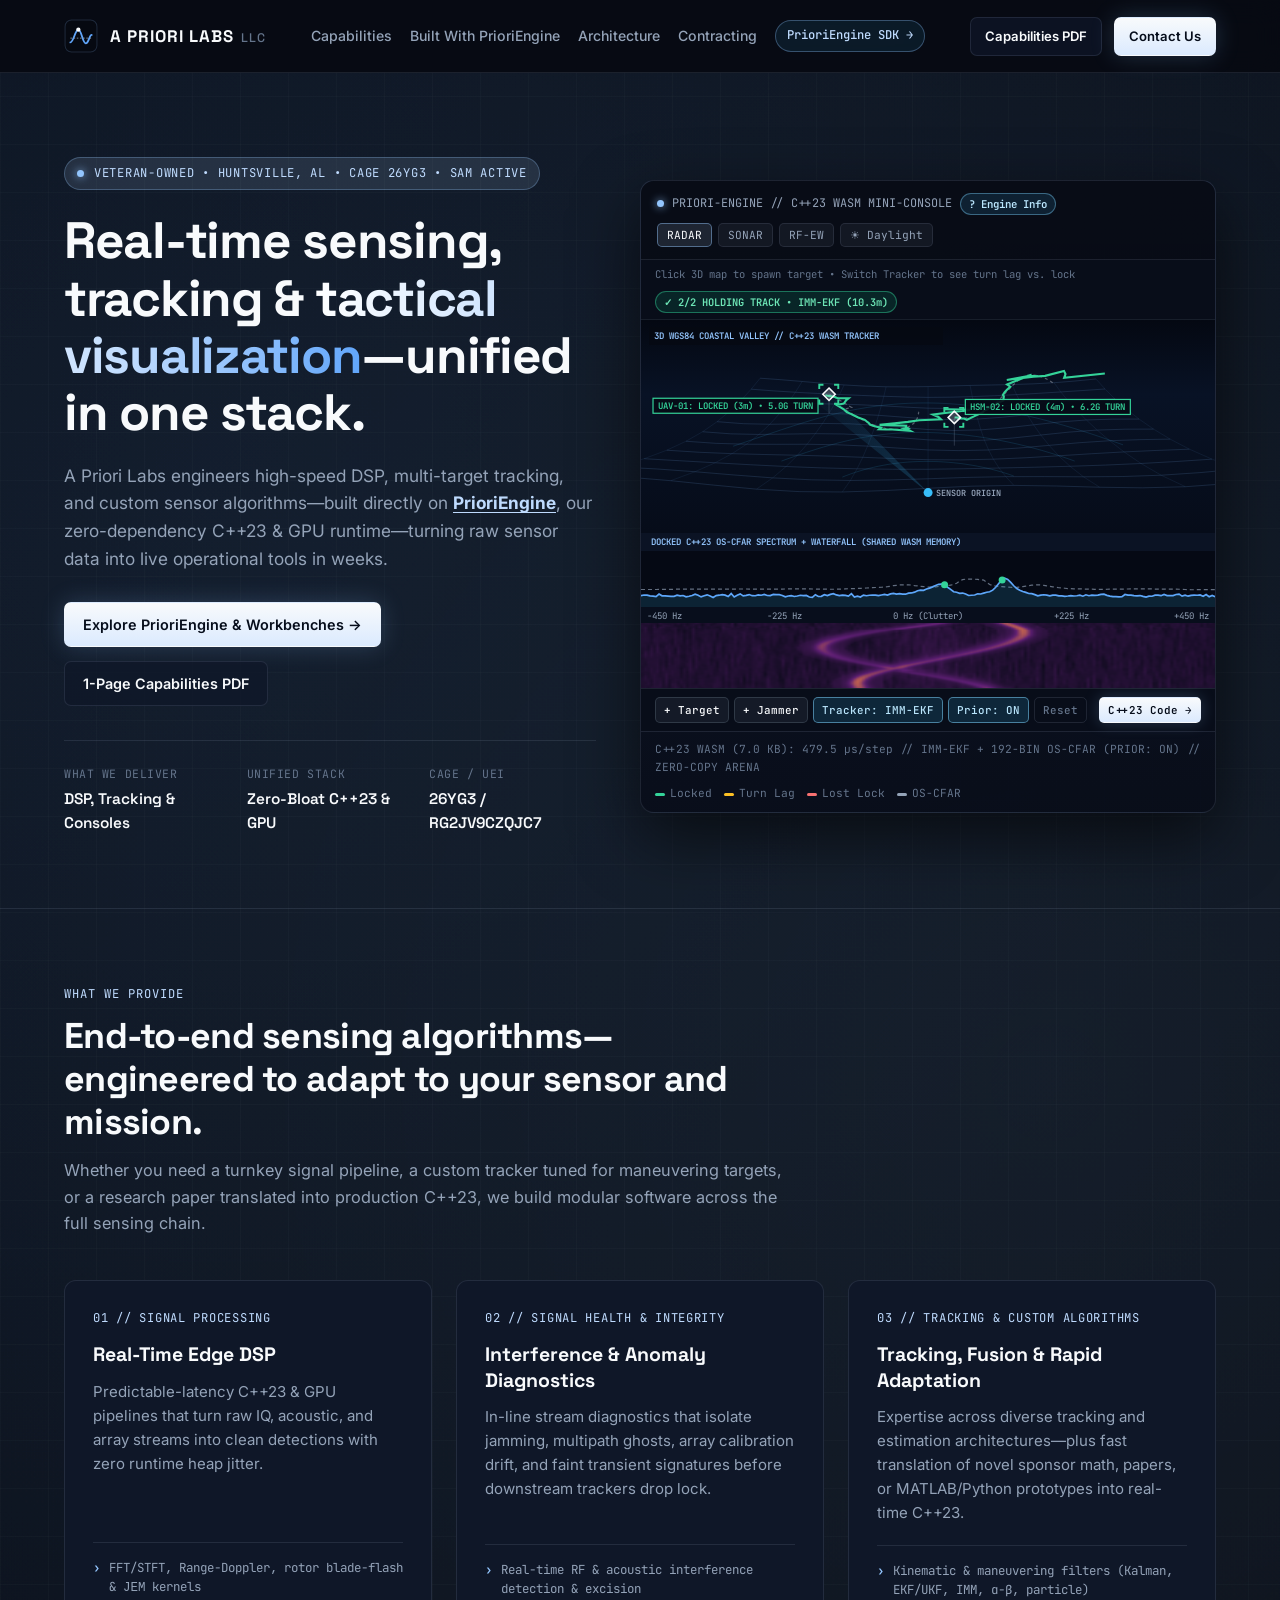
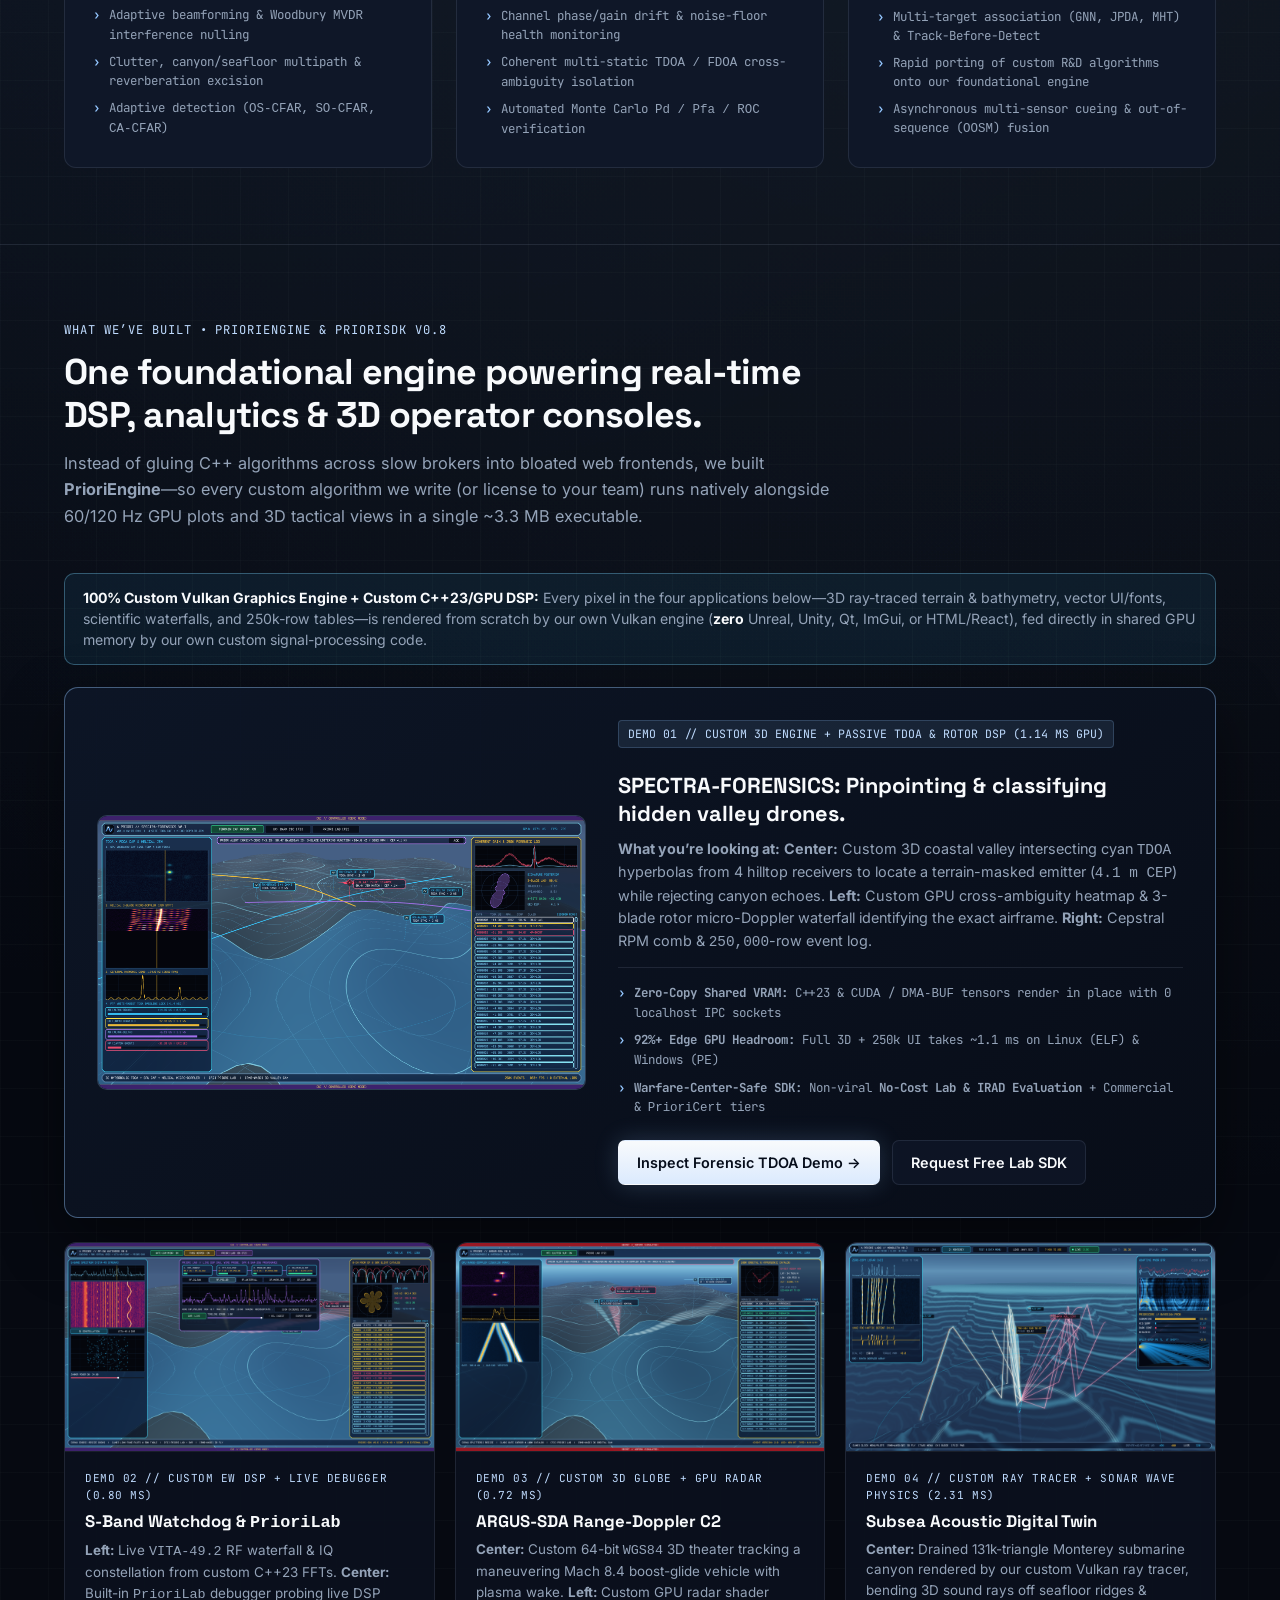
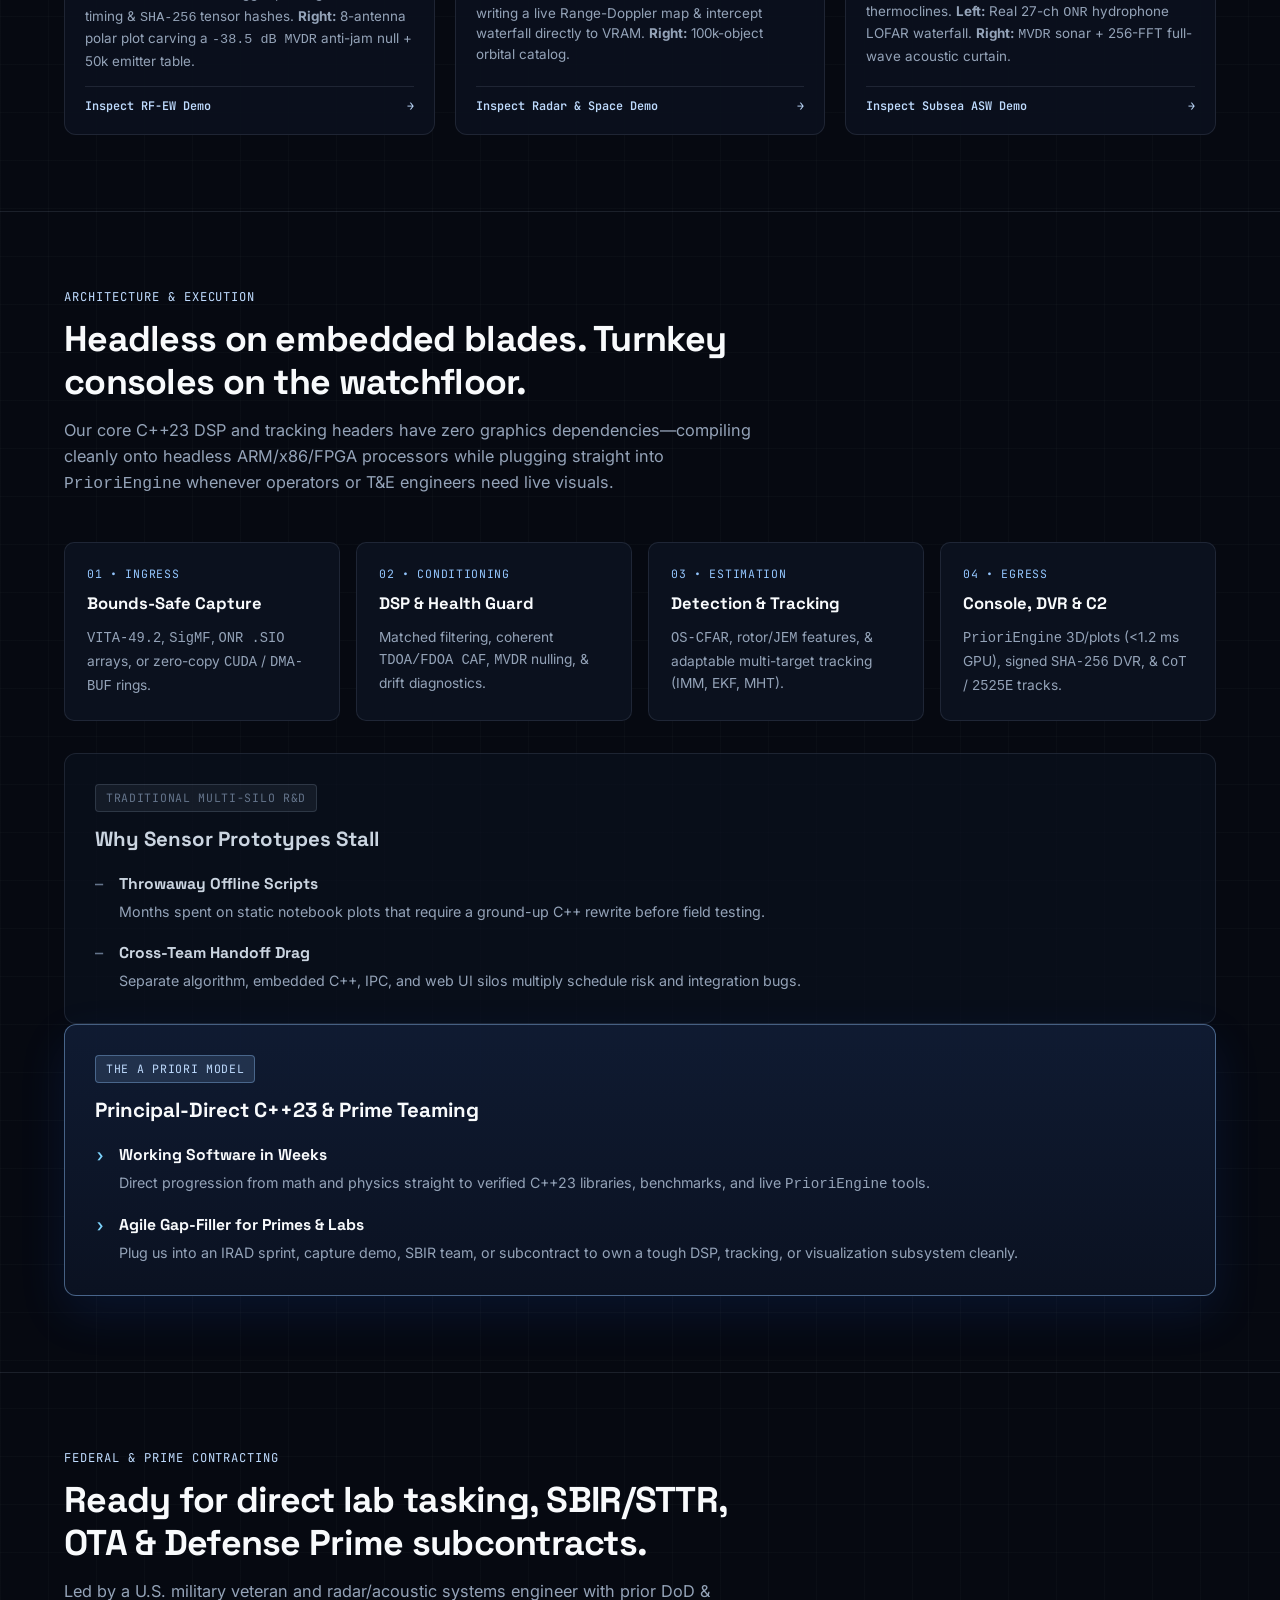
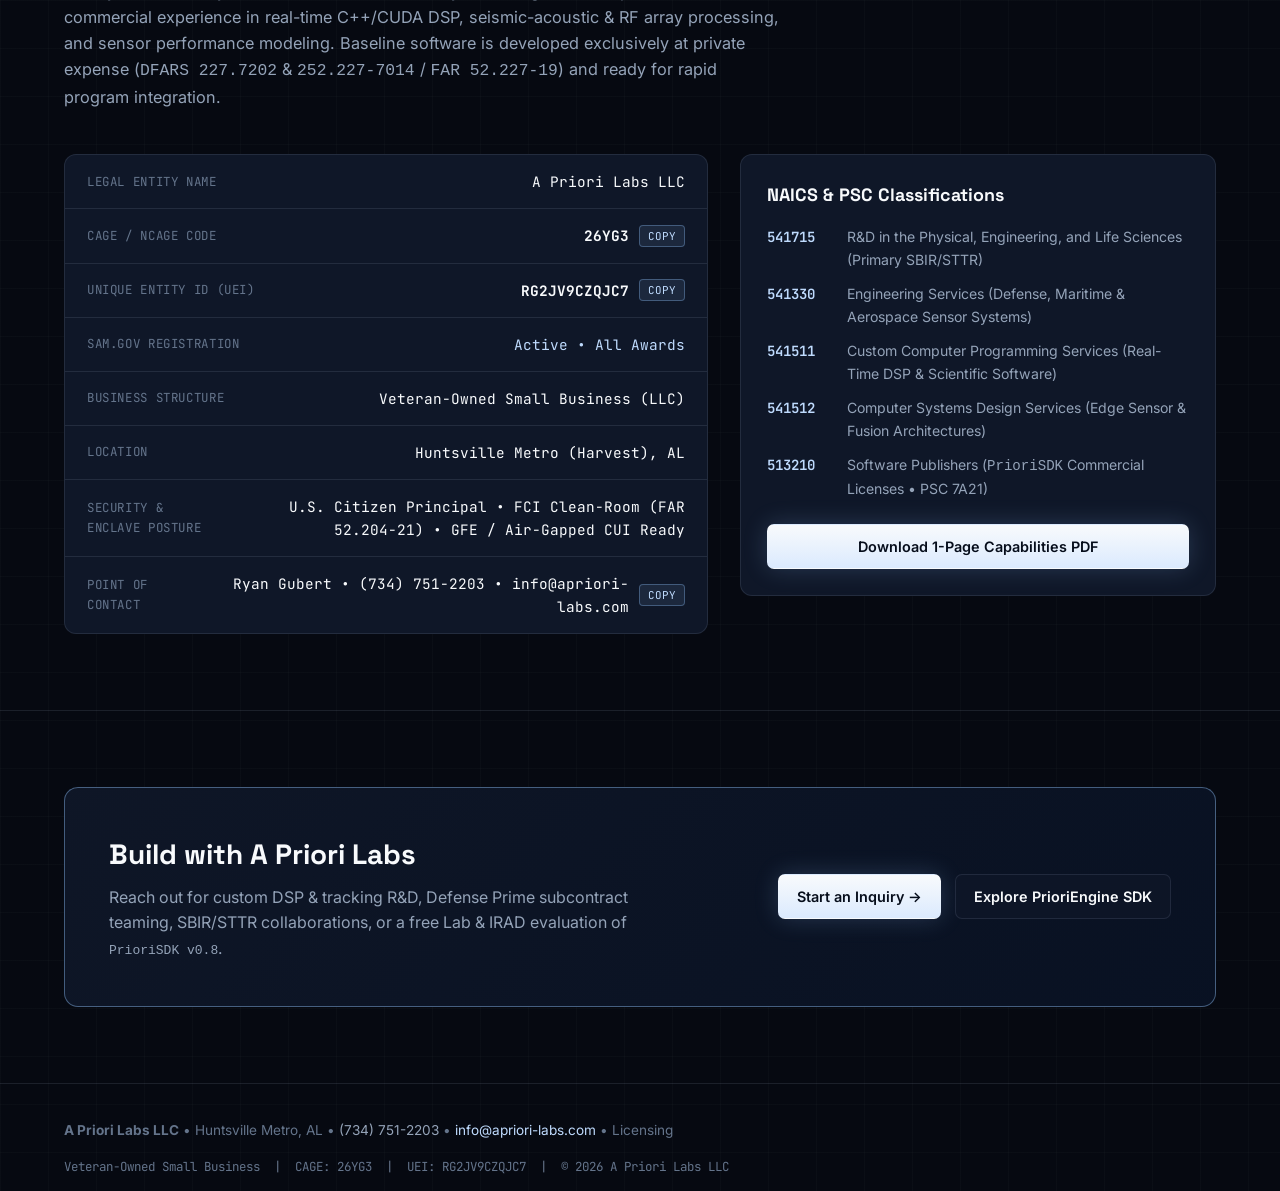
<file: index.html>
<!DOCTYPE html>
<html lang="en">
<head>
  <meta charset="UTF-8" />
  <meta name="viewport" content="width=device-width, initial-scale=1.0" />
  <title>A Priori Labs LLC | Real-Time Sensing, Tracking &amp; PrioriEngine Tactical Software</title>
  <meta name="description" content="A Priori Labs LLC (Huntsville, AL • CAGE 26YG3) engineers real-time C++23 DSP, multi-target tracking, custom sensing algorithms, and the zero-dependency PrioriEngine tactical visualization runtime." />
  <meta property="og:title" content="A Priori Labs LLC | Real-Time Sensing, Tracking &amp; Tactical Visualization" />
  <meta property="og:description" content="Custom DSP, multi-target tracking, and real-time sensor software unified on PrioriEngine—turning raw sensor streams into field-ready C++23 tools in weeks." />
  <meta property="og:type" content="website" />
  <meta property="og:url" content="https://apriori-labs.com/" />
  <link rel="canonical" href="https://apriori-labs.com/" />
  <script type="application/ld+json">
  {
    "@context": "https://schema.org",
    "@type": "Organization",
    "name": "A Priori Labs LLC",
    "url": "https://apriori-labs.com/",
    "email": "info@apriori-labs.com",
    "telephone": "+1-734-751-2203",
    "founder": {
      "@type": "Person",
      "name": "Ryan Gubert"
    },
    "address": {
      "@type": "PostalAddress",
      "addressLocality": "Huntsville",
      "addressRegion": "AL",
      "addressCountry": "US"
    },
    "knowsAbout": [
      "Real-Time Digital Signal Processing (C++23 & GPU)",
      "Multi-Target Tracking (Kalman, IMM, MHT, JPDA, Track-Before-Detect)",
      "Radar, Electronic Warfare, TDOA/FDOA and Rotor/JEM Micro-Doppler",
      "Passive/Active Sonar, Split-Step Parabolic Equation and Subsea ASW",
      "PrioriEngine and PrioriSDK Zero-Dependency Tactical Runtime"
    ],
    "description": "Veteran-Owned Small Business engineering real-time C++23 DSP, multi-target tracking, custom sensing algorithms, and the zero-dependency PrioriEngine tactical visualization runtime."
  }
  </script>
  <link rel="icon" type="image/svg+xml" href="assets/favicon.svg" />
  <link rel="preconnect" href="https://fonts.googleapis.com" />
  <link rel="preconnect" href="https://fonts.gstatic.com" crossorigin />
  <link href="https://fonts.googleapis.com/css2?family=Inter:wght@400;500;600;700&family=JetBrains+Mono:wght@400;500;600&family=Space+Grotesk:wght@600;700&display=swap" rel="stylesheet" />
  <link rel="stylesheet" href="styles.css?v=21" />
</head>
<body>
  <header class="site-header">
    <div class="container nav-bar">
      <a href="#" class="brand" aria-label="A Priori Labs LLC Home">
        <img src="assets/favicon.svg" alt="" class="brand-mark" />
        <span>A Priori Labs <span class="brand-sub">LLC</span></span>
      </a>

      <nav aria-label="Primary Navigation">
        <ul class="nav-links" id="navLinks">
          <li><a href="#capabilities">Capabilities</a></li>
          <li><a href="#engine">Built With PrioriEngine</a></li>
          <li><a href="#architecture">Architecture</a></li>
          <li><a href="#contracting">Contracting</a></li>
          <li><a href="engine.html" class="nav-pill-link">PrioriEngine SDK &rarr;</a></li>
        </ul>
      </nav>

      <div class="nav-actions">
        <a href="assets/A-Priori-Labs-Capabilities-Statement.pdf" class="btn btn-outline btn-sm" target="_blank" rel="noopener">Capabilities PDF</a>
        <a href="mailto:info@apriori-labs.com" class="btn btn-primary btn-sm" data-inquiry="general">Contact Us</a>
        <button class="mobile-toggle" id="mobileMenuBtn" aria-expanded="false" aria-controls="navLinks">MENU</button>
      </div>
    </div>
  </header>

  <main>
    <!-- Hero -->
    <section class="hero" style="border-top: none;">
      <div class="container hero-grid">
        <div>
          <div class="eyebrow">
            <span class="status-dot" aria-hidden="true"></span>
            <span>Veteran-Owned &bull; Huntsville, AL &bull; CAGE 26YG3 &bull; SAM Active</span>
          </div>
          <h1>
            Real-time sensing, tracking &amp; <span class="text-gradient">tactical visualization</span>—unified in one stack.
          </h1>
          <p class="hero-lead">
            A Priori Labs engineers high-speed DSP, multi-target tracking, and custom sensor algorithms—built directly on <a href="engine.html" style="color: var(--accent-ice); text-decoration: underline; text-underline-offset: 3px;"><strong>PrioriEngine</strong></a>, our zero-dependency C++23 &amp; GPU runtime—turning raw sensor data into live operational tools in weeks.
          </p>
          <div class="hero-cta">
            <a href="engine.html" class="btn btn-primary">
              Explore PrioriEngine &amp; Workbenches &rarr;
            </a>
            <a href="assets/A-Priori-Labs-Capabilities-Statement.pdf" class="btn btn-outline" target="_blank" rel="noopener">
              1-Page Capabilities PDF
            </a>
          </div>
          <div class="hero-metrics">
            <div>
              <div class="metric-label">What We Deliver</div>
              <div class="metric-value">DSP, Tracking &amp; Consoles</div>
            </div>
            <div>
              <div class="metric-label">Unified Stack</div>
              <div class="metric-value">Zero-Bloat C++23 &amp; GPU</div>
            </div>
            <div>
              <div class="metric-label">CAGE / UEI</div>
              <div class="metric-value">26YG3 / RG2JV9CZQJC7</div>
            </div>
          </div>
        </div>

        <!-- Live Interactive PrioriEngine Mini-Console (Coupled 3D Terrain + C++23 WASM Tracker + Docked Waterfall) -->
        <div class="dsp-panel" aria-label="Interactive PrioriEngine 3D Tracking and Spectrum Mini-Console">
          <div class="dsp-header">
            <div class="dsp-title">
              <span class="status-dot" aria-hidden="true"></span>
              <span>PRIORI-ENGINE // C++23 WASM MINI-CONSOLE</span>
              <button class="dsp-info-btn" id="btnEngineInfo" type="button" aria-expanded="false" aria-controls="consoleInfoPopover" title="What is running in this console?">? Engine Info</button>
            </div>
            <div class="dsp-tabs" role="tablist" aria-label="Theater Mode">
              <button class="dsp-tab active" data-mode="radar" type="button">RADAR</button>
              <button class="dsp-tab" data-mode="sonar" type="button">SONAR</button>
              <button class="dsp-tab" data-mode="diag" type="button">RF-EW</button>
              <button class="dsp-tab" id="btnConsoleTheme" type="button" title="Toggle MIL-STD-1472H Daylight vs. Dark CIC Watchfloor UX">&#9728; Daylight</button>
            </div>
          </div>
          <div class="dsp-subbar">
            <span class="dsp-hint">Click 3D map to spawn target &bull; Switch Tracker to see turn lag vs. lock</span>
            <span id="dspScorePill" class="dsp-score-pill pill-ok">&#10003; 2/2 HOLDING TRACK &bull; IMM-EKF (3.1m)</span>
          </div>
          <div class="dsp-canvas-wrap">
            <div class="console-info-popover" id="consoleInfoPopover" hidden>
              <div style="display: flex; justify-content: space-between; align-items: center; margin-bottom: 4px;">
                <strong>What You&rsquo;re Seeing &amp; How PrioriEngine Is Used Here</strong>
                <button class="copy-btn" id="btnCloseEngineInfo" type="button" style="padding: 2px 7px;">CLOSE &times;</button>
              </div>
              <ul>
                <li><strong>Real C++23 Engine Core (<code>priori_core.wasm</code> &bull; 7.0 KB):</strong> The kinematic trackers (<code>IMM-EKF</code>, <code>Kalman</code>, <code>&alpha;-&beta;</code>) and 65th-percentile <code>OS-CFAR</code> detector run live at 60 Hz in <strong>compiled freestanding C++23 WebAssembly</strong> (0 external libraries), sharing a zero-copy <code>Float32Array</code> tensor arena with the viewport—just like our native Vulkan <code>Linux ELF</code> / <code>Windows PE</code> runtime.</li>
                <li><strong>Scene Layout:</strong> Top pane shows a bottom-center sensor scanning a 3D valley while targets fly figure-8 paths with <strong>5.5G evasive turns</strong>; bottom dock shows the coupled Doppler spectrum &amp; waterfall.</li>
                <li><strong>See Tracker Lock vs. Failure:</strong> Switch <code>Tracker: IMM-EKF</code> &rarr; <code>Basic &alpha;-&beta;</code> to watch fixed-gain tracking <strong>break its 38m gate and coast off-target (red)</strong> in sharp turns, then switch back to <code>IMM-EKF</code> to re-lock (green)!</li>
              </ul>
            </div>
            <canvas id="dspCanvas"></canvas>
          </div>
          <div class="dsp-controls" aria-label="Mini-Console Controls">
            <div class="sim-btn-group">
              <button class="sim-btn" id="btnSpawnStealth" type="button" title="Inject maneuvering contact">+ Target</button>
              <button class="sim-btn" id="btnSpawnJammer" type="button" title="Inject directional jammer strobe">+ Jammer</button>
              <button class="sim-btn sim-btn-toggle active" id="btnTrackerCycle" type="button" title="Cycle C++23 tracker: IMM-EKF (holds turns) vs. Kalman (turn lag) vs. Basic alpha-beta (loses lock)">Tracker: IMM-EKF</button>
              <button class="sim-btn sim-btn-toggle active" id="btnPriorToggle" type="button" aria-pressed="true" title="Toggle adaptive clutter &amp; jammer nulling">Prior: ON</button>
              <button class="sim-btn sim-btn-ghost" id="btnResetSim" type="button" title="Reset scenario">Reset</button>
            </div>
            <button class="sim-btn sim-btn-report" id="btnOpenReport" type="button">
              C++23 Code &rarr;
            </button>
          </div>
          <div class="dsp-footer">
            <span id="dspReadout">C++23 WASM (7.0 KB): ACTIVE // IMM-EKF + 192-BIN OS-CFAR // ZERO-COPY ARENA</span>
            <div class="dsp-legend">
              <span class="legend-item"><span class="swatch" style="background:#34d399;"></span>Locked</span>
              <span class="legend-item"><span class="swatch swatch-amber"></span>Turn Lag</span>
              <span class="legend-item"><span class="swatch" style="background:#f87171;"></span>Lost Lock</span>
              <span class="legend-item"><span class="swatch swatch-slate"></span>OS-CFAR</span>
            </div>
          </div>
        </div>
      </div>
    </section>

    <!-- Core Capabilities (Concise, Clear & Broadened Beyond Narrow Filter Labels) -->
    <section id="capabilities">
      <div class="container">
        <div class="section-header">
          <span class="section-tag">What We Provide</span>
          <h2>End-to-end sensing algorithms—engineered to adapt to your sensor and mission.</h2>
          <p>
            Whether you need a turnkey signal pipeline, a custom tracker tuned for maneuvering targets, or a research paper translated into production C++23, we build modular software across the full sensing chain.
          </p>
        </div>

        <div class="pillars-grid">
          <article class="card">
            <div class="card-index">01 // SIGNAL PROCESSING</div>
            <h3>Real-Time Edge DSP</h3>
            <p>
              Predictable-latency C++23 &amp; GPU pipelines that turn raw IQ, acoustic, and array streams into clean detections with zero runtime heap jitter.
            </p>
            <ul class="tech-list">
              <li>FFT/STFT, Range-Doppler, rotor blade-flash &amp; <code>JEM</code> kernels</li>
              <li>Adaptive beamforming &amp; Woodbury <code>MVDR</code> interference nulling</li>
              <li>Clutter, canyon/seafloor multipath &amp; reverberation excision</li>
              <li>Adaptive detection (<code>OS-CFAR</code>, <code>SO-CFAR</code>, <code>CA-CFAR</code>)</li>
            </ul>
          </article>

          <article class="card">
            <div class="card-index">02 // SIGNAL HEALTH &amp; INTEGRITY</div>
            <h3>Interference &amp; Anomaly Diagnostics</h3>
            <p>
              In-line stream diagnostics that isolate jamming, multipath ghosts, array calibration drift, and faint transient signatures before downstream trackers drop lock.
            </p>
            <ul class="tech-list">
              <li>Real-time RF &amp; acoustic interference detection &amp; excision</li>
              <li>Channel phase/gain drift &amp; noise-floor health monitoring</li>
              <li>Coherent multi-static <code>TDOA / FDOA</code> cross-ambiguity isolation</li>
              <li>Automated Monte Carlo <code>Pd / Pfa / ROC</code> verification</li>
            </ul>
          </article>

          <article class="card">
            <div class="card-index">03 // TRACKING &amp; CUSTOM ALGORITHMS</div>
            <h3>Tracking, Fusion &amp; Rapid Adaptation</h3>
            <p>
              Expertise across diverse tracking and estimation architectures—plus fast translation of novel sponsor math, papers, or MATLAB/Python prototypes into real-time C++23.
            </p>
            <ul class="tech-list">
              <li>Kinematic &amp; maneuvering filters (Kalman, EKF/UKF, IMM, &alpha;-&beta;, particle)</li>
              <li>Multi-target association (GNN, JPDA, MHT) &amp; Track-Before-Detect</li>
              <li>Rapid porting of custom R&amp;D algorithms onto our foundational engine</li>
              <li>Asynchronous multi-sensor cueing &amp; out-of-sequence (<code>OOSM</code>) fusion</li>
            </ul>
          </article>
        </div>
      </div>
    </section>

    <!-- What We've Created: PrioriEngine Showcase + Visual Trio -->
    <section id="engine">
      <div class="container">
        <div class="section-header" style="max-width: 800px;">
          <span class="section-tag">What We&rsquo;ve Built &bull; PrioriEngine &amp; PrioriSDK v0.8</span>
          <h2>One foundational engine powering real-time DSP, analytics &amp; 3D operator consoles.</h2>
          <p>
            Instead of gluing C++ algorithms across slow brokers into bloated web frontends, we built <strong>PrioriEngine</strong>—so every custom algorithm we write (or license to your team) runs natively alongside 60/120 Hz GPU plots and 3D tactical views in a single ~3.3 MB executable.
          </p>
        </div>

        <div class="custom-stack-banner">
          <strong>100% Custom Vulkan Graphics Engine + Custom C++23/GPU DSP:</strong> Every pixel in the four applications below—3D ray-traced terrain &amp; bathymetry, vector UI/fonts, scientific waterfalls, and 250k-row tables—is rendered from scratch by our own Vulkan engine (<strong>zero</strong> Unreal, Unity, Qt, ImGui, or HTML/React), fed directly in shared GPU memory by our own custom signal-processing code.
        </div>

        <div class="engine-bridge-card">
          <div class="engine-bridge-media">
            <a href="engine.html?tab=forensics#showcase" title="Inspect Tab 01: SPECTRA-FORENSICS TDOA &amp; Rotor Blade-Flash Workbench">
              <img src="assets/showcase_spectra_forensics.png" alt="SPECTRA-FORENSICS built on PrioriSDK v0.8 showing 3D hyperbolic TDOA geolocation, GPU Cross-Ambiguity heatmap, helical rotor blade-flash waterfall, MIL-STD-1472H ACK alarm banner, and 250,000-row forensic log" loading="lazy" />
            </a>
          </div>

          <div>
            <span class="domain-badge">DEMO 01 // CUSTOM 3D ENGINE + PASSIVE TDOA &amp; ROTOR DSP (1.14 MS GPU)</span>
            <h3 style="font-family: var(--font-display); font-size: 1.36rem; margin: 10px 0 10px; line-height: 1.28;">
              SPECTRA-FORENSICS: Pinpointing &amp; classifying hidden valley drones.
            </h3>
            <p style="color: var(--text-secondary); font-size: 0.9rem; line-height: 1.56; margin-bottom: 14px;">
              <strong>What you&rsquo;re looking at:</strong> <strong>Center:</strong> Custom 3D coastal valley intersecting cyan <code>TDOA</code> hyperbolas from 4 hilltop receivers to locate a terrain-masked emitter (<code>4.1 m CEP</code>) while rejecting canyon echoes. <strong>Left:</strong> Custom GPU cross-ambiguity heatmap &amp; 3-blade rotor micro-Doppler waterfall identifying the exact airframe. <strong>Right:</strong> Cepstral RPM comb &amp; <code>250,000</code>-row event log.
            </p>
            <ul class="tech-list">
              <li><strong>Zero-Copy Shared VRAM:</strong> C++23 &amp; <code>CUDA</code> / <code>DMA-BUF</code> tensors render in place with 0 localhost IPC sockets</li>
              <li><strong>92%+ Edge GPU Headroom:</strong> Full 3D + 250k UI takes ~1.1 ms on Linux (<code>ELF</code>) &amp; Windows (<code>PE</code>)</li>
              <li><strong>Warfare-Center-Safe SDK:</strong> Non-viral <strong>No-Cost Lab &amp; IRAD Evaluation</strong> + Commercial &amp; <code>PrioriCert</code> tiers</li>
            </ul>
            <div class="engine-bridge-actions">
              <a href="engine.html?tab=forensics#showcase" class="btn btn-primary">
                Inspect Forensic TDOA Demo &rarr;
              </a>
              <a href="mailto:info@apriori-labs.com?subject=PrioriSDK%20v0.8%20Lab%20%26%20IRAD%20Evaluation%20Request" class="btn btn-outline" data-inquiry="eval">
                Request Free Lab SDK
              </a>
            </div>
          </div>
        </div>

        <!-- Visual Showcase Trio of Built Workbenches (Each Deep-Links to Its Specific Demo Tab!) -->
        <div class="showcase-trio" aria-label="Examples Built on PrioriEngine">
          <a href="engine.html?tab=rf#showcase" class="trio-card" style="text-decoration: none;">
            <span class="trio-thumb">
              <img src="assets/showcase_rf_ew.png" alt="RF-EW Spectrum Watchdog and PrioriLab Wire-Probe" loading="lazy" />
            </span>
            <div class="trio-body">
              <span class="trio-tag">DEMO 02 // CUSTOM EW DSP + LIVE DEBUGGER (0.80 MS)</span>
              <h4>S-Band Watchdog &amp; <code>PrioriLab</code></h4>
              <p>
                <strong>Left:</strong> Live <code>VITA-49.2</code> RF waterfall &amp; IQ constellation from custom C++23 FFTs. <strong>Center:</strong> Built-in <code>PrioriLab</code> debugger probing live DSP timing &amp; <code>SHA-256</code> tensor hashes. <strong>Right:</strong> 8-antenna polar plot carving a <code>-38.5 dB MVDR</code> anti-jam null + 50k emitter table.
              </p>
              <span class="trio-cta"><span>Inspect RF-EW Demo</span><span>&rarr;</span></span>
            </div>
          </a>

          <a href="engine.html?tab=sda#showcase" class="trio-card" style="text-decoration: none;">
            <span class="trio-thumb">
              <img src="assets/showcase_sda_hypersonic.png" alt="ARGUS-SDA Orbital and Hypersonic Range-Doppler C2" loading="lazy" />
            </span>
            <div class="trio-body">
              <span class="trio-tag">DEMO 03 // CUSTOM 3D GLOBE + GPU RADAR (0.72 MS)</span>
              <h4>ARGUS-SDA Range-Doppler C2</h4>
              <p>
                <strong>Center:</strong> Custom 64-bit <code>WGS84</code> 3D theater tracking a maneuvering Mach 8.4 boost-glide vehicle with plasma wake. <strong>Left:</strong> Custom GPU radar shader writing a live Range-Doppler map &amp; intercept waterfall directly to VRAM. <strong>Right:</strong> 100k-object orbital catalog.
              </p>
              <span class="trio-cta"><span>Inspect Radar &amp; Space Demo</span><span>&rarr;</span></span>
            </div>
          </a>

          <a href="engine.html?tab=asw#showcase" class="trio-card" style="text-decoration: none;">
            <span class="trio-thumb">
              <img src="assets/showcase_monterey_canyon.png" alt="Subsea ASW Acoustic Digital Twin over Monterey Canyon" loading="lazy" />
            </span>
            <div class="trio-body">
              <span class="trio-tag">DEMO 04 // CUSTOM RAY TRACER + SONAR WAVE PHYSICS (2.31 MS)</span>
              <h4>Subsea Acoustic Digital Twin</h4>
              <p>
                <strong>Center:</strong> Drained 131k-triangle Monterey submarine canyon rendered by our custom Vulkan ray tracer, bending 3D sound rays off seafloor ridges &amp; thermoclines. <strong>Left:</strong> Real 27-ch <code>ONR</code> hydrophone LOFAR waterfall. <strong>Right:</strong> <code>MVDR</code> sonar + 256-FFT full-wave acoustic curtain.
              </p>
              <span class="trio-cta"><span>Inspect Subsea ASW Demo</span><span>&rarr;</span></span>
            </div>
          </a>
        </div>
      </div>
    </section>

    <!-- Streamlined Architecture & Execution Flow -->
    <section id="architecture">
      <div class="container">
        <div class="section-header">
          <span class="section-tag">Architecture &amp; Execution</span>
          <h2>Headless on embedded blades. Turnkey consoles on the watchfloor.</h2>
          <p>
            Our core C++23 DSP and tracking headers have zero graphics dependencies—compiling cleanly onto headless ARM/x86/FPGA processors while plugging straight into <code>PrioriEngine</code> whenever operators or T&amp;E engineers need live visuals.
          </p>
        </div>

        <div class="pipeline-flow">
          <div class="stage-box">
            <div class="stage-step">01 &bull; Ingress</div>
            <h4>Bounds-Safe Capture</h4>
            <p><code>VITA-49.2</code>, <code>SigMF</code>, <code>ONR .SIO</code> arrays, or zero-copy <code>CUDA</code> / <code>DMA-BUF</code> rings.</p>
          </div>
          <div class="stage-box">
            <div class="stage-step">02 &bull; Conditioning</div>
            <h4>DSP &amp; Health Guard</h4>
            <p>Matched filtering, coherent <code>TDOA/FDOA CAF</code>, <code>MVDR</code> nulling, &amp; drift diagnostics.</p>
          </div>
          <div class="stage-box">
            <div class="stage-step">03 &bull; Estimation</div>
            <h4>Detection &amp; Tracking</h4>
            <p><code>OS-CFAR</code>, rotor/<code>JEM</code> features, &amp; adaptable multi-target tracking (IMM, EKF, MHT).</p>
          </div>
          <div class="stage-box">
            <div class="stage-step">04 &bull; Egress</div>
            <h4>Console, DVR &amp; C2</h4>
            <p><code>PrioriEngine</code> 3D/plots (&lt;1.2 ms GPU), signed <code>SHA-256</code> DVR, &amp; <code>CoT</code> / <code>2525E</code> tracks.</p>
          </div>
        </div>

        <div class="velocity-compare" style="margin-top: 28px;">
          <div class="compare-card compare-legacy">
            <span class="compare-badge badge-muted">TRADITIONAL MULTI-SILO R&amp;D</span>
            <h3>Why Sensor Prototypes Stall</h3>
            <ul class="compare-list">
              <li>
                <strong>Throwaway Offline Scripts</strong>
                <span>Months spent on static notebook plots that require a ground-up C++ rewrite before field testing.</span>
              </li>
              <li>
                <strong>Cross-Team Handoff Drag</strong>
                <span>Separate algorithm, embedded C++, IPC, and web UI silos multiply schedule risk and integration bugs.</span>
              </li>
            </ul>
          </div>

          <div class="compare-card compare-apriori">
            <span class="compare-badge badge-active">THE A PRIORI MODEL</span>
            <h3>Principal-Direct C++23 &amp; Prime Teaming</h3>
            <ul class="compare-list">
              <li>
                <strong>Working Software in Weeks</strong>
                <span>Direct progression from math and physics straight to verified C++23 libraries, benchmarks, and live <code>PrioriEngine</code> tools.</span>
              </li>
              <li>
                <strong>Agile Gap-Filler for Primes &amp; Labs</strong>
                <span>Plug us into an IRAD sprint, capture demo, SBIR team, or subcontract to own a tough DSP, tracking, or visualization subsystem cleanly.</span>
              </li>
            </ul>
          </div>
        </div>
      </div>
    </section>

    <!-- Government & Commercial Contracting -->
    <section id="contracting">
      <div class="container">
        <div class="section-header">
          <span class="section-tag">Federal &amp; Prime Contracting</span>
          <h2>Ready for direct lab tasking, SBIR/STTR, OTA &amp; Defense Prime subcontracts.</h2>
          <p>
            Led by a U.S. military veteran and radar/acoustic systems engineer with prior DoD &amp; commercial experience in real-time C++/CUDA DSP, seismic-acoustic &amp; RF array processing, and sensor performance modeling. Baseline software is developed exclusively at private expense (<code>DFARS 227.7202</code> &amp; <code>252.227-7014</code> / <code>FAR 52.227-19</code>) and ready for rapid program integration.
          </p>
        </div>

        <div class="contracting-wrap">
          <div class="id-table" aria-label="Corporate Registration Identifiers">
            <div class="id-row">
              <div class="id-key">Legal Entity Name</div>
              <div class="id-val">A Priori Labs LLC</div>
            </div>
            <div class="id-row">
              <div class="id-key">CAGE / NCAGE Code</div>
              <div class="id-val">
                <strong>26YG3</strong>
                <button class="copy-btn" type="button" data-copy="26YG3">COPY</button>
              </div>
            </div>
            <div class="id-row">
              <div class="id-key">Unique Entity ID (UEI)</div>
              <div class="id-val">
                <strong>RG2JV9CZQJC7</strong>
                <button class="copy-btn" type="button" data-copy="RG2JV9CZQJC7">COPY</button>
              </div>
            </div>
            <div class="id-row">
              <div class="id-key">SAM.gov Registration</div>
              <div class="id-val" style="color: var(--accent-ice);">Active &bull; All Awards</div>
            </div>
            <div class="id-row">
              <div class="id-key">Business Structure</div>
              <div class="id-val">Veteran-Owned Small Business (LLC)</div>
            </div>
            <div class="id-row">
              <div class="id-key">Location</div>
              <div class="id-val">Huntsville Metro (Harvest), AL</div>
            </div>
            <div class="id-row">
              <div class="id-key">Security &amp; Enclave Posture</div>
              <div class="id-val"><span>U.S. Citizen Principal &bull; FCI Clean-Room (FAR 52.204-21) &bull; GFE / Air-Gapped CUI Ready</span></div>
            </div>
            <div class="id-row">
              <div class="id-key">Point of Contact</div>
              <div class="id-val">
                <span>Ryan Gubert &bull; <a href="tel:+17347512203" style="color: inherit;">(734) 751-2203</a> &bull; info@apriori-labs.com</span>
                <button class="copy-btn" type="button" data-copy="info@apriori-labs.com">COPY</button>
              </div>
            </div>
          </div>

          <div class="naics-panel">
            <h3>NAICS &amp; PSC Classifications</h3>
            <ul class="naics-list">
              <li>
                <span class="naics-code">541715</span>
                <span>R&amp;D in the Physical, Engineering, and Life Sciences (Primary SBIR/STTR)</span>
              </li>
              <li>
                <span class="naics-code">541330</span>
                <span>Engineering Services (Defense, Maritime &amp; Aerospace Sensor Systems)</span>
              </li>
              <li>
                <span class="naics-code">541511</span>
                <span>Custom Computer Programming Services (Real-Time DSP &amp; Scientific Software)</span>
              </li>
              <li>
                <span class="naics-code">541512</span>
                <span>Computer Systems Design Services (Edge Sensor &amp; Fusion Architectures)</span>
              </li>
              <li>
                <span class="naics-code">513210</span>
                <span>Software Publishers (<code>PrioriSDK</code> Commercial Licenses &bull; PSC 7A21)</span>
              </li>
            </ul>
            <a href="assets/A-Priori-Labs-Capabilities-Statement.pdf" class="btn btn-primary" style="width: 100%;" target="_blank" rel="noopener">
              Download 1-Page Capabilities PDF
            </a>
          </div>
        </div>
      </div>
    </section>

    <!-- Contact CTA -->
    <section id="contact">
      <div class="container">
        <div class="cta-banner">
          <div>
            <h2>Build with A Priori Labs</h2>
            <p>
              Reach out for custom DSP &amp; tracking R&amp;D, Defense Prime subcontract teaming, SBIR/STTR collaborations, or a free Lab &amp; IRAD evaluation of <code>PrioriSDK v0.8</code>.
            </p>
          </div>
          <div class="cta-buttons">
            <a href="mailto:info@apriori-labs.com?subject=A%20Priori%20Labs%20Inquiry" class="btn btn-primary" data-inquiry="general">
              Start an Inquiry &rarr;
            </a>
            <a href="engine.html" class="btn btn-outline">
              Explore PrioriEngine SDK
            </a>
          </div>
        </div>
      </div>
    </section>
  </main>

  <footer class="site-footer">
    <div class="container footer-inner">
      <div>
        <strong>A Priori Labs LLC</strong> &bull; Huntsville Metro, AL &bull; <a href="tel:+17347512203" style="color: var(--text-secondary);">(734) 751-2203</a> &bull; <a href="mailto:info@apriori-labs.com" style="color: var(--accent-ice);">info@apriori-labs.com</a> &bull; <a href="license.html" style="color: var(--text-muted);">Licensing</a>
      </div>
      <div class="footer-meta">
        Veteran-Owned Small Business &nbsp;|&nbsp; CAGE: 26YG3 &nbsp;|&nbsp; UEI: RG2JV9CZQJC7 &nbsp;|&nbsp; &copy; 2026 A Priori Labs LLC
      </div>
    </div>
  </footer>

  <!-- Instant Mini-Console Telemetry & Code Generator Modal -->
  <div class="modal-backdrop" id="analysisModal" hidden aria-hidden="true">
    <div class="modal-dialog" role="dialog" aria-modal="true" aria-labelledby="modalTitle">
      <div class="modal-header">
        <div>
          <span class="modal-eyebrow" id="modalEyebrow">PRIORI-ENGINE TELEMETRY // GENERATED IN &lt; 2 MS</span>
          <h3 id="modalTitle">Live Scenario Telemetry &amp; Executable C++23 Code</h3>
        </div>
        <button class="modal-close" id="btnCloseModal" type="button" aria-label="Close Analysis Modal">&times;</button>
      </div>

      <div class="modal-tabs" role="tablist">
        <button class="modal-tab active" data-modal-tab="report" type="button">01 // Tracker &amp; CFAR Telemetry</button>
        <button class="modal-tab" data-modal-tab="cpp" type="button">02 // Headless C++23 Tracker (.hpp)</button>
        <button class="modal-tab" data-modal-tab="python" type="button">03 // Live PrioriSDK Console (.cpp)</button>
      </div>

      <div class="modal-body">
        <!-- Tab 1: Engineering Analysis -->
        <div class="modal-pane active" id="pane-report">
          <div class="report-kpis" id="reportKpis"></div>
          <div class="report-Rank" id="reportRankBox"></div>
          <div class="report-narrative" id="reportNarrative"></div>

          <div class="report-table-wrap">
            <table class="report-table" aria-label="Synthetic Target Telemetry Breakdown">
              <thead>
                <tr>
                  <th>Track ID</th>
                  <th>Doppler / Axis</th>
                  <th>Injected SNR</th>
                  <th>CFAR Margin</th>
                  <th>Tracker Custody</th>
                </tr>
              </thead>
              <tbody id="reportTableBody"></tbody>
            </table>
          </div>

          <div class="insight-callout">
            <div>
              <strong>From custom math to live C++23 consoles—in one unified stack.</strong>
              <p>
                Whether your mission calls for an <code>IMM</code> maneuver tracker, <code>MHT</code> association, or a custom research algorithm from a new paper, we implement it in deterministic C++23 directly on <code>PrioriEngine</code>.
              </p>
            </div>
            <div class="insight-actions">
              <button class="btn btn-primary btn-sm" id="btnJumpToCode" type="button">Inspect C++23 Code &rarr;</button>
              <button class="btn btn-outline btn-sm" id="btnCopyReport" type="button">Copy Brief (.md)</button>
            </div>
          </div>
        </div>

        <!-- Tab 2: Deterministic Zero-Heap C++23 Tracker Kernel -->
        <div class="modal-pane" id="pane-cpp" hidden>
          <div class="code-toolbar">
            <span>Zero-heap C++23 kinematic tracker header (Headless ARM / x86 / FPGA ready)</span>
            <button class="copy-btn" id="btnCopyCpp" type="button">COPY C++23 TRACKER</button>
          </div>
          <pre class="code-block"><code id="codeCpp"></code></pre>
        </div>

        <!-- Tab 3: Auto-Configured PrioriSDK v0.8 Console -->
        <div class="modal-pane" id="pane-python" hidden>
          <div class="code-toolbar">
            <span>Complete zero-dependency PrioriSDK v0.8 3D + Waterfall console configured from your live tracks</span>
            <button class="copy-btn" id="btnCopyPython" type="button">COPY PRIORISDK APP</button>
          </div>
          <pre class="code-block"><code id="codePython"></code></pre>
        </div>
      </div>
    </div>
  </div>

  <script src="app.js?v=21"></script>
</body>
</html>
</file>
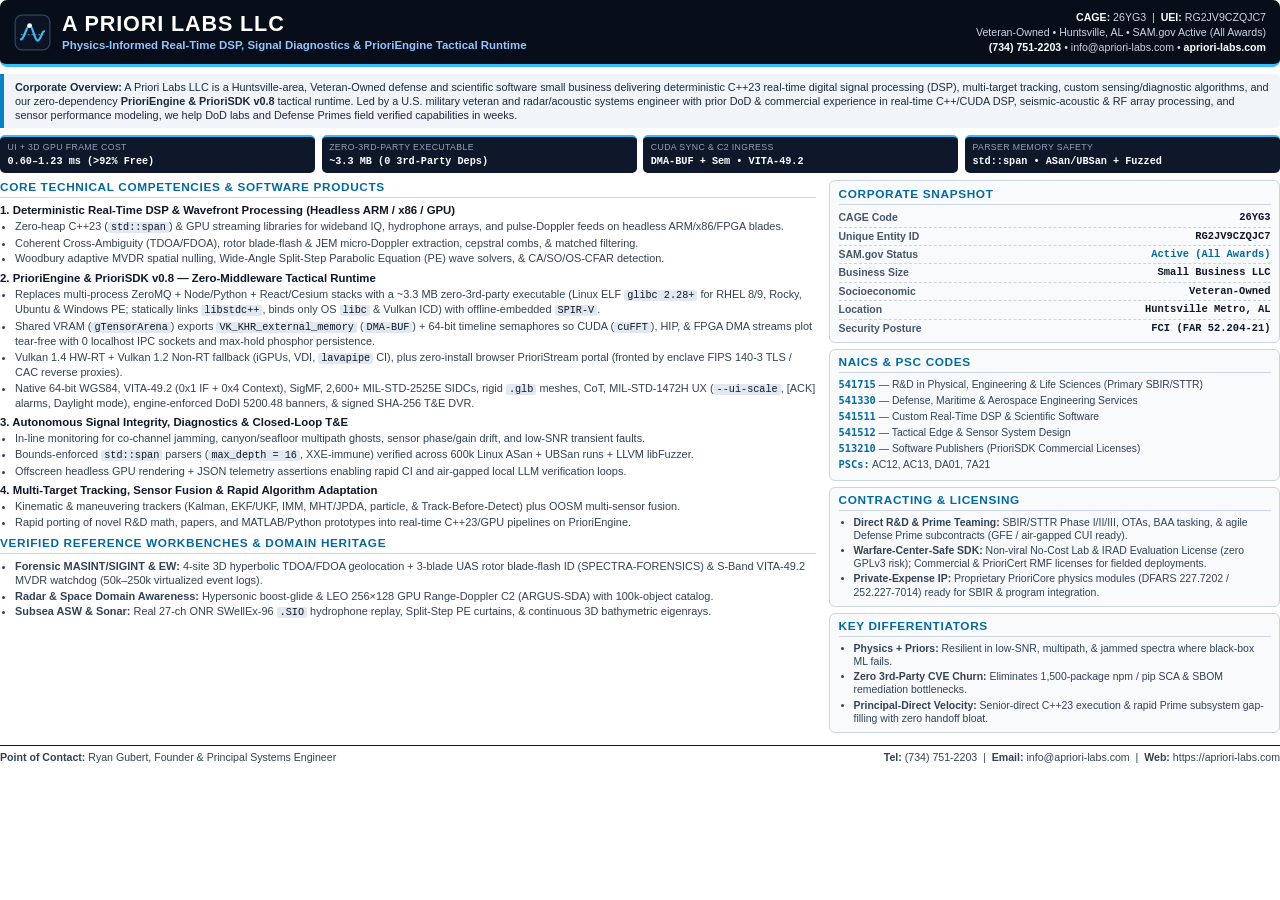
<file: capabilities.html>
<!DOCTYPE html>
<html lang="en">
<head>
  <meta charset="UTF-8" />
  <title>A Priori Labs LLC — Capabilities Statement (CAGE 26YG3)</title>
  <style>
    @page {
      size: letter;
      margin: 0.20in 0.34in;
    }
    * {
      box-sizing: border-box;
      margin: 0;
      padding: 0;
    }
    body {
      font-family: 'Segoe UI', -apple-system, BlinkMacSystemFont, Roboto, Helvetica, Arial, sans-serif;
      color: #0f172a;
      background: #ffffff;
      font-size: 8.2pt;
      line-height: 1.28;
      -webkit-print-color-adjust: exact;
      print-color-adjust: exact;
    }
    .header {
      background: #070d19;
      color: #f8fafc;
      padding: 9.5px 14px;
      border-radius: 7px;
      display: flex;
      justify-content: space-between;
      align-items: center;
      border-bottom: 3px solid #38bdf8;
      margin-bottom: 6.5px;
    }
    .brand-left {
      display: flex;
      align-items: center;
      gap: 11px;
    }
    .brand-logo {
      width: 37px;
      height: 37px;
      flex-shrink: 0;
    }
    .brand-title {
      font-size: 16.2pt;
      font-weight: 800;
      letter-spacing: 0.04em;
      color: #ffffff;
      line-height: 1.1;
    }
    .brand-tagline {
      font-size: 8.6pt;
      color: #93c5fd;
      font-weight: 600;
      margin-top: 2.5px;
    }
    .header-meta {
      text-align: right;
      font-size: 7.95pt;
      color: #cbd5e1;
      line-height: 1.42;
      white-space: nowrap;
      flex-shrink: 0;
    }
    .header-meta strong {
      color: #ffffff;
    }
    .summary-box {
      background: #f1f5f9;
      border-left: 4px solid #0284c7;
      padding: 6px 11px;
      border-radius: 0 6px 6px 0;
      margin-bottom: 6.5px;
      font-size: 8.15pt;
      line-height: 1.31;
      color: #1e293b;
    }
    .kpi-band {
      display: grid;
      grid-template-columns: repeat(4, 1fr);
      gap: 6.5px;
      margin-bottom: 7.5px;
    }
    .kpi-pill {
      background: #0f172a;
      color: #f8fafc;
      border-radius: 5px;
      padding: 4.8px 7.5px;
      border-top: 2px solid #38bdf8;
    }
    .kpi-pill span {
      display: block;
      font-size: 6.55pt;
      text-transform: uppercase;
      letter-spacing: 0.045em;
      color: #94a3b8;
    }
    .kpi-pill strong {
      font-size: 7.65pt;
      color: #ffffff;
      font-family: Consolas, 'Courier New', monospace;
      white-space: nowrap;
    }
    .grid-main {
      display: grid;
      grid-template-columns: 1.52fr 0.84fr;
      gap: 13px;
    }
    h2 {
      font-size: 8.85pt;
      text-transform: uppercase;
      letter-spacing: 0.055em;
      color: #0369a1;
      border-bottom: 1.5px solid #cbd5e1;
      padding-bottom: 2px;
      margin-bottom: 4.5px;
      margin-top: 7px;
    }
    h2:first-child {
      margin-top: 0;
    }
    .comp-block {
      margin-bottom: 5.5px;
    }
    .comp-block h3 {
      font-size: 8.55pt;
      color: #0f172a;
      margin-bottom: 1.5px;
    }
    ul {
      padding-left: 15px;
      color: #334155;
    }
    li {
      margin-bottom: 1.8px;
    }
    code {
      font-family: Consolas, 'Courier New', monospace;
      font-size: 7.65pt;
      color: #0f172a;
      background: #e2e8f0;
      padding: 0 3px;
      border-radius: 2px;
      white-space: nowrap;
    }
    .sidebar-card {
      background: #f8fafc;
      border: 1px solid #cbd5e1;
      border-radius: 6px;
      padding: 5.5px 8.5px;
      margin-bottom: 5.5px;
    }
    .kv-row {
      display: flex;
      justify-content: space-between;
      padding: 2px 0;
      border-bottom: 1px dashed #cbd5e1;
      font-size: 7.85pt;
    }
    .kv-row:last-child {
      border-bottom: none;
    }
    .kv-key {
      color: #475569;
      font-weight: 600;
    }
    .kv-val {
      color: #0f172a;
      font-weight: 700;
      font-family: Consolas, 'Courier New', monospace;
    }
    .naics-item {
      font-size: 7.75pt;
      margin-bottom: 2.3px;
      color: #334155;
      line-height: 1.24;
    }
    .naics-item strong {
      color: #0369a1;
      font-family: Consolas, monospace;
    }
    .diff-list li {
      margin-bottom: 2px;
      font-size: 7.85pt;
      line-height: 1.26;
    }
    .footer {
      margin-top: 6px;
      padding-top: 5px;
      border-top: 1.5px solid #0f172a;
      display: flex;
      justify-content: space-between;
      font-size: 7.95pt;
      color: #334155;
    }
  </style>
</head>
<body>
  <div class="header">
    <div class="brand-left">
      <svg class="brand-logo" xmlns="http://www.w3.org/2000/svg" viewBox="0 0 64 64" fill="none">
        <rect width="64" height="64" rx="14" fill="#0b1324"/>
        <rect x="2" y="2" width="60" height="60" rx="12" stroke="#334155" stroke-width="2.2"/>
        <path d="M12 44 C18 44, 21 20, 27 20 C33 20, 35 46, 41 46 C46 46, 48 30, 52 30" stroke="#38bdf8" stroke-width="3.8" stroke-linecap="round" stroke-linejoin="round"/>
        <path d="M12 36 L52 36" stroke="#94a3b8" stroke-width="1.75" stroke-dasharray="3 3" opacity="0.85"/>
        <circle cx="27" cy="20" r="4.2" fill="#f8fafc"/>
      </svg>
      <div>
        <div class="brand-title">A PRIORI LABS LLC</div>
        <div class="brand-tagline">Physics-Informed Real-Time DSP, Signal Diagnostics &amp; PrioriEngine Tactical Runtime</div>
      </div>
    </div>
    <div class="header-meta">
      <strong>CAGE:</strong> 26YG3 &nbsp;|&nbsp; <strong>UEI:</strong> RG2JV9CZQJC7<br />
      Veteran-Owned &bull; Huntsville, AL &bull; SAM.gov Active (All Awards)<br />
      <strong>(734) 751-2203</strong> &bull; info@apriori-labs.com &bull; <strong>apriori-labs.com</strong>
    </div>
  </div>

  <div class="summary-box">
    <strong>Corporate Overview:</strong> A Priori Labs LLC is a Huntsville-area, Veteran-Owned defense and scientific software small business delivering deterministic C++23 real-time digital signal processing (DSP), multi-target tracking, custom sensing/diagnostic algorithms, and our zero-dependency <strong>PrioriEngine &amp; PrioriSDK v0.8</strong> tactical runtime. Led by a U.S. military veteran and radar/acoustic systems engineer with prior DoD &amp; commercial experience in real-time C++/CUDA DSP, seismic-acoustic &amp; RF array processing, and sensor performance modeling, we help DoD labs and Defense Primes field verified capabilities in weeks.
  </div>

  <div class="kpi-band">
    <div class="kpi-pill">
      <span>UI + 3D GPU Frame Cost</span>
      <strong>0.60–1.23 ms (&gt;92% Free)</strong>
    </div>
    <div class="kpi-pill">
      <span>Zero-3rd-Party Executable</span>
      <strong>~3.3 MB (0 3rd-Party Deps)</strong>
    </div>
    <div class="kpi-pill">
      <span>CUDA Sync &amp; C2 Ingress</span>
      <strong>DMA-BUF + Sem &bull; VITA-49.2</strong>
    </div>
    <div class="kpi-pill">
      <span>Parser Memory Safety</span>
      <strong>std::span &bull; ASan/UBSan + Fuzzed</strong>
    </div>
  </div>

  <div class="grid-main">
    <div>
      <h2>Core Technical Competencies &amp; Software Products</h2>

      <div class="comp-block">
        <h3>1. Deterministic Real-Time DSP &amp; Wavefront Processing (Headless ARM / x86 / GPU)</h3>
        <ul>
          <li>Zero-heap C++23 (<code>std::span</code>) &amp; GPU streaming libraries for wideband IQ, hydrophone arrays, and pulse-Doppler feeds on headless ARM/x86/FPGA blades.</li>
          <li>Coherent Cross-Ambiguity (TDOA/FDOA), rotor blade-flash &amp; JEM micro-Doppler extraction, cepstral combs, &amp; matched filtering.</li>
          <li>Woodbury adaptive MVDR spatial nulling, Wide-Angle Split-Step Parabolic Equation (PE) wave solvers, &amp; CA/SO/OS-CFAR detection.</li>
        </ul>
      </div>

      <div class="comp-block">
        <h3>2. PrioriEngine &amp; PrioriSDK v0.8 — Zero-Middleware Tactical Runtime</h3>
        <ul>
          <li>Replaces multi-process ZeroMQ + Node/Python + React/Cesium stacks with a ~3.3 MB zero-3rd-party executable (Linux ELF <code>glibc 2.28+</code> for RHEL 8/9, Rocky, Ubuntu &amp; Windows PE; statically links <code>libstdc++</code>, binds only OS <code>libc</code> &amp; Vulkan ICD) with offline-embedded <code>SPIR-V</code>.</li>
          <li>Shared VRAM (<code>gTensorArena</code>) exports <code>VK_KHR_external_memory</code> (<code>DMA-BUF</code>) + 64-bit timeline semaphores so CUDA (<code>cuFFT</code>), HIP, &amp; FPGA DMA streams plot tear-free with 0 localhost IPC sockets and max-hold phosphor persistence.</li>
          <li>Vulkan 1.4 HW-RT + Vulkan 1.2 Non-RT fallback (iGPUs, VDI, <code>lavapipe</code> CI), plus zero-install browser PrioriStream portal (fronted by enclave FIPS 140-3 TLS / CAC reverse proxies).</li>
          <li>Native 64-bit WGS84, VITA-49.2 (0x1 IF + 0x4 Context), SigMF, 2,600+ MIL-STD-2525E SIDCs, rigid <code>.glb</code> meshes, CoT, MIL-STD-1472H UX (<code>--ui-scale</code>, [ACK] alarms, Daylight mode), engine-enforced DoDI 5200.48 banners, &amp; signed SHA-256 T&amp;E DVR.</li>
        </ul>
      </div>

      <div class="comp-block">
        <h3>3. Autonomous Signal Integrity, Diagnostics &amp; Closed-Loop T&amp;E</h3>
        <ul>
          <li>In-line monitoring for co-channel jamming, canyon/seafloor multipath ghosts, sensor phase/gain drift, and low-SNR transient faults.</li>
          <li>Bounds-enforced <code>std::span</code> parsers (<code>max_depth = 16</code>, XXE-immune) verified across 600k Linux ASan + UBSan runs + LLVM libFuzzer.</li>
          <li>Offscreen headless GPU rendering + JSON telemetry assertions enabling rapid CI and air-gapped local LLM verification loops.</li>
        </ul>
      </div>

      <div class="comp-block">
        <h3>4. Multi-Target Tracking, Sensor Fusion &amp; Rapid Algorithm Adaptation</h3>
        <ul>
          <li>Kinematic &amp; maneuvering trackers (Kalman, EKF/UKF, IMM, MHT/JPDA, particle, &amp; Track-Before-Detect) plus OOSM multi-sensor fusion.</li>
          <li>Rapid porting of novel R&amp;D math, papers, and MATLAB/Python prototypes into real-time C++23/GPU pipelines on PrioriEngine.</li>
        </ul>
      </div>

      <h2>Verified Reference Workbenches &amp; Domain Heritage</h2>
      <ul>
        <li><strong>Forensic MASINT/SIGINT &amp; EW:</strong> 4-site 3D hyperbolic TDOA/FDOA geolocation + 3-blade UAS rotor blade-flash ID (SPECTRA-FORENSICS) &amp; S-Band VITA-49.2 MVDR watchdog (50k&ndash;250k virtualized event logs).</li>
        <li><strong>Radar &amp; Space Domain Awareness:</strong> Hypersonic boost-glide &amp; LEO 256&times;128 GPU Range-Doppler C2 (ARGUS-SDA) with 100k-object catalog.</li>
        <li><strong>Subsea ASW &amp; Sonar:</strong> Real 27-ch ONR SWellEx-96 <code>.SIO</code> hydrophone replay, Split-Step PE curtains, &amp; continuous 3D bathymetric eigenrays.</li>
      </ul>
    </div>

    <div>
      <div class="sidebar-card">
        <h2>Corporate Snapshot</h2>
        <div class="kv-row"><span class="kv-key">CAGE Code</span><span class="kv-val">26YG3</span></div>
        <div class="kv-row"><span class="kv-key">Unique Entity ID</span><span class="kv-val">RG2JV9CZQJC7</span></div>
        <div class="kv-row"><span class="kv-key">SAM.gov Status</span><span class="kv-val" style="color:#0369a1;">Active (All Awards)</span></div>
        <div class="kv-row"><span class="kv-key">Business Size</span><span class="kv-val">Small Business LLC</span></div>
        <div class="kv-row"><span class="kv-key">Socioeconomic</span><span class="kv-val">Veteran-Owned</span></div>
        <div class="kv-row"><span class="kv-key">Location</span><span class="kv-val">Huntsville Metro, AL</span></div>
        <div class="kv-row"><span class="kv-key">Security Posture</span><span class="kv-val">FCI (FAR 52.204-21)</span></div>
      </div>

      <div class="sidebar-card">
        <h2>NAICS &amp; PSC Codes</h2>
        <div class="naics-item"><strong>541715</strong> &mdash; R&amp;D in Physical, Engineering &amp; Life Sciences (Primary SBIR/STTR)</div>
        <div class="naics-item"><strong>541330</strong> &mdash; Defense, Maritime &amp; Aerospace Engineering Services</div>
        <div class="naics-item"><strong>541511</strong> &mdash; Custom Real-Time DSP &amp; Scientific Software</div>
        <div class="naics-item"><strong>541512</strong> &mdash; Tactical Edge &amp; Sensor System Design</div>
        <div class="naics-item"><strong>513210</strong> &mdash; Software Publishers (PrioriSDK Commercial Licenses)</div>
        <div class="naics-item"><strong>PSCs:</strong> AC12, AC13, DA01, 7A21</div>
      </div>

      <div class="sidebar-card">
        <h2>Contracting &amp; Licensing</h2>
        <ul class="diff-list">
          <li><strong>Direct R&amp;D &amp; Prime Teaming:</strong> SBIR/STTR Phase I/II/III, OTAs, BAA tasking, &amp; agile Defense Prime subcontracts (GFE / air-gapped CUI ready).</li>
          <li><strong>Warfare-Center-Safe SDK:</strong> Non-viral No-Cost Lab &amp; IRAD Evaluation License (zero GPLv3 risk); Commercial &amp; PrioriCert RMF licenses for fielded deployments.</li>
          <li><strong>Private-Expense IP:</strong> Proprietary PrioriCore physics modules (DFARS 227.7202 / 252.227-7014) ready for SBIR &amp; program integration.</li>
        </ul>
      </div>

      <div class="sidebar-card">
        <h2>Key Differentiators</h2>
        <ul class="diff-list">
          <li><strong>Physics + Priors:</strong> Resilient in low-SNR, multipath, &amp; jammed spectra where black-box ML fails.</li>
          <li><strong>Zero 3rd-Party CVE Churn:</strong> Eliminates 1,500-package npm / pip SCA &amp; SBOM remediation bottlenecks.</li>
          <li><strong>Principal-Direct Velocity:</strong> Senior-direct C++23 execution &amp; rapid Prime subsystem gap-filling with zero handoff bloat.</li>
        </ul>
      </div>
    </div>
  </div>

  <div class="footer">
    <div><strong>Point of Contact:</strong> Ryan Gubert, Founder &amp; Principal Systems Engineer</div>
    <div><strong>Tel:</strong> (734) 751-2203 &nbsp;|&nbsp; <strong>Email:</strong> info@apriori-labs.com &nbsp;|&nbsp; <strong>Web:</strong> https://apriori-labs.com</div>
  </div>
</body>
</html>
</file>
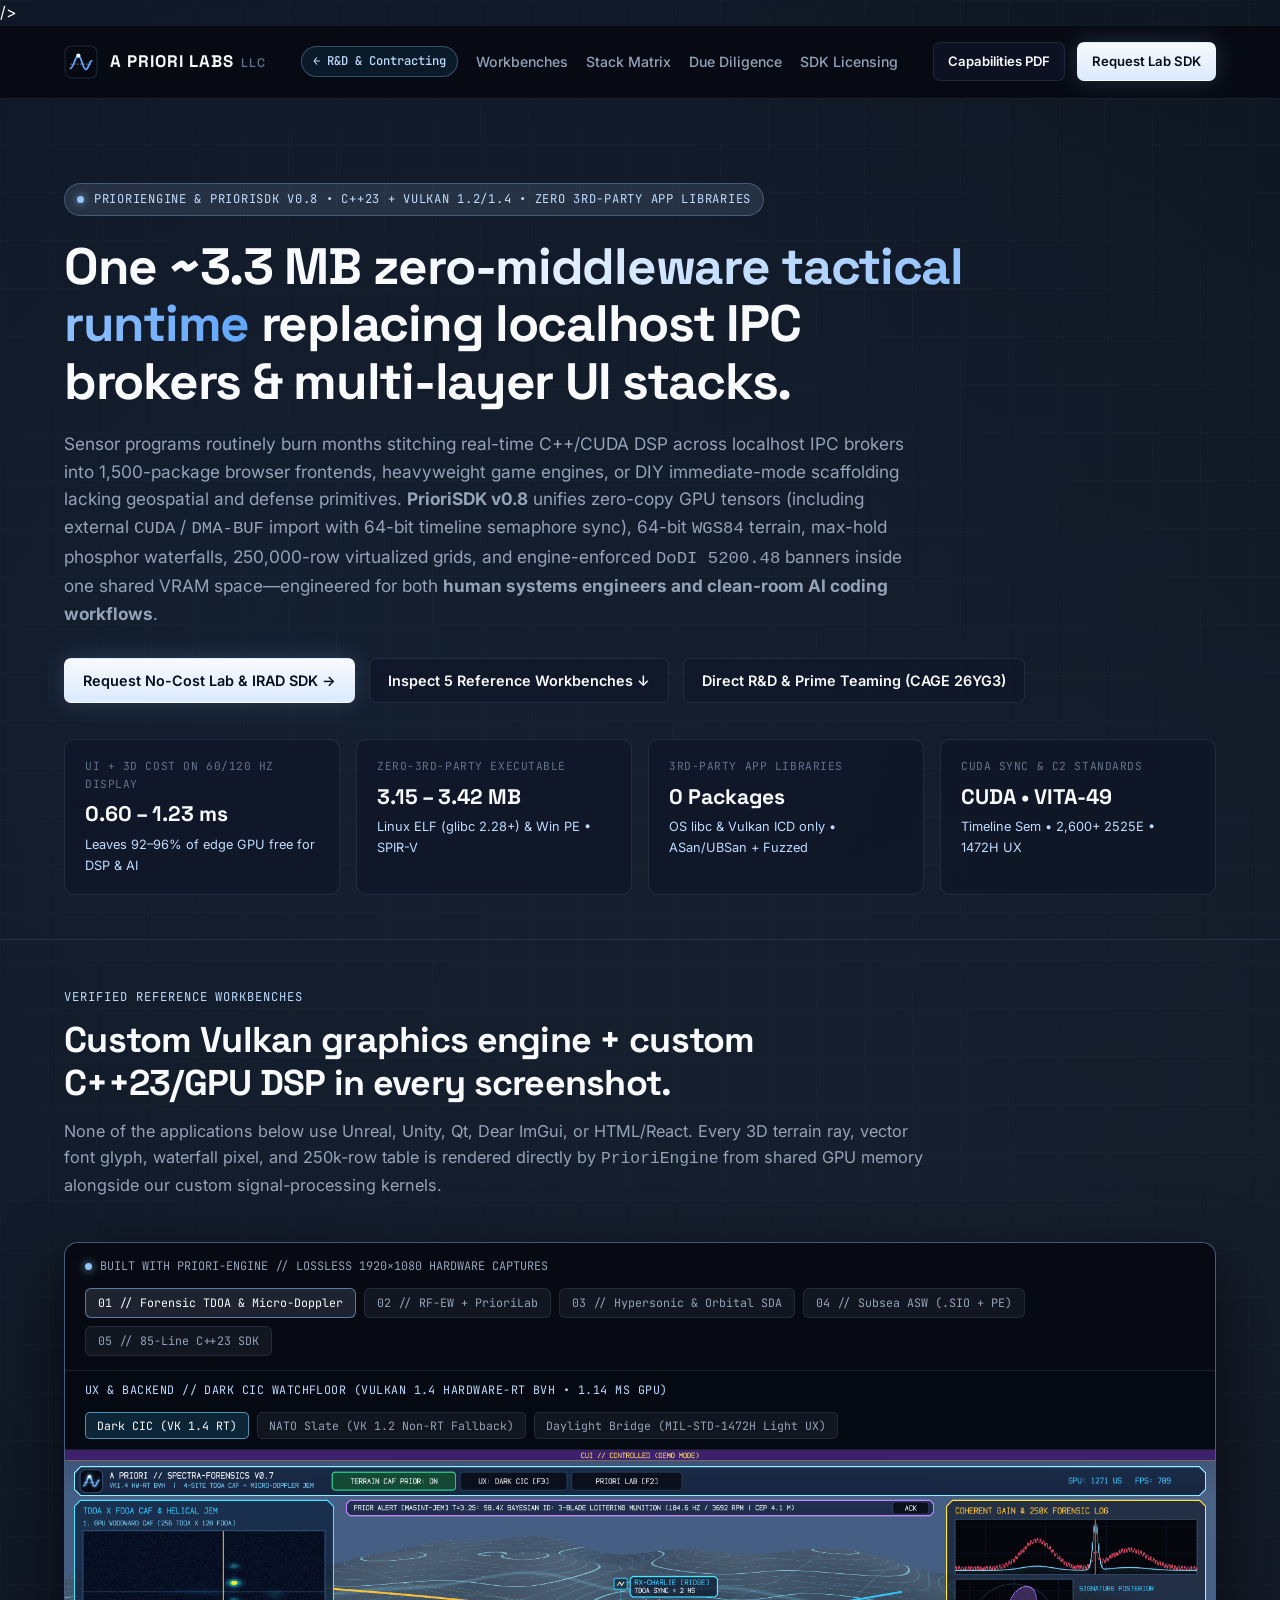
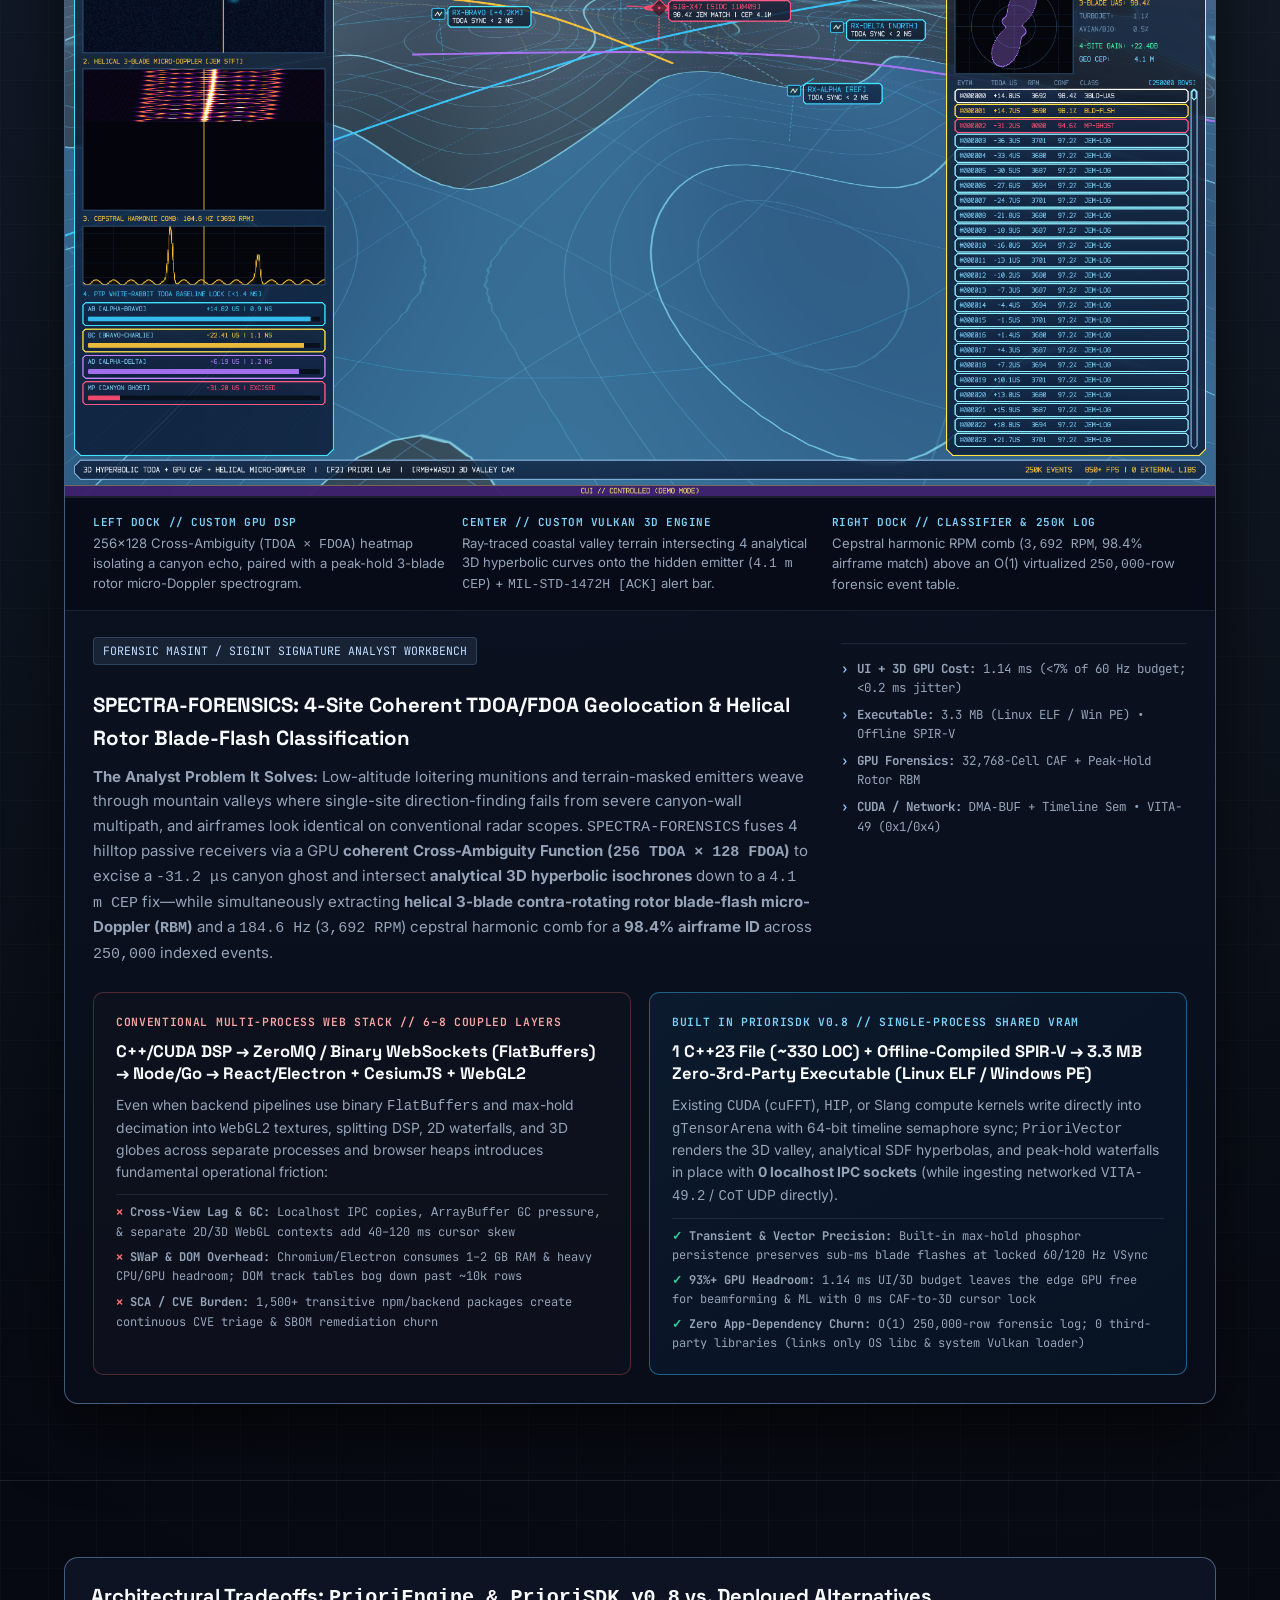
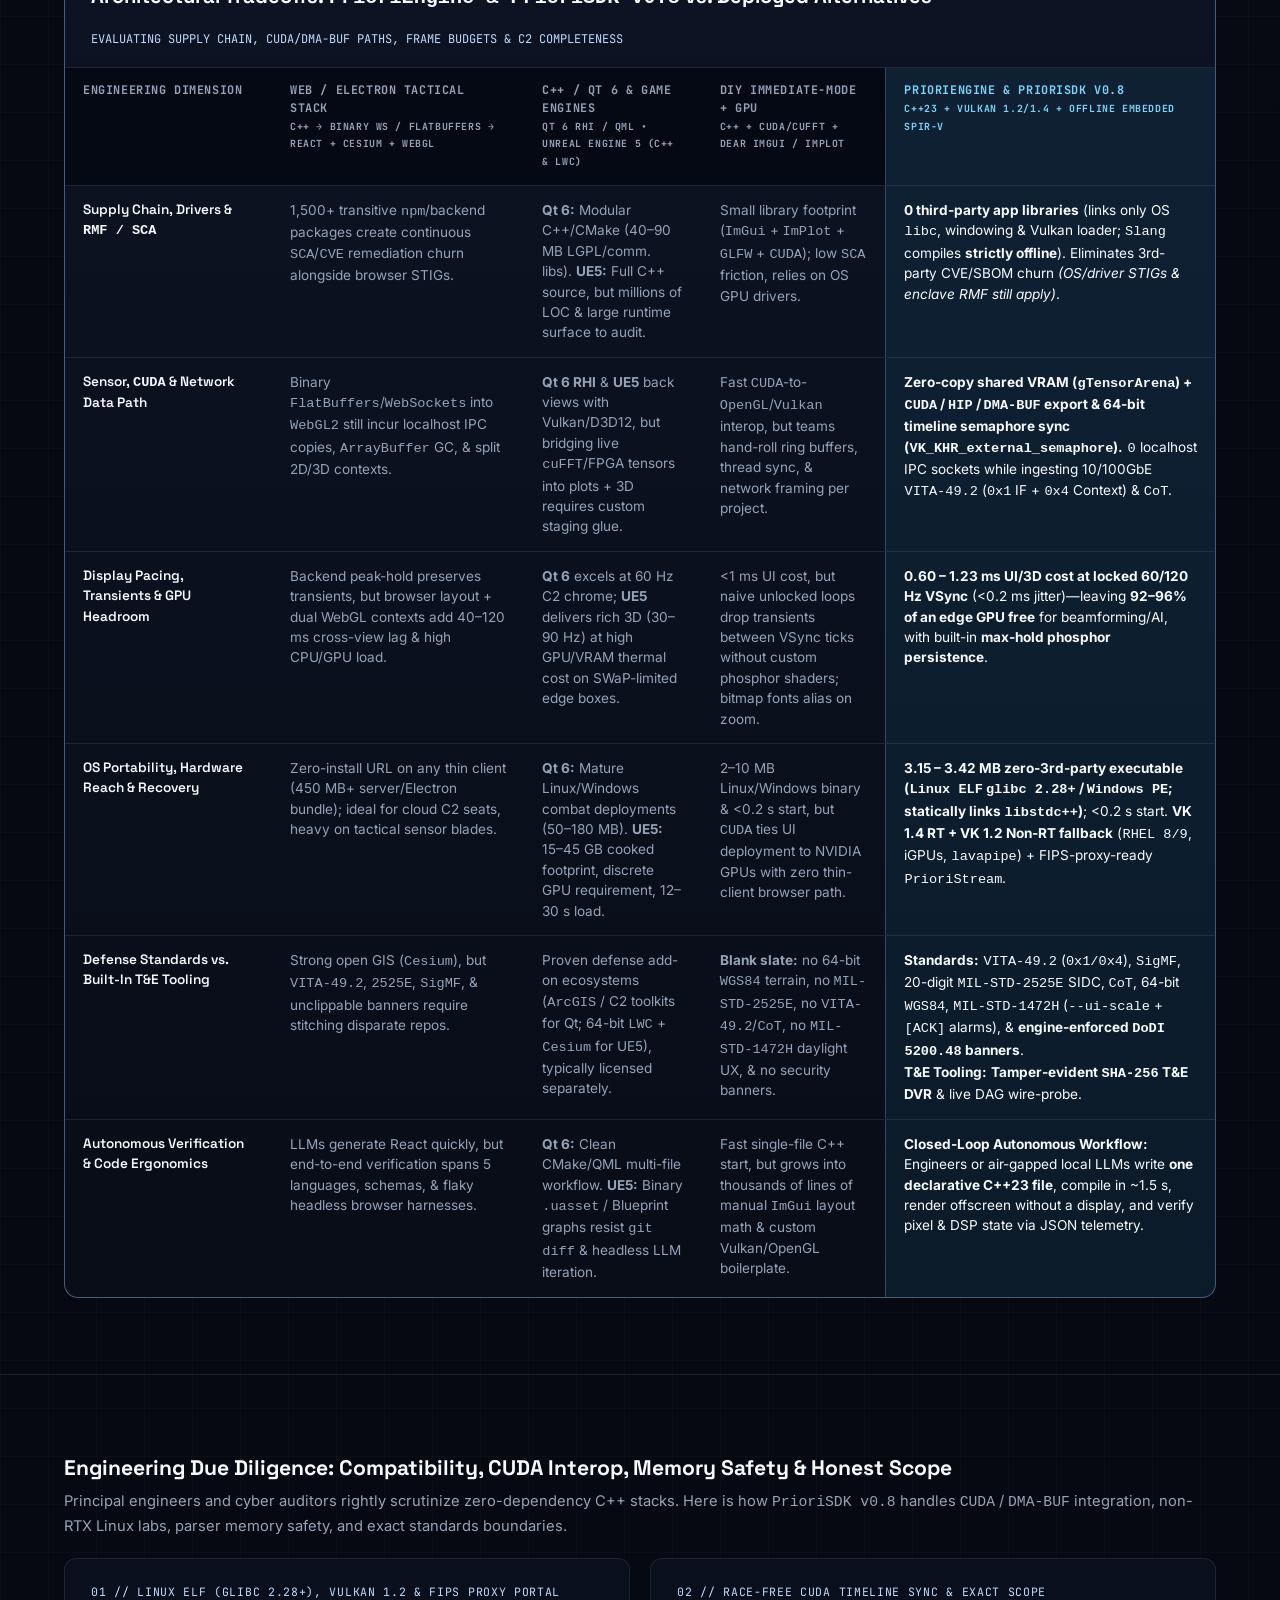
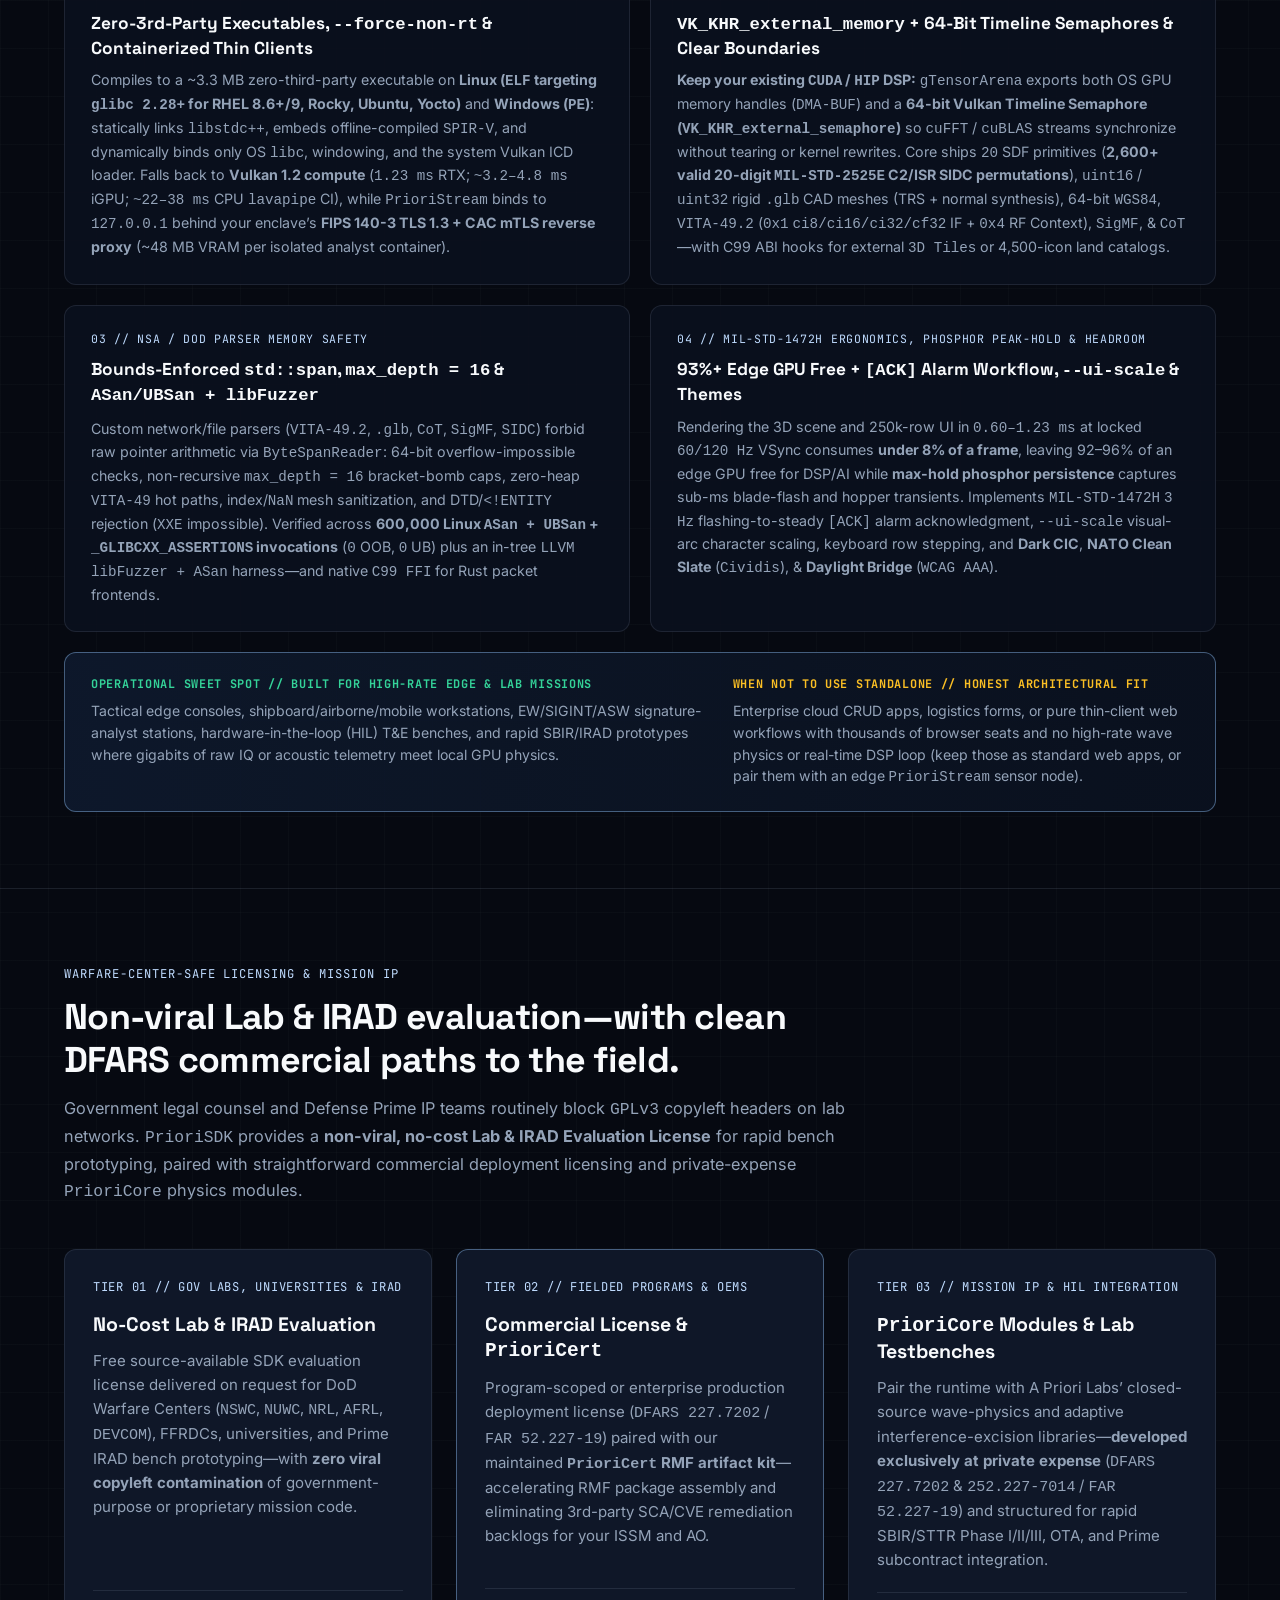
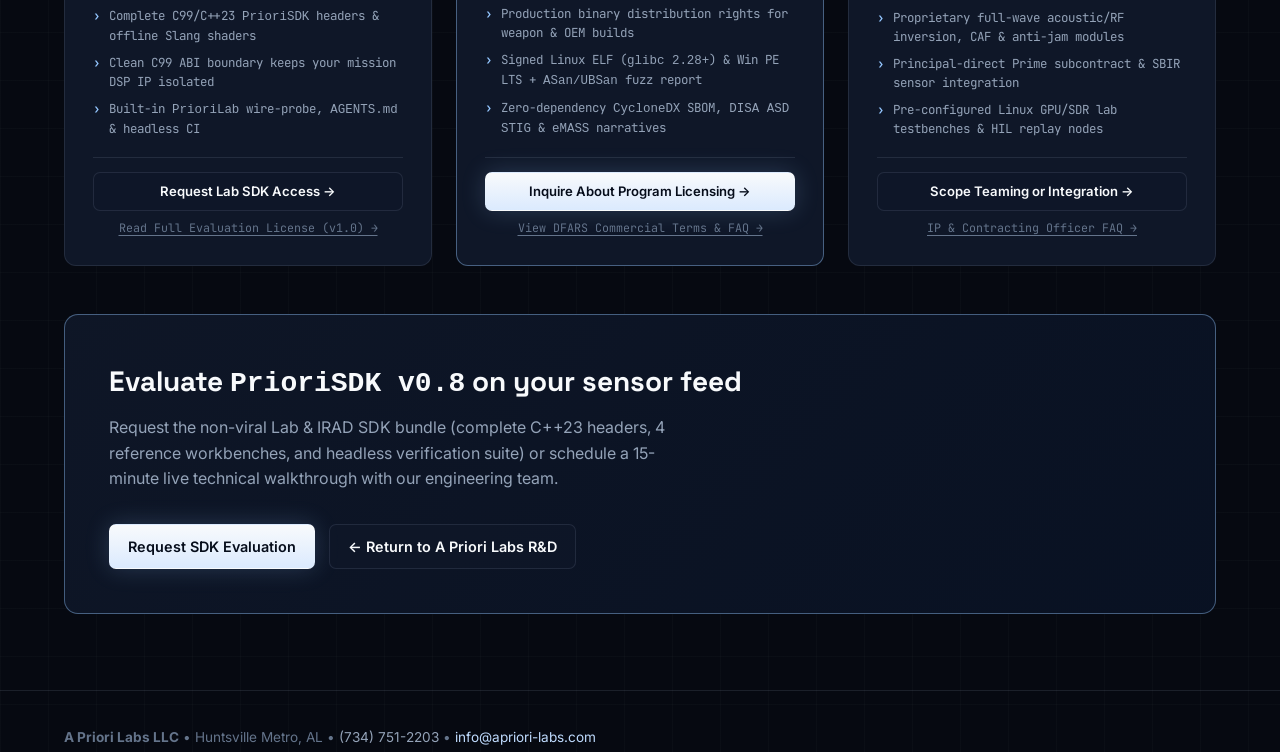
<file: engine.html>
<!DOCTYPE html>
<html lang="en">
<head>
  <meta charset="UTF-8" />
  <meta name="viewport" content="width=device-width, initial-scale=1.0" />
  <title>PrioriEngine &amp; PrioriSDK v0.8 | Zero-Dependency C++23 &amp; Vulkan Tactical Runtime — A Priori Labs LLC</title>
  <meta name="description" content="PrioriEngine &amp; PrioriSDK v0.8: ~3.3 MB zero-third-party-dependency C++23 &amp; Vulkan 1.2/1.4 tactical visualization and sensor runtime with CUDA/DMA-BUF timeline sync, VITA-49.2, MIL-STD-2525E, and non-viral Lab/IRAD evaluation licensing." />
  <meta property="og:title" content="PrioriEngine &amp; PrioriSDK v0.8 | Zero-Middleware Tactical Sensor Runtime" />
  <meta property="og:description" content="Unify CUDA/C++23 DSP tensors, 64-bit WGS84 terrain, max-hold phosphor waterfalls, 250k virtualized grids, and engine-enforced DoDI 5200.48 banners in ~1 ms of GPU frame budget." />
  <meta property="og:type" content="website" />
  <meta property="og:url" content="https://apriori-labs.com/engine.html" />
  <link rel="canonical" href="https://apriori-labs.com/engine.html" />
  <link rel="icon" type="image/svg+xml" href="assets/favicon.svg" />
  <link rel="preconnect" href="https://fonts.googleapis.com" />
  <link rel="preconnect" href="https://fonts.gstatic.com" crossorigin />
  <link href="https://fonts.googleapis.com/css2?family=Inter:wght@400;500;600;700&family=JetBrains+Mono:wght@400;500;600&family=Space+Grotesk:wght@600;700&display=swap" rel="stylesheet" />
  <link rel="stylesheet" href="styles.css?v=21" /> />
</head>
<body>
  <header class="site-header">
    <div class="container nav-bar">
      <a href="index.html" class="brand" aria-label="A Priori Labs LLC Home">
        <img src="assets/favicon.svg" alt="" class="brand-mark" />
        <span>A Priori Labs <span class="brand-sub">LLC</span></span>
      </a>

      <nav aria-label="PrioriEngine Product Navigation">
        <ul class="nav-links" id="navLinks">
          <li><a href="index.html" class="nav-pill-link">&larr; R&amp;D &amp; Contracting</a></li>
          <li><a href="#showcase">Workbenches</a></li>
          <li><a href="#comparison">Stack Matrix</a></li>
          <li><a href="#due-diligence">Due Diligence</a></li>
          <li><a href="#licensing">SDK Licensing</a></li>
        </ul>
      </nav>

      <div class="nav-actions">
        <a href="assets/A-Priori-Labs-Capabilities-Statement.pdf" class="btn btn-outline btn-sm" target="_blank" rel="noopener">Capabilities PDF</a>
        <a href="mailto:info@apriori-labs.com?subject=PrioriSDK%20v0.8%20Lab%20%26%20IRAD%20Evaluation%20Request" class="btn btn-primary btn-sm">Request Lab SDK</a>
        <button class="mobile-toggle" id="mobileMenuBtn" aria-expanded="false" aria-controls="navLinks">MENU</button>
      </div>
    </div>
  </header>

  <main>
    <!-- Product Hero -->
    <section class="hero" style="border-top: none; padding-bottom: 44px;">
      <div class="container">
        <div class="eyebrow">
          <span class="status-dot" aria-hidden="true"></span>
          <span>PrioriEngine &amp; PrioriSDK v0.8 &bull; C++23 + Vulkan 1.2/1.4 &bull; Zero 3rd-Party App Libraries</span>
        </div>
        <h1 style="max-width: 920px;">
          One ~3.3 MB <span class="text-gradient">zero-middleware tactical runtime</span> replacing localhost IPC brokers &amp; multi-layer UI stacks.
        </h1>
        <p class="hero-lead" style="max-width: 860px;">
          Sensor programs routinely burn months stitching real-time C++/CUDA DSP across localhost IPC brokers into 1,500-package browser frontends, heavyweight game engines, or DIY immediate-mode scaffolding lacking geospatial and defense primitives. <strong>PrioriSDK v0.8</strong> unifies zero-copy GPU tensors (including external <code>CUDA</code> / <code>DMA-BUF</code> import with 64-bit timeline semaphore sync), 64-bit <code>WGS84</code> terrain, max-hold phosphor waterfalls, 250,000-row virtualized grids, and engine-enforced <code>DoDI 5200.48</code> banners inside one shared VRAM space—engineered for both <strong>human systems engineers and clean-room AI coding workflows</strong>.
        </p>
        <div class="hero-cta" style="margin-bottom: 36px;">
          <a href="mailto:info@apriori-labs.com?subject=PrioriSDK%20v0.8%20Lab%20%26%20IRAD%20Evaluation%20Request" class="btn btn-primary">
            Request No-Cost Lab &amp; IRAD SDK &rarr;
          </a>
          <a href="#showcase" class="btn btn-outline">
            Inspect 5 Reference Workbenches &darr;
          </a>
          <a href="index.html#contracting" class="btn btn-outline">
            Direct R&amp;D &amp; Prime Teaming (CAGE 26YG3)
          </a>
        </div>

        <!-- Engine Spec Strip -->
        <div class="engine-kpi-strip" aria-label="Verified PrioriSDK Hardware Benchmarks" style="margin-bottom: 0;">
          <div class="engine-kpi">
            <span class="engine-kpi-label">UI + 3D Cost on 60/120 Hz Display</span>
            <strong class="engine-kpi-val">0.60 &ndash; 1.23 ms</strong>
            <span class="engine-kpi-sub">Leaves 92&ndash;96% of edge GPU free for DSP &amp; AI</span>
          </div>
          <div class="engine-kpi">
            <span class="engine-kpi-label">Zero-3rd-Party Executable</span>
            <strong class="engine-kpi-val">3.15 &ndash; 3.42 MB</strong>
            <span class="engine-kpi-sub">Linux ELF (glibc 2.28+) &amp; Win PE &bull; SPIR-V</span>
          </div>
          <div class="engine-kpi">
            <span class="engine-kpi-label">3rd-Party App Libraries</span>
            <strong class="engine-kpi-val">0 Packages</strong>
            <span class="engine-kpi-sub">OS libc &amp; Vulkan ICD only &bull; ASan/UBSan + Fuzzed</span>
          </div>
          <div class="engine-kpi">
            <span class="engine-kpi-label">CUDA Sync &amp; C2 Standards</span>
            <strong class="engine-kpi-val">CUDA &bull; VITA-49</strong>
            <span class="engine-kpi-sub">Timeline Sem &bull; 2,600+ 2525E &bull; 1472H UX</span>
          </div>
        </div>
      </div>
    </section>

    <!-- Interactive 5-Tab Project Showcase Built on PrioriEngine -->
    <section id="showcase" style="padding-top: 48px;">
      <div class="container">
        <div class="section-header" style="max-width: 860px;">
          <span class="section-tag">Verified Reference Workbenches</span>
          <h2>Custom Vulkan graphics engine + custom C++23/GPU DSP in every screenshot.</h2>
          <p>
            None of the applications below use Unreal, Unity, Qt, Dear ImGui, or HTML/React. Every 3D terrain ray, vector font glyph, waterfall pixel, and 250k-row table is rendered directly by <code>PrioriEngine</code> from shared GPU memory alongside our custom signal-processing kernels.
          </p>
        </div>

        <div class="engine-showcase-card">
          <div class="engine-showcase-bar">
            <div class="dsp-title">
              <span class="status-dot" aria-hidden="true"></span>
              <span>BUILT WITH PRIORI-ENGINE // LOSSLESS 1920&times;1080 HARDWARE CAPTURES</span>
            </div>
            <div class="engine-tab-list" role="tablist" aria-label="PrioriEngine Reference Applications">
              <button class="engine-tab active" data-engine-tab="forensics" type="button">01 // Forensic TDOA &amp; Micro-Doppler</button>
              <button class="engine-tab" data-engine-tab="rf" type="button">02 // RF-EW + PrioriLab</button>
              <button class="engine-tab" data-engine-tab="sda" type="button">03 // Hypersonic &amp; Orbital SDA</button>
              <button class="engine-tab" data-engine-tab="asw" type="button">04 // Subsea ASW (.SIO + PE)</button>
              <button class="engine-tab" data-engine-tab="code" type="button">05 // 85-Line C++23 SDK</button>
            </div>
          </div>

          <!-- Pane 1 (Lead Flagship): SPECTRA-FORENSICS Multi-Static TDOA/FDOA & Helical Micro-Doppler Analyst Workbench -->
          <div class="engine-pane active" id="engine-pane-forensics">
            <div class="engine-subbar">
              <span class="engine-subbar-label" id="spectraModeCaption">UX &amp; BACKEND // DARK CIC WATCHFLOOR (VULKAN 1.4 HARDWARE-RT BVH &bull; 1.14 MS GPU)</span>
              <div class="engine-subbtn-group" role="group" aria-label="Select Operator UX Theme and Vulkan Backend">
                <button class="engine-subbtn active" type="button"
                        data-spectra-src="assets/showcase_spectra_forensics.png"
                        data-spectra-caption="UX &amp; BACKEND // DARK CIC WATCHFLOOR (VULKAN 1.4 HARDWARE-RT BVH &bull; 1.14 MS GPU)">
                  Dark CIC (VK 1.4 RT)
                </button>
                <button class="engine-subbtn" type="button"
                        data-spectra-src="assets/showcase_spectra_slate_nonrt.png"
                        data-spectra-caption="UX &amp; BACKEND // NATO CLEAN SLATE + CIVIDIS (VULKAN 1.2 NON-RT FALLBACK --force-non-rt &bull; 1.23 MS GPU)">
                  NATO Slate (VK 1.2 Non-RT Fallback)
                </button>
                <button class="engine-subbtn" type="button"
                        data-spectra-src="assets/showcase_spectra_daylight.png"
                        data-spectra-caption="UX &amp; BACKEND // DAYLIGHT SUN-READABLE BRIDGE (MIL-STD-1472H WCAG AAA LIGHT UX &bull; 1.18 MS GPU)">
                  Daylight Bridge (MIL-STD-1472H Light UX)
                </button>
              </div>
            </div>
            <div class="engine-media-wrap">
              <a id="spectraPreviewLink" href="assets/showcase_spectra_forensics.png" target="_blank" rel="noopener" title="Open native lossless 1920x1080 PNG hardware capture">
                <img id="spectraPreviewImg" src="assets/showcase_spectra_forensics.png" alt="PrioriSDK SPECTRA-FORENSICS analyst workbench showing 3D intersecting TDOA geolocation hyperbolas over coastal mountain valley, GPU coherent Cross-Ambiguity heatmap, helical 3-blade rotor blade-flash spectrogram, cepstral RPM comb, MIL-STD-1472H ACK alarm banner, and 250,000-row forensic log" />
              </a>
            </div>
            <div class="screen-guide-strip" aria-label="Visual Guide to SPECTRA-FORENSICS Screenshot">
              <div class="screen-guide-col">
                <span>Left Dock // Custom GPU DSP</span>
                256&times;128 Cross-Ambiguity (<code>TDOA &times; FDOA</code>) heatmap isolating a canyon echo, paired with a peak-hold 3-blade rotor micro-Doppler spectrogram.
              </div>
              <div class="screen-guide-col">
                <span>Center // Custom Vulkan 3D Engine</span>
                Ray-traced coastal valley terrain intersecting 4 analytical 3D hyperbolic curves onto the hidden emitter (<code>4.1 m CEP</code>) + <code>MIL-STD-1472H [ACK]</code> alert bar.
              </div>
              <div class="screen-guide-col">
                <span>Right Dock // Classifier &amp; 250k Log</span>
                Cepstral harmonic RPM comb (<code>3,692 RPM</code>, 98.4% airframe match) above an O(1) virtualized <code>250,000</code>-row forensic event table.
              </div>
            </div>
            <div class="engine-meta-grid">
              <div>
                <span class="domain-badge">FORENSIC MASINT / SIGINT SIGNATURE ANALYST WORKBENCH</span>
                <h3>SPECTRA-FORENSICS: 4-Site Coherent TDOA/FDOA Geolocation &amp; Helical Rotor Blade-Flash Classification</h3>
                <p>
                  <strong>The Analyst Problem It Solves:</strong> Low-altitude loitering munitions and terrain-masked emitters weave through mountain valleys where single-site direction-finding fails from severe canyon-wall multipath, and airframes look identical on conventional radar scopes. <code>SPECTRA-FORENSICS</code> fuses 4 hilltop passive receivers via a GPU <strong>coherent Cross-Ambiguity Function (<code>256 TDOA &times; 128 FDOA</code>)</strong> to excise a <code>-31.2 &mu;s</code> canyon ghost and intersect <strong>analytical 3D hyperbolic isochrones</strong> down to a <code>4.1 m CEP</code> fix—while simultaneously extracting <strong>helical 3-blade contra-rotating rotor blade-flash micro-Doppler (<code>RBM</code>)</strong> and a <code>184.6 Hz</code> (<code>3,692 RPM</code>) cepstral harmonic comb for a <strong>98.4% airframe ID</strong> across <code>250,000</code> indexed events.
                </p>
              </div>
              <ul class="tech-list engine-spec-list">
                <li><strong>UI + 3D GPU Cost:</strong> 1.14 ms (&lt;7% of 60 Hz budget; &lt;0.2 ms jitter)</li>
                <li><strong>Executable:</strong> 3.3 MB (Linux ELF / Win PE) &bull; Offline SPIR-V</li>
                <li><strong>GPU Forensics:</strong> 32,768-Cell CAF + Peak-Hold Rotor RBM</li>
                <li><strong>CUDA / Network:</strong> <code>DMA-BUF</code> + Timeline Sem &bull; VITA-49 (0x1/0x4)</li>
              </ul>
            </div>

            <!-- Direct Side-by-Side Architecture, Visual & Performance Contrast -->
            <div class="engine-contrast-grid" aria-label="Architecture and Performance Contrast">
              <div class="engine-contrast-box engine-contrast-legacy">
                <span class="engine-contrast-tag">Conventional Multi-Process Web Stack // 6&ndash;8 Coupled Layers</span>
                <h4>C++/CUDA DSP &rarr; ZeroMQ / Binary WebSockets (FlatBuffers) &rarr; Node/Go &rarr; React/Electron + CesiumJS + WebGL2</h4>
                <p>
                  Even when backend pipelines use binary <code>FlatBuffers</code> and max-hold decimation into <code>WebGL2</code> textures, splitting DSP, 2D waterfalls, and 3D globes across separate processes and browser heaps introduces fundamental operational friction:
                </p>
                <ul class="engine-contrast-list">
                  <li><strong>Cross-View Lag &amp; GC:</strong> Localhost IPC copies, <code>ArrayBuffer</code> GC pressure, &amp; separate 2D/3D WebGL contexts add 40&ndash;120 ms cursor skew</li>
                  <li><strong>SWaP &amp; DOM Overhead:</strong> Chromium/Electron consumes 1&ndash;2 GB RAM &amp; heavy CPU/GPU headroom; DOM track tables bog down past ~10k rows</li>
                  <li><strong>SCA / CVE Burden:</strong> 1,500+ transitive <code>npm</code>/backend packages create continuous CVE triage &amp; SBOM remediation churn</li>
                </ul>
              </div>

              <div class="engine-contrast-box engine-contrast-priori">
                <span class="engine-contrast-tag">Built in PrioriSDK v0.8 // Single-Process Shared VRAM</span>
                <h4>1 C++23 File (~330 LOC) + Offline-Compiled SPIR-V &rarr; 3.3 MB Zero-3rd-Party Executable (Linux ELF / Windows PE)</h4>
                <p>
                  Existing <code>CUDA</code> (<code>cuFFT</code>), <code>HIP</code>, or Slang compute kernels write directly into <code>gTensorArena</code> with 64-bit timeline semaphore sync; <code>PrioriVector</code> renders the 3D valley, analytical SDF hyperbolas, and peak-hold waterfalls in place with <strong>0 localhost IPC sockets</strong> (while ingesting networked <code>VITA-49.2</code> / <code>CoT</code> UDP directly).
                </p>
                <ul class="engine-contrast-list">
                  <li><strong>Transient &amp; Vector Precision:</strong> Built-in max-hold phosphor persistence preserves sub-ms blade flashes at locked 60/120 Hz VSync</li>
                  <li><strong>93%+ GPU Headroom:</strong> 1.14 ms UI/3D budget leaves the edge GPU free for beamforming &amp; ML with 0 ms CAF-to-3D cursor lock</li>
                  <li><strong>Zero App-Dependency Churn:</strong> O(1) 250,000-row forensic log; 0 third-party libraries (links only OS libc &amp; system Vulkan loader)</li>
                </ul>
              </div>
            </div>
          </div>

          <!-- Pane 2: RF-EW Watchdog + PrioriLab -->
          <div class="engine-pane" id="engine-pane-rf" hidden>
            <div class="engine-media-wrap">
              <a href="assets/showcase_rf_ew.png" target="_blank" rel="noopener" title="Open native lossless 1920x1080 PNG hardware capture">
                <img src="assets/showcase_rf_ew.png" alt="PrioriSDK RF-EW Watchdog showing S-Band Inferno waterfall, IQ constellation, 8-channel MVDR direction finding, 50,000-row virtualized ELINT table, and open PrioriLab DevTools" loading="lazy" />
              </a>
            </div>
            <div class="screen-guide-strip" aria-label="Visual Guide to RF-EW Watchdog Screenshot">
              <div class="screen-guide-col">
                <span>Left Dock // Custom C++23 Spectrum</span>
                512-bin Blackman-Harris PSD, peak-hold Inferno waterfall, and live baseband IQ constellation fed directly from zero-heap <code>VITA-49.2</code> packets.
              </div>
              <div class="screen-guide-col">
                <span>Center // Custom 3D + PrioriLab Debugger</span>
                Custom Vulkan coastal theater overlaid with our built-in <code>PrioriLab</code> inspector showing per-node DSP microseconds, live tensor waveforms, &amp; <code>SHA-256</code> hashes.
              </div>
              <div class="screen-guide-col">
                <span>Right Dock // Anti-Jam Polar + 50k Grid</span>
                8-element polar antenna beamformer carving a <code>-38.5 dB</code> Woodbury <code>MVDR</code> null directly into a jammer, above a <code>50,000</code>-row ELINT intercept log.
              </div>
            </div>
            <div class="engine-meta-grid">
              <div>
                <span class="domain-badge">ELECTRONIC WARFARE &amp; ELINT REFERENCE APP</span>
                <h3>S-Band Spectrum Watchdog, 8-Ch MVDR DF &amp; Integrated <code>PrioriLab</code> Wire-Probe</h3>
                <p>
                  Built in ~230 lines of pure <code>PrioriSDK</code> C++23 with zero custom shaders. Ingests networked big-endian <code>ANSI/VITA-49.2</code> IF &amp; Context packets into a zero-heap <code>std::span</code>, computes 512-bin Blackman-Harris PSDs + peak-hold Inferno waterfalls, carves a <strong>-38.5 dB Woodbury MVDR spatial null</strong>, streams a <strong>50,000-row virtualized ELINT catalog</strong>, and includes the integrated <strong>PrioriLab</strong> DAG profiler &amp; tamper-evident <code>SHA-256</code> T&amp;E <code>DVR</code>.
                </p>
              </div>
              <ul class="tech-list engine-spec-list">
                <li><strong>UI + 3D GPU Cost:</strong> 0.80 ms (&lt;5% of 60 Hz frame budget)</li>
                <li><strong>Zero-Copy Plots:</strong> PSD, Peak-Hold Waterfall, IQ &amp; Polar DF</li>
                <li><strong>Codecs Verified:</strong> VITA-49.2 (0x1/0x4) + SigMF + SHA-256 DVR</li>
                <li><strong>UI Architecture:</strong> Resizable DockSpace + 16&times;16 Tile-Binned SDFs</li>
              </ul>
            </div>
          </div>

          <!-- Pane 3: ARGUS-SDA Hypersonic & Orbital C2 -->
          <div class="engine-pane" id="engine-pane-sda" hidden>
            <div class="engine-media-wrap">
              <a href="assets/showcase_sda_hypersonic.png" target="_blank" rel="noopener" title="Open native lossless 1920x1080 PNG hardware capture">
                <img src="assets/showcase_sda_hypersonic.png" alt="PrioriSDK ARGUS-SDA Hypersonic and Orbital C2 showing 256x128 GPU Range-Doppler heatmap, intercept range-time waterfall, 64-bit WGS84 tracking, and 100,000-row orbital catalog" loading="lazy" />
              </a>
            </div>
            <div class="screen-guide-strip" aria-label="Visual Guide to ARGUS-SDA Screenshot">
              <div class="screen-guide-col">
                <span>Left Dock // Zero-Copy GPU Radar</span>
                Custom GPU matched-filter shader writing a live Range-Doppler ambiguity map, range cut, and intercept range-time waterfall directly into shared VRAM.
              </div>
              <div class="screen-guide-col">
                <span>Center // 64-Bit WGS84 3D Theater</span>
                Jitter-free 64-bit <code>WGS84 / ECEF</code> custom Vulkan renderer tracking a maneuvering Mach 8.4 boost-glide vehicle with plasma wake &amp; radar volume cone.
              </div>
              <div class="screen-guide-col">
                <span>Right Dock // Azimuth &amp; 100k Catalog</span>
                180-degree phased-array azimuth sector scan paired with a <code>100,000</code>-object LEO &amp; missile custody table scrolling at 0.72 ms GPU cost.
              </div>
            </div>
            <div class="engine-meta-grid">
              <div>
                <span class="domain-badge">SPACE DOMAIN AWARENESS &amp; MISSILE DEFENSE C2</span>
                <h3>ARGUS-SDA: Zero-PCIe-Copy GPU Range-Doppler &amp; 100,000-Object Orbital Catalog</h3>
                <p>
                  Demonstrates custom GPU compute kernels writing a live <code>256&times;128</code> matched-filter Range-Doppler ambiguity matrix directly into <code>gTensorArena</code> (compatible with external <code>CUDA</code> / <code>DMA-BUF</code> device pointers &amp; timeline semaphores). Propagates maneuvering Mach 8.4 boost-glide &amp; LEO custody tracks in jitter-free <strong>64-bit WGS84 / ECEF</strong>, validates rigid <code>uint16/uint32</code> binary <code>.glb</code> CAD meshes, exchanges <code>Cursor-on-Target (CoT)</code> XML, and scrolls <strong>100,000 catalog objects</strong> in O(1) time.
                </p>
              </div>
              <ul class="tech-list engine-spec-list">
                <li><strong>UI + 3D GPU Cost:</strong> 0.72 ms (&lt;5% of 60 Hz frame budget)</li>
                <li><strong>Coordinate Backbone:</strong> 64-Bit WGS84 &rarr; ECEF &rarr; Camera fp32</li>
                <li><strong>GPU Compute:</strong> 32,768-Cell Range-Doppler + Plasma Wake Trail</li>
                <li><strong>Interoperability:</strong> CoT v2.0 XML + Sanitized Binary .GLB</li>
              </ul>
            </div>
          </div>

          <!-- Pane 4: Subsea ASW & Acoustic Digital Twin (Full-Width Lossless PNG Theater Switcher) -->
          <div class="engine-pane" id="engine-pane-asw" hidden>
            <div class="engine-subbar">
              <span class="engine-subbar-label" id="aswTheaterCaption">THEATER VIEW // MONTEREY SUBMARINE CANYON (DRAINED 131K-TRIANGLE BATHYMETRY &bull; 2.31 MS GPU)</span>
              <div class="engine-subbtn-group" role="group" aria-label="Select Subsea Acoustic Theater">
                <button class="engine-subbtn active" type="button"
                        data-asw-src="assets/showcase_monterey_canyon.png"
                        data-asw-caption="THEATER VIEW // MONTEREY SUBMARINE CANYON (DRAINED 131K-TRIANGLE BATHYMETRY &bull; 2.31 MS GPU)">
                  Monterey Canyon (Drained Cutaway)
                </button>
                <button class="engine-subbtn" type="button"
                        data-asw-src="assets/showcase_subsea_loma.png"
                        data-asw-caption="THEATER VIEW // POINT LOMA ONR SWELLEX-96 SHELF (TEST &amp; DATA CONSOLE OPEN &bull; 2.55 MS GPU)">
                  Point Loma (ONR SWellEx-96 Shelf)
                </button>
              </div>
            </div>
            <div class="engine-media-wrap">
              <a id="aswPreviewLink" href="assets/showcase_monterey_canyon.png" target="_blank" rel="noopener" title="Open native lossless 1920x1080 PNG hardware capture">
                <img id="aswPreviewImg" src="assets/showcase_monterey_canyon.png" alt="PrioriEngine Subsea ASW Theater showing continuous 63-segment tile-binned 3D ray-traced acoustic eigenrays, 131k-triangle NOAA bathymetry BVH, Split-Step PE waveguide curtain, and adaptive MVDR sonar" loading="lazy" />
              </a>
            </div>
            <div class="screen-guide-strip" aria-label="Visual Guide to Subsea ASW Screenshot">
              <div class="screen-guide-col">
                <span>Left Dock // Real 27-Ch Hydrophones</span>
                Zero-copy LOFAR narrowband waterfall &amp; broadband array energy replayed directly from real 27-channel <code>ONR SWellEx-96 .SIO</code> seafloor recordings.
              </div>
              <div class="screen-guide-col">
                <span>Center // Custom 3D Acoustic Ray Tracer</span>
                Drained 131k-triangle NOAA Monterey Canyon bathymetry BVH rendered by our custom Vulkan engine, refracting &amp; reflecting 63-segment 3D sound eigenrays.
              </div>
              <div class="screen-guide-col">
                <span>Right Dock // MVDR Sonar + Full-Wave PE</span>
                Adaptive <code>MVDR</code> bearing-time sonar, contact classifier bars, and a 256-FFT Wide-Angle Split-Step Parabolic Equation (<code>PE</code>) transmission-loss curtain.
              </div>
            </div>
            <div class="engine-meta-grid">
              <div>
                <span class="domain-badge">UNDERSEA WARFARE &amp; DIFFERENTIABLE WAVE PHYSICS</span>
                <h3>Acoustic Digital Twin: Real 27-Ch ONR <code>SWellEx-96 .SIO</code>, Split-Step PE &amp; Tile-Binned 3D Eigenrays</h3>
                <p>
                  Streams real 27-channel <code>ONR SWellEx-96</code> seafloor hydrophone recordings and <code>MBARI</code> 24-bit <code>.wav</code> archives directly into GPU memory. Simultaneously executes a <strong>256-FFT Wide-Angle Split-Step Parabolic Equation (<code>RAM</code>-on-GPU)</strong> solver and offline-compiled Slang <code>[Differentiable]</code> 63-segment continuous 3D Eikonal ray tracing binned in <code>16&times;16</code> shared SRAM against a 132,000-triangle bathymetry &amp; hull BVH—in <strong>2.31&ndash;2.55 ms</strong> per frame.
                </p>
              </div>
              <ul class="tech-list engine-spec-list">
                <li><strong>Total Physics + UI GPU:</strong> 2.31 &ndash; 2.55 ms (14% of 60 Hz budget)</li>
                <li><strong>Full-Wave Solver:</strong> 256 Chained Shared-Memory GPU FFTs / Frame</li>
                <li><strong>Shared RT BVH:</strong> Continuous 63-Segment Tile-Binned Eigenrays</li>
                <li><strong>Interactive Controls:</strong> Drain Ocean, Thermocline &Delta;T &amp; File Browser</li>
              </ul>
            </div>
          </div>

          <!-- Pane 5: 85-Line Human & AI-Agent SDK -->
          <div class="engine-pane" id="engine-pane-code" hidden>
            <div class="code-toolbar" style="border-radius: 0; border-left: none; border-right: none;">
              <span>Declarative Single-File C++23 — 0 Localhost IPC Sockets, Compiles in ~1.5s to Linux ELF or Windows PE</span>
              <span class="dsp-score-pill">0.60 ms GPU (&lt;4% of 60 Hz Budget)</span>
            </div>
            <pre class="code-block" style="border-radius: 0; border: none; max-height: 430px;"><code>#include &lt;priori/priori.hpp&gt;
#include &lt;priori/priori_dsp.hpp&gt;
#include &lt;priori/priori_lab.hpp&gt;

int main(int argc, char** argv) {
    priori::AppConfig cfg{
        .title          = "TACTICAL SENSOR CONSOLE",
        .classification = PRIORI_CLASS_UNCLASSIFIED,  // Engine-enforced DoDI 5200.48 banners (unclippable)
        .env_style      = PRIORI_ENV_COASTAL_RADAR    // 64-bit WGS84 terrain (VK 1.4 RT + VK 1.2 Non-RT)
    };
    priori::App app(cfg, argc, argv);                 // Offscreen CI &amp; LLM loop (--headless-capture / --json)

    // 1. Shared VRAM Tensors (C++/Slang or external CUDA/DMA-BUF writes -&gt; GPU plots; 0 localhost IPC)
    auto tIq   = app.create_tensor_1d("IQ_RAW",  512);
    auto tPsd  = app.create_tensor_1d("PSD_DB",  256);
    auto tWf   = app.create_tensor_2d("SPEC_WF", 256, 256);
    float linkedCursorU = 0.5f;

    priori::dsp::DspPipeline dsp;
    dsp.add_node("RADIX2_FFT", "IQ_RAW", "PSD_DB", [&amp;]() {
        priori::dsp::compute_iq_psd_db(tIq.data(), 256u, tPsd.data(), /*fft_shift=*/true);
    });
    priori::lab::Inspector lab;                       // Integrated DAG profiler, wire-probe &amp; SHA-256 T&amp;E DVR

    // 2. Deterministic VSync Frame Loop (Peak-hold preserves sub-ms transients between display refreshes)
    app.run([&amp;](priori::FrameContext&amp; ctx) {
        dsp.execute_all();
        tWf.accumulate_peak_hold_in_current_row(tPsd.data());
        if (ctx.step_waterfalls) tWf.push_row(tPsd.data());

        ctx.world.add_track({101u, 1200.0f, 240.0f, 1500.0f, 90.0f, 38.0f,
                             PRIORI_AFFIL_HOSTILE, PRIORI_DIM_AIR, priori::Palette::Coral,
                             4000.0f, 4.0f, "UAS-201", "S-BAND EMITTER"});

        const auto nav = ctx.ui.begin_header_bar(cfg.title, "ZERO IPC MIDDLEWARE", ctx.gpu_frame_us, ctx.fps);
        lab.draw(ctx, {nav.x + 16.0f, nav.y, 188.0f, nav.h}, dsp);

        auto card = ctx.ui.begin_card({16.0f, ctx.ui.top_safe_y() + 58.0f, 400.0f, 410.0f}, "SPECTRUM &amp; WATERFALL");
        ctx.ui.plot_line_1d(card.next_row(85.0f), tPsd, 0.0f, 55.0f, priori::Palette::Ice, &amp;linkedCursorU);
        ctx.ui.plot_waterfall_2d(card.next_row(230.0f), tWf, 4.0f, 52.0f, PRIORI_CMAP_INFERNO_EW, &amp;linkedCursorU);
    });
}</code></pre>
          </div>
        </div>
      </div>
    </section>

    <!-- Stack Comparison Matrix V2 -->
    <section id="comparison">
      <div class="container">
        <div class="stack-matrix-wrap" style="margin-top: 0;" aria-label="Comparison of PrioriEngine versus Alternative Software Stacks">
          <div class="stack-matrix-header">
            <h3>Architectural Tradeoffs: <code>PrioriEngine &amp; PrioriSDK v0.8</code> vs. Deployed Alternatives</h3>
            <span>EVALUATING SUPPLY CHAIN, CUDA/DMA-BUF PATHS, FRAME BUDGETS &amp; C2 COMPLETENESS</span>
          </div>
          <div class="stack-table-scroll">
            <table class="stack-table">
              <thead>
                <tr>
                  <th>Engineering Dimension</th>
                  <th>Web / Electron Tactical Stack<br /><small>C++ &rarr; Binary WS / FlatBuffers &rarr; React + Cesium + WebGL</small></th>
                  <th>C++ / Qt 6 &amp; Game Engines<br /><small>Qt 6 RHI / QML &bull; Unreal Engine 5 (C++ &amp; LWC)</small></th>
                  <th>DIY Immediate-Mode + GPU<br /><small>C++ + CUDA/cuFFT + Dear ImGui / ImPlot</small></th>
                  <th class="col-priori">PrioriEngine &amp; PrioriSDK v0.8<br /><small>C++23 + Vulkan 1.2/1.4 + Offline Embedded SPIR-V</small></th>
                </tr>
              </thead>
              <tbody>
                <tr>
                  <td>Supply Chain, Drivers &amp; <code>RMF / SCA</code></td>
                  <td>1,500+ transitive <code>npm</code>/backend packages create continuous <code>SCA</code>/<code>CVE</code> remediation churn alongside browser STIGs.</td>
                  <td><strong>Qt 6:</strong> Modular C++/CMake (40&ndash;90 MB LGPL/comm. libs). <strong>UE5:</strong> Full C++ source, but millions of LOC &amp; large runtime surface to audit.</td>
                  <td>Small library footprint (<code>ImGui</code> + <code>ImPlot</code> + <code>GLFW</code> + <code>CUDA</code>); low <code>SCA</code> friction, relies on OS GPU drivers.</td>
                  <td class="col-priori"><strong>0 third-party app libraries</strong> (links only OS <code>libc</code>, windowing &amp; Vulkan loader; <code>Slang</code> compiles <strong>strictly offline</strong>). Eliminates 3rd-party CVE/SBOM churn <em>(OS/driver STIGs &amp; enclave RMF still apply)</em>.</td>
                </tr>
                <tr>
                  <td>Sensor, <code>CUDA</code> &amp; Network Data Path</td>
                  <td>Binary <code>FlatBuffers</code>/<code>WebSockets</code> into <code>WebGL2</code> still incur localhost IPC copies, <code>ArrayBuffer</code> GC, &amp; split 2D/3D contexts.</td>
                  <td><strong>Qt 6 RHI</strong> &amp; <strong>UE5</strong> back views with Vulkan/D3D12, but bridging live <code>cuFFT</code>/FPGA tensors into plots + 3D requires custom staging glue.</td>
                  <td>Fast <code>CUDA</code>-to-<code>OpenGL</code>/<code>Vulkan</code> interop, but teams hand-roll ring buffers, thread sync, &amp; network framing per project.</td>
                  <td class="col-priori"><strong>Zero-copy shared VRAM (<code>gTensorArena</code>) + <code>CUDA</code> / <code>HIP</code> / <code>DMA-BUF</code> export &amp; 64-bit timeline semaphore sync (<code>VK_KHR_external_semaphore</code>).</strong> <code>0</code> localhost IPC sockets while ingesting 10/100GbE <code>VITA-49.2</code> (<code>0x1</code> IF + <code>0x4</code> Context) &amp; <code>CoT</code>.</td>
                </tr>
                <tr>
                  <td>Display Pacing, Transients &amp; GPU Headroom</td>
                  <td>Backend peak-hold preserves transients, but browser layout + dual WebGL contexts add 40&ndash;120 ms cross-view lag &amp; high CPU/GPU load.</td>
                  <td><strong>Qt 6</strong> excels at 60 Hz C2 chrome; <strong>UE5</strong> delivers rich 3D (30&ndash;90 Hz) at high GPU/VRAM thermal cost on SWaP-limited edge boxes.</td>
                  <td>&lt;1 ms UI cost, but naive unlocked loops drop transients between VSync ticks without custom phosphor shaders; bitmap fonts alias on zoom.</td>
                  <td class="col-priori"><strong>0.60 &ndash; 1.23 ms UI/3D cost at locked 60/120 Hz VSync</strong> (&lt;0.2 ms jitter)—leaving <strong>92&ndash;96% of an edge GPU free</strong> for beamforming/AI, with built-in <strong>max-hold phosphor persistence</strong>.</td>
                </tr>
                <tr>
                  <td>OS Portability, Hardware Reach &amp; Recovery</td>
                  <td>Zero-install URL on any thin client (450 MB+ server/Electron bundle); ideal for cloud C2 seats, heavy on tactical sensor blades.</td>
                  <td><strong>Qt 6:</strong> Mature Linux/Windows combat deployments (50&ndash;180 MB). <strong>UE5:</strong> 15&ndash;45 GB cooked footprint, discrete GPU requirement, 12&ndash;30 s load.</td>
                  <td>2&ndash;10 MB Linux/Windows binary &amp; &lt;0.2 s start, but <code>CUDA</code> ties UI deployment to NVIDIA GPUs with zero thin-client browser path.</td>
                  <td class="col-priori"><strong>3.15 &ndash; 3.42 MB zero-3rd-party executable (<code>Linux ELF</code> <code>glibc 2.28+</code> / <code>Windows PE</code>; statically links <code>libstdc++</code>)</strong>; &lt;0.2 s start. <strong>VK 1.4 RT + VK 1.2 Non-RT fallback</strong> (<code>RHEL 8/9</code>, iGPUs, <code>lavapipe</code>) + FIPS-proxy-ready <code>PrioriStream</code>.</td>
                </tr>
                <tr>
                  <td>Defense Standards vs. Built-In T&amp;E Tooling</td>
                  <td>Strong open GIS (<code>Cesium</code>), but <code>VITA-49.2</code>, <code>2525E</code>, <code>SigMF</code>, &amp; unclippable banners require stitching disparate repos.</td>
                  <td>Proven defense add-on ecosystems (<code>ArcGIS</code> / C2 toolkits for Qt; 64-bit <code>LWC</code> + <code>Cesium</code> for UE5), typically licensed separately.</td>
                  <td><strong>Blank slate:</strong> no 64-bit <code>WGS84</code> terrain, no <code>MIL-STD-2525E</code>, no <code>VITA-49.2</code>/<code>CoT</code>, no <code>MIL-STD-1472H</code> daylight UX, &amp; no security banners.</td>
                  <td class="col-priori"><strong>Standards:</strong> <code>VITA-49.2</code> (<code>0x1/0x4</code>), <code>SigMF</code>, 20-digit <code>MIL-STD-2525E</code> SIDC, <code>CoT</code>, 64-bit <code>WGS84</code>, <code>MIL-STD-1472H</code> (<code>--ui-scale</code> + <code>[ACK]</code> alarms), &amp; <strong>engine-enforced <code>DoDI 5200.48</code> banners</strong>.<br /><strong>T&amp;E Tooling:</strong> <strong>Tamper-evident <code>SHA-256</code> T&amp;E DVR</strong> &amp; live DAG wire-probe.</td>
                </tr>
                <tr>
                  <td>Autonomous Verification &amp; Code Ergonomics</td>
                  <td>LLMs generate React quickly, but end-to-end verification spans 5 languages, schemas, &amp; flaky headless browser harnesses.</td>
                  <td><strong>Qt 6:</strong> Clean CMake/QML multi-file workflow. <strong>UE5:</strong> Binary <code>.uasset</code> / Blueprint graphs resist <code>git diff</code> &amp; headless LLM iteration.</td>
                  <td>Fast single-file C++ start, but grows into thousands of lines of manual <code>ImGui</code> layout math &amp; custom Vulkan/OpenGL boilerplate.</td>
                  <td class="col-priori"><strong>Closed-Loop Autonomous Workflow:</strong> Engineers or air-gapped local LLMs write <strong>one declarative C++23 file</strong>, compile in ~1.5 s, render offscreen without a display, and verify pixel &amp; DSP state via JSON telemetry.</td>
                </tr>
              </tbody>
            </table>
          </div>
        </div>
      </div>
    </section>

    <!-- Technical Due Diligence -->
    <section id="due-diligence">
      <div class="container">
        <div class="dd-section-wrap" style="margin-top: 0;" aria-label="Technical Due Diligence, Compatibility, Memory Safety, and Honest Scope">
          <div class="dd-header">
            <h3>Engineering Due Diligence: Compatibility, CUDA Interop, Memory Safety &amp; Honest Scope</h3>
            <p>
              Principal engineers and cyber auditors rightly scrutinize zero-dependency C++ stacks. Here is how <code>PrioriSDK v0.8</code> handles <code>CUDA</code> / <code>DMA-BUF</code> integration, non-RTX Linux labs, parser memory safety, and exact standards boundaries.
            </p>
          </div>

          <div class="dd-grid">
            <article class="dd-card">
              <span class="dd-card-tag">01 // LINUX ELF (GLIBC 2.28+), VULKAN 1.2 &amp; FIPS PROXY PORTAL</span>
              <h4>Zero-3rd-Party Executables, <code>--force-non-rt</code> &amp; Containerized Thin Clients</h4>
              <p>
                Compiles to a ~3.3 MB zero-third-party executable on <strong>Linux (<code>ELF</code> targeting <code>glibc 2.28+</code> for RHEL 8.6+/9, Rocky, Ubuntu, Yocto)</strong> and <strong>Windows (<code>PE</code>)</strong>: statically links <code>libstdc++</code>, embeds offline-compiled <code>SPIR-V</code>, and dynamically binds only OS <code>libc</code>, windowing, and the system Vulkan ICD loader. Falls back to <strong>Vulkan 1.2 compute</strong> (<code>1.23 ms</code> RTX; <code>~3.2&ndash;4.8 ms</code> iGPU; <code>~22&ndash;38 ms</code> CPU <code>lavapipe</code> CI), while <code>PrioriStream</code> binds to <code>127.0.0.1</code> behind your enclave&rsquo;s <strong>FIPS 140-3 TLS 1.3 + CAC mTLS reverse proxy</strong> (~48 MB VRAM per isolated analyst container).
              </p>
            </article>

            <article class="dd-card">
              <span class="dd-card-tag">02 // RACE-FREE CUDA TIMELINE SYNC &amp; EXACT SCOPE</span>
              <h4><code>VK_KHR_external_memory</code> + 64-Bit Timeline Semaphores &amp; Clear Boundaries</h4>
              <p>
                <strong>Keep your existing <code>CUDA</code> / <code>HIP</code> DSP:</strong> <code>gTensorArena</code> exports both OS GPU memory handles (<code>DMA-BUF</code>) and a <strong>64-bit Vulkan Timeline Semaphore (<code>VK_KHR_external_semaphore</code>)</strong> so <code>cuFFT</code> / <code>cuBLAS</code> streams synchronize without tearing or kernel rewrites. Core ships <code>20</code> SDF primitives (<strong>2,600+ valid 20-digit <code>MIL-STD-2525E</code> C2/ISR SIDC permutations</strong>), <code>uint16</code> / <code>uint32</code> rigid <code>.glb</code> CAD meshes (TRS + normal synthesis), 64-bit <code>WGS84</code>, <code>VITA-49.2</code> (<code>0x1</code> <code>ci8/ci16/ci32/cf32</code> IF + <code>0x4</code> RF Context), <code>SigMF</code>, &amp; <code>CoT</code>—with C99 ABI hooks for external <code>3D Tiles</code> or 4,500-icon land catalogs.
              </p>
            </article>

            <article class="dd-card">
              <span class="dd-card-tag">03 // NSA / DOD PARSER MEMORY SAFETY</span>
              <h4>Bounds-Enforced <code>std::span</code>, <code>max_depth = 16</code> &amp; <code>ASan/UBSan + libFuzzer</code></h4>
              <p>
                Custom network/file parsers (<code>VITA-49.2</code>, <code>.glb</code>, <code>CoT</code>, <code>SigMF</code>, <code>SIDC</code>) forbid raw pointer arithmetic via <code>ByteSpanReader</code>: 64-bit overflow-impossible checks, non-recursive <code>max_depth = 16</code> bracket-bomb caps, zero-heap <code>VITA-49</code> hot paths, index/<code>NaN</code> mesh sanitization, and DTD/<code>&lt;!ENTITY</code> rejection (<code>XXE</code> impossible). Verified across <strong>600,000 Linux <code>ASan + UBSan</code> + <code>_GLIBCXX_ASSERTIONS</code> invocations</strong> (<code>0</code> OOB, <code>0</code> UB) plus an in-tree <code>LLVM libFuzzer + ASan</code> harness—and native <code>C99 FFI</code> for Rust packet frontends.
              </p>
            </article>

            <article class="dd-card">
              <span class="dd-card-tag">04 // MIL-STD-1472H ERGONOMICS, PHOSPHOR PEAK-HOLD &amp; HEADROOM</span>
              <h4>93%+ Edge GPU Free + <code>[ACK]</code> Alarm Workflow, <code>--ui-scale</code> &amp; Themes</h4>
              <p>
                Rendering the 3D scene and 250k-row UI in <code>0.60&ndash;1.23 ms</code> at locked <code>60/120 Hz</code> VSync consumes <strong>under 8% of a frame</strong>, leaving 92&ndash;96% of an edge GPU free for DSP/AI while <strong>max-hold phosphor persistence</strong> captures sub-ms blade-flash and hopper transients. Implements <code>MIL-STD-1472H</code> <code>3 Hz</code> flashing-to-steady <code>[ACK]</code> alarm acknowledgment, <code>--ui-scale</code> visual-arc character scaling, keyboard row stepping, and <strong>Dark CIC</strong>, <strong>NATO Clean Slate</strong> (<code>Cividis</code>), &amp; <strong>Daylight Bridge</strong> (<code>WCAG AAA</code>).
              </p>
            </article>
          </div>

          <div class="pmf-strip">
            <div class="pmf-col pmf-sweet">
              <strong>Operational Sweet Spot // Built For High-Rate Edge &amp; Lab Missions</strong>
              <p>
                Tactical edge consoles, shipboard/airborne/mobile workstations, EW/SIGINT/ASW signature-analyst stations, hardware-in-the-loop (HIL) T&amp;E benches, and rapid SBIR/IRAD prototypes where gigabits of raw IQ or acoustic telemetry meet local GPU physics.
              </p>
            </div>
            <div class="pmf-col pmf-non">
              <strong>When Not to Use Standalone // Honest Architectural Fit</strong>
              <p>
                Enterprise cloud CRUD apps, logistics forms, or pure thin-client web workflows with thousands of browser seats and no high-rate wave physics or real-time DSP loop (keep those as standard web apps, or pair them with an edge <code>PrioriStream</code> sensor node).
              </p>
            </div>
          </div>
        </div>
      </div>
    </section>

    <!-- Warfare-Center-Safe SDK Evaluation & Commercial Licensing Tiers -->
    <section id="licensing">
      <div class="container">
        <div class="section-header" style="max-width: 820px;">
          <span class="section-tag">Warfare-Center-Safe Licensing &amp; Mission IP</span>
          <h2>Non-viral Lab &amp; IRAD evaluation—with clean DFARS commercial paths to the field.</h2>
          <p>
            Government legal counsel and Defense Prime IP teams routinely block <code>GPLv3</code> copyleft headers on lab networks. <code>PrioriSDK</code> provides a <strong>non-viral, no-cost Lab &amp; IRAD Evaluation License</strong> for rapid bench prototyping, paired with straightforward commercial deployment licensing and private-expense <code>PrioriCore</code> physics modules.
          </p>
        </div>

        <div class="pillars-grid">
          <article class="card">
            <div class="card-index">TIER 01 // GOV LABS, UNIVERSITIES &amp; IRAD</div>
            <h3>No-Cost Lab &amp; IRAD Evaluation</h3>
            <p>
              Free source-available SDK evaluation license delivered on request for DoD Warfare Centers (<code>NSWC</code>, <code>NUWC</code>, <code>NRL</code>, <code>AFRL</code>, <code>DEVCOM</code>), FFRDCs, universities, and Prime IRAD bench prototyping—with <strong>zero viral copyleft contamination</strong> of government-purpose or proprietary mission code.
            </p>
            <ul class="tech-list">
              <li>Complete C99/C++23 <code>PrioriSDK</code> headers &amp; offline Slang shaders</li>
              <li>Clean C99 ABI boundary keeps your mission DSP IP isolated</li>
              <li>Built-in <code>PrioriLab</code> wire-probe, <code>AGENTS.md</code> &amp; headless CI</li>
            </ul>
            <div class="tier-cta-wrap">
              <a href="mailto:info@apriori-labs.com?subject=PrioriSDK%20v0.8%20Lab%20%26%20IRAD%20Evaluation%20Request" class="btn btn-outline btn-sm" data-inquiry="eval" style="width: 100%;">
                Request Lab SDK Access &rarr;
              </a>
              <a href="license.html#eval-license" class="tier-license-link">Read Full Evaluation License (v1.0) &rarr;</a>
            </div>
          </article>

          <article class="card" style="border-color: rgba(147, 197, 253, 0.42);">
            <div class="card-index">TIER 02 // FIELDED PROGRAMS &amp; OEMS</div>
            <h3>Commercial License &amp; <code>PrioriCert</code></h3>
            <p>
              Program-scoped or enterprise production deployment license (<code>DFARS 227.7202</code> / <code>FAR 52.227-19</code>) paired with our maintained <strong><code>PrioriCert</code> RMF artifact kit</strong>—accelerating RMF package assembly and eliminating 3rd-party SCA/CVE remediation backlogs for your ISSM and AO.
            </p>
            <ul class="tech-list">
              <li>Production binary distribution rights for weapon &amp; OEM builds</li>
              <li>Signed Linux ELF (<code>glibc 2.28+</code>) &amp; Win PE LTS + <code>ASan/UBSan</code> fuzz report</li>
              <li>Zero-dependency <code>CycloneDX</code> SBOM, <code>DISA ASD STIG</code> &amp; <code>eMASS</code> narratives</li>
            </ul>
            <div class="tier-cta-wrap">
              <a href="mailto:info@apriori-labs.com?subject=PrioriSDK%20Commercial%20%26%20PrioriCert%20Licensing%20Inquiry" class="btn btn-primary btn-sm" data-inquiry="commercial" style="width: 100%;">
                Inquire About Program Licensing &rarr;
              </a>
              <a href="license.html#commercial-terms" class="tier-license-link">View DFARS Commercial Terms &amp; FAQ &rarr;</a>
            </div>
          </article>

          <article class="card">
            <div class="card-index">TIER 03 // MISSION IP &amp; HIL INTEGRATION</div>
            <h3><code>PrioriCore</code> Modules &amp; Lab Testbenches</h3>
            <p>
              Pair the runtime with A Priori Labs&rsquo; closed-source wave-physics and adaptive interference-excision libraries—<strong>developed exclusively at private expense</strong> (<code>DFARS 227.7202</code> &amp; <code>252.227-7014</code> / <code>FAR 52.227-19</code>) and structured for rapid SBIR/STTR Phase I/II/III, OTA, and Prime subcontract integration.
            </p>
            <ul class="tech-list">
              <li>Proprietary full-wave acoustic/RF inversion, CAF &amp; anti-jam modules</li>
              <li>Principal-direct Prime subcontract &amp; SBIR sensor integration</li>
              <li>Pre-configured Linux GPU/SDR lab testbenches &amp; HIL replay nodes</li>
            </ul>
            <div class="tier-cta-wrap">
              <a href="mailto:info@apriori-labs.com?subject=PrioriCore%20%26%20Integration%20Teaming%20Inquiry" class="btn btn-outline btn-sm" data-inquiry="teaming" style="width: 100%;">
                Scope Teaming or Integration &rarr;
              </a>
              <a href="license.html#counsel-faq" class="tier-license-link">IP &amp; Contracting Officer FAQ &rarr;</a>
            </div>
          </article>
        </div>

        <div class="cta-banner" style="margin-top: 48px;">
          <div>
            <h2>Evaluate <code>PrioriSDK v0.8</code> on your sensor feed</h2>
            <p>
              Request the non-viral Lab &amp; IRAD SDK bundle (complete C++23 headers, 4 reference workbenches, and headless verification suite) or schedule a 15-minute live technical walkthrough with our engineering team.
            </p>
          </div>
          <div class="cta-buttons">
            <a href="mailto:info@apriori-labs.com?subject=PrioriSDK%20v0.8%20Lab%20%26%20IRAD%20Evaluation%20Request" class="btn btn-primary">
              Request SDK Evaluation
            </a>
            <a href="index.html" class="btn btn-outline">
              &larr; Return to A Priori Labs R&amp;D
            </a>
          </div>
        </div>
      </div>
    </section>
  </main>

  <footer class="site-footer">
    <div class="container footer-inner">
      <div>
        <strong>A Priori Labs LLC</strong> &bull; Huntsville Metro, AL &bull; <a href="tel:+17347512203" style="color: var(--text-secondary);">(734) 751-2203</a> &bull; <a href="mailto:info@apriori-labs.com" style="color: var(--accent-ice);">info@apriori-labs.com</a>
      </div>
      <div class="footer-meta">
        Veteran-Owned Small Business &nbsp;|&nbsp; CAGE: 26YG3 &nbsp;|&nbsp; UEI: RG2JV9CZQJC7 &nbsp;|&nbsp; &copy; 2026 A Priori Labs LLC
      </div>
    </div>
  </footer>

  <script src="app.js?v=21"></script>
</body>
</html>
</file>
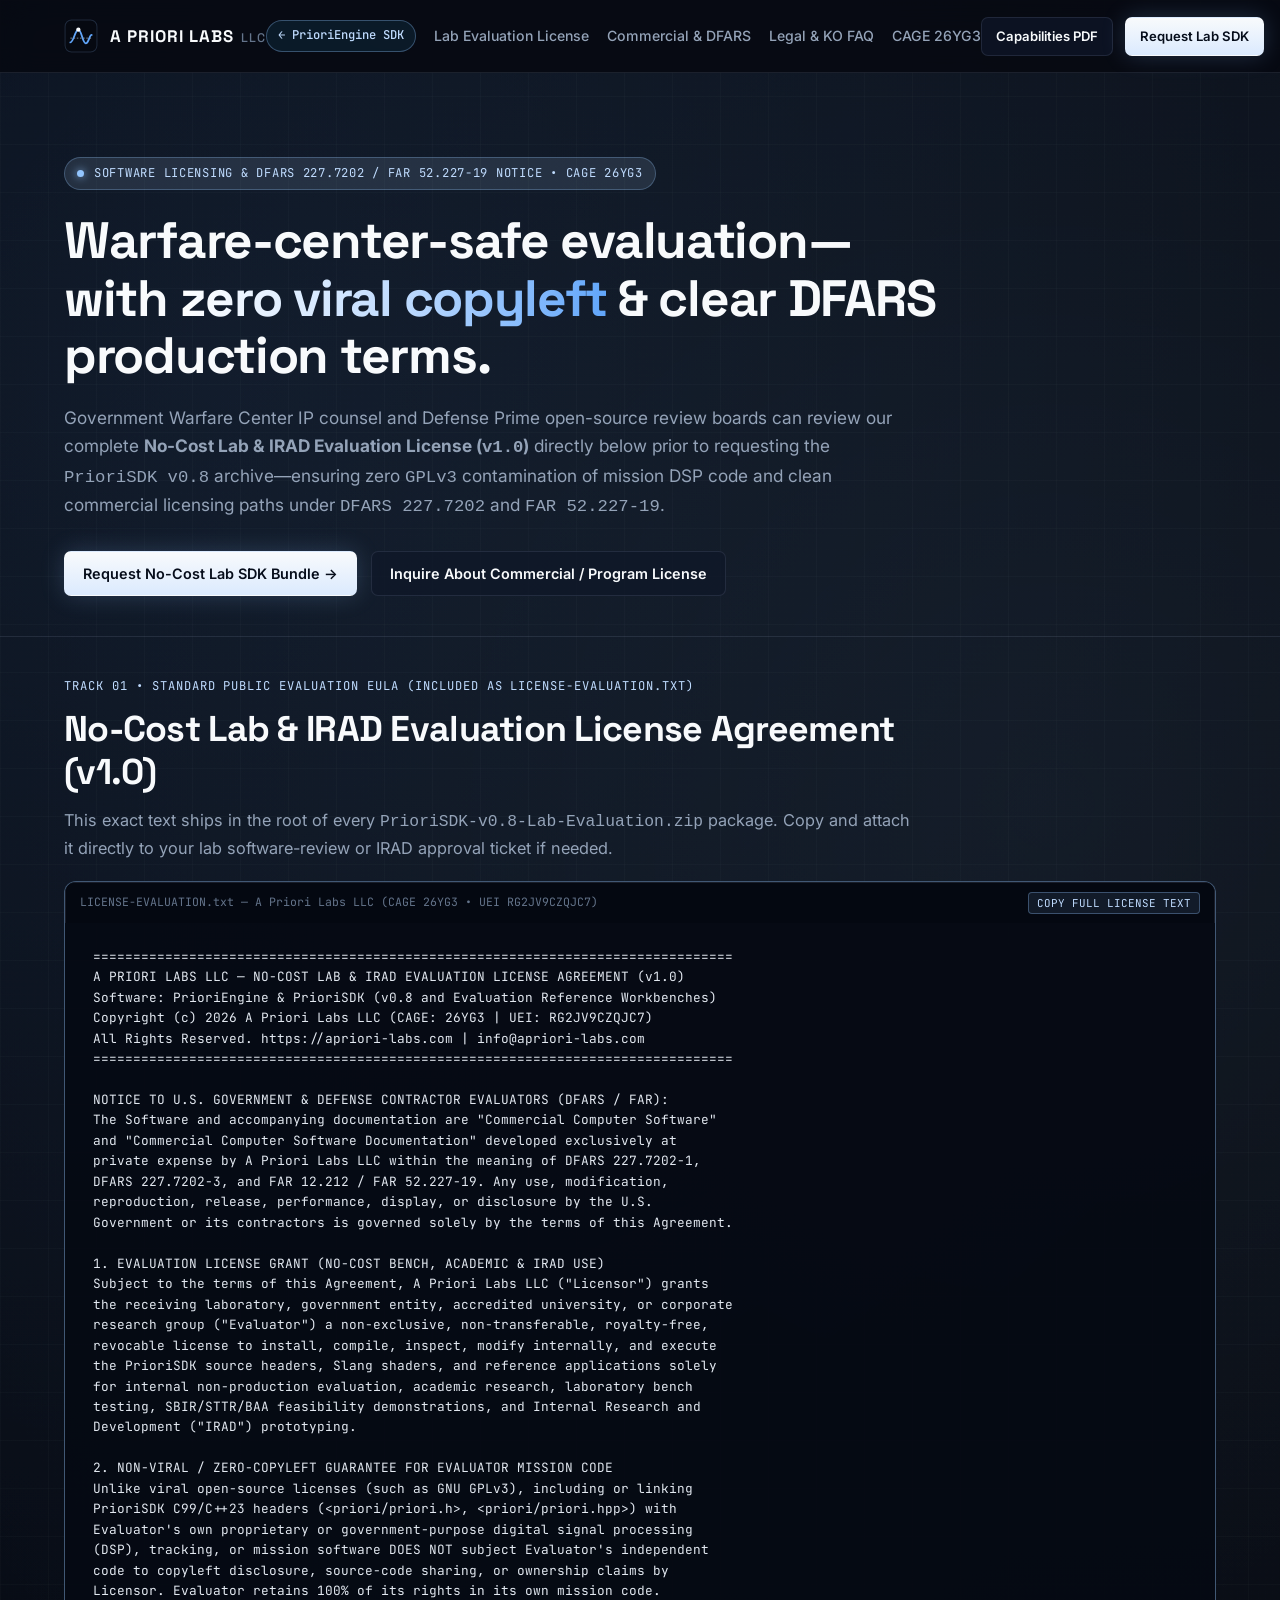
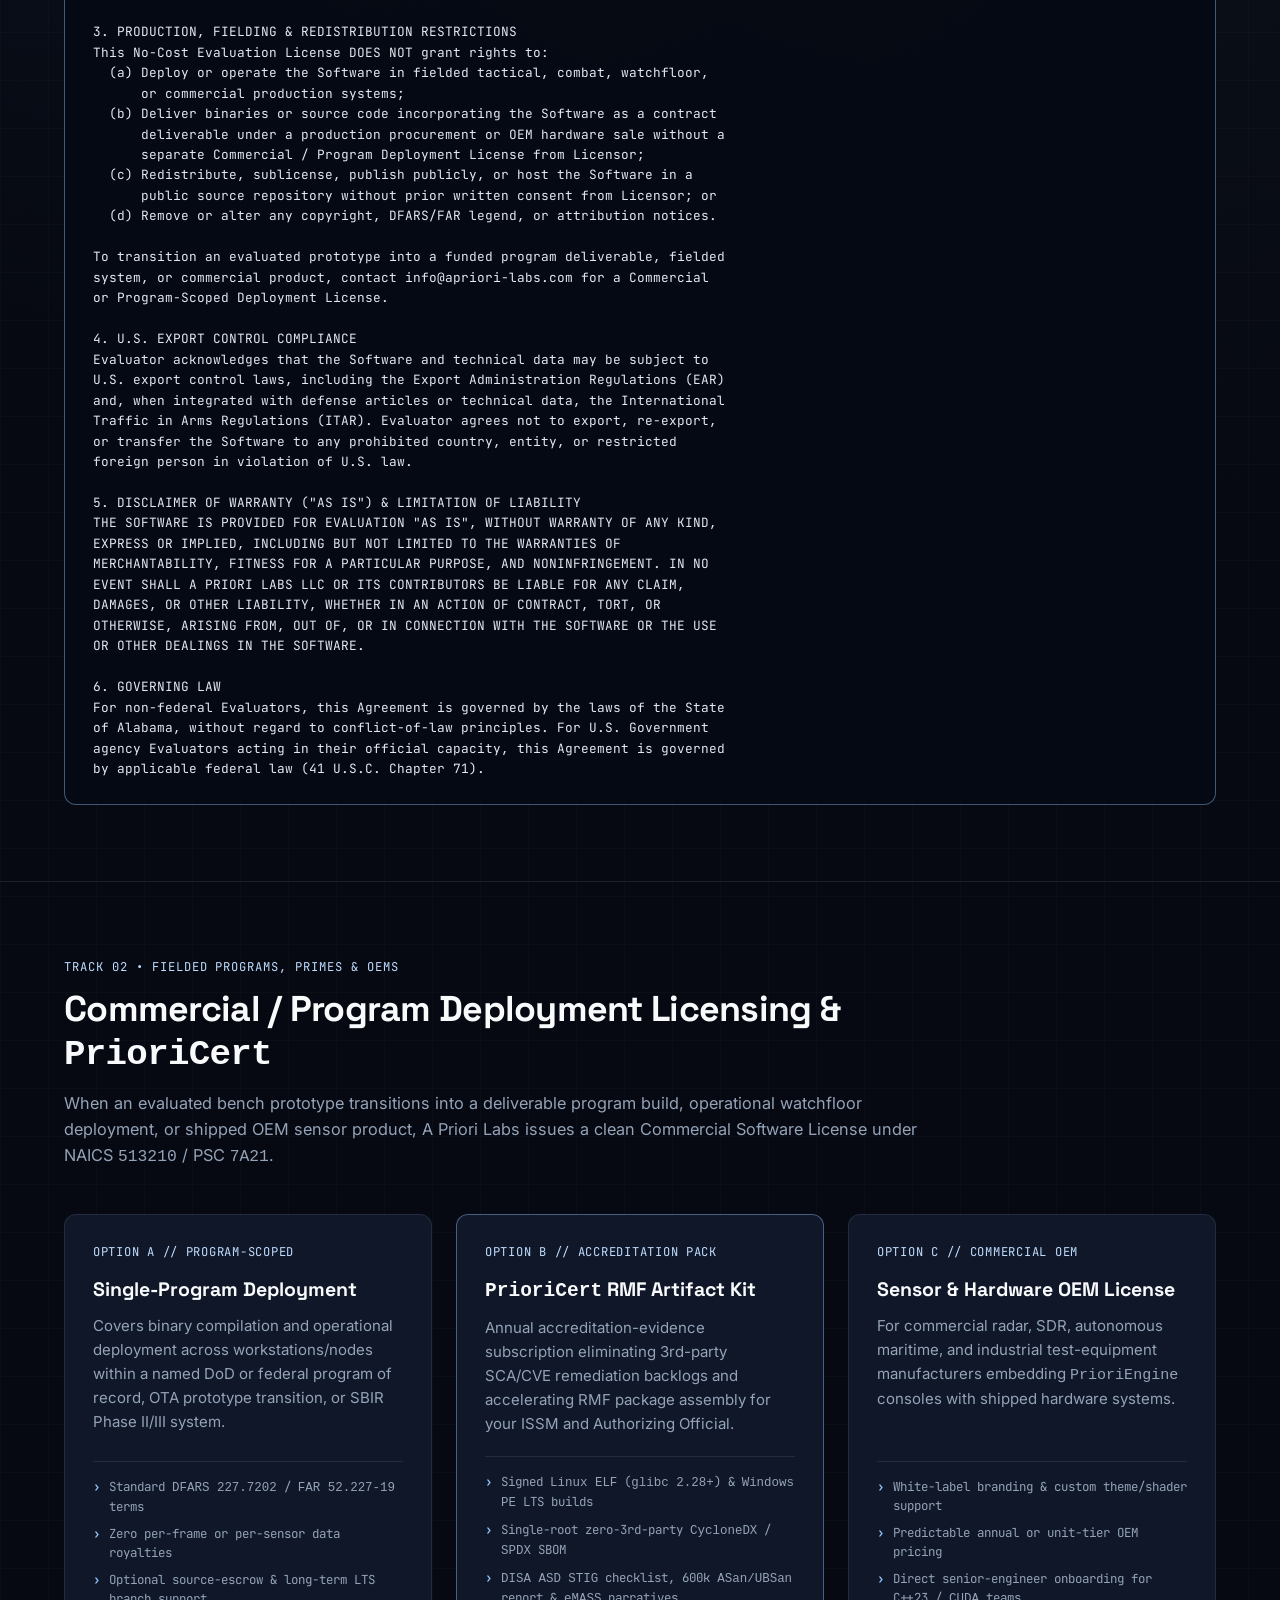
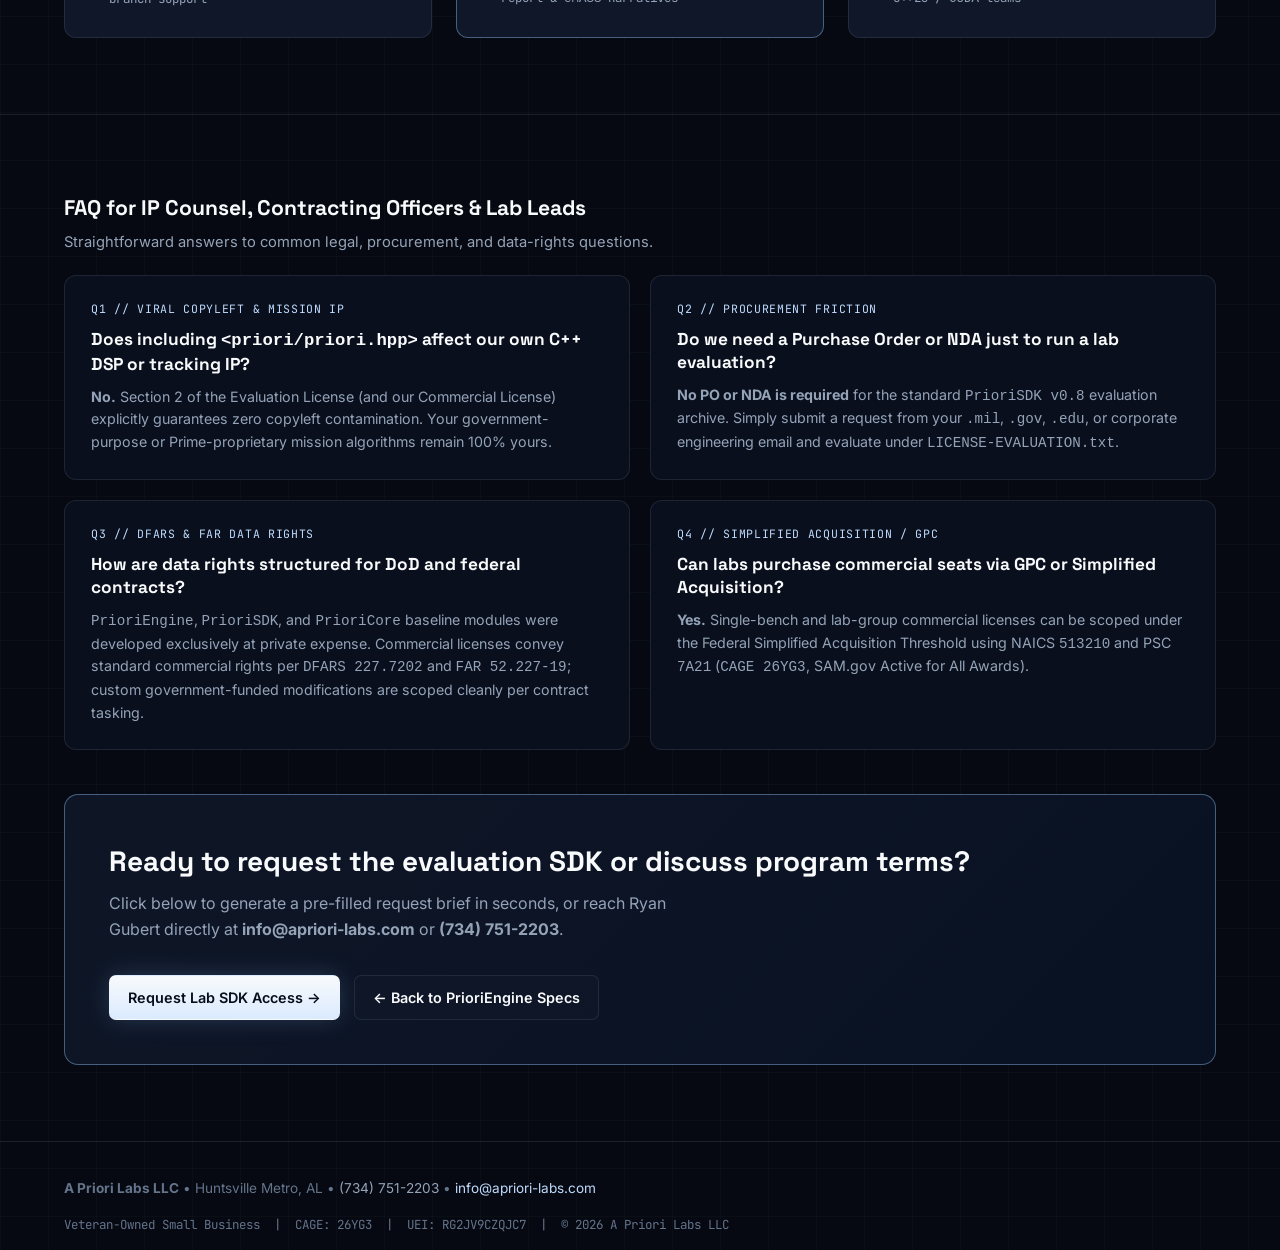
<file: license.html>
<!DOCTYPE html>
<html lang="en">
<head>
  <meta charset="UTF-8" />
  <meta name="viewport" content="width=device-width, initial-scale=1.0" />
  <title>Software Licensing &amp; DFARS Rights | PrioriEngine &amp; PrioriSDK — A Priori Labs LLC</title>
  <meta name="description" content="Official No-Cost Lab &amp; IRAD Evaluation License Agreement (v1.0) and DFARS 227.7202 / FAR 52.227-19 Commercial Computer Software licensing terms for PrioriEngine and PrioriSDK." />
  <link rel="canonical" href="https://apriori-labs.com/license.html" />
  <link rel="icon" type="image/svg+xml" href="assets/favicon.svg" />
  <link rel="preconnect" href="https://fonts.googleapis.com" />
  <link rel="preconnect" href="https://fonts.gstatic.com" crossorigin />
  <link href="https://fonts.googleapis.com/css2?family=Inter:wght@400;500;600;700&family=JetBrains+Mono:wght@400;500;600&family=Space+Grotesk:wght@600;700&display=swap" rel="stylesheet" />
  <link rel="stylesheet" href="styles.css?v=21" />
</head>
<body>
  <header class="site-header">
    <div class="container nav-bar">
      <a href="index.html" class="brand" aria-label="A Priori Labs LLC Home">
        <img src="assets/favicon.svg" alt="" class="brand-mark" />
        <span>A Priori Labs <span class="brand-sub">LLC</span></span>
      </a>

      <nav aria-label="Licensing Navigation">
        <ul class="nav-links" id="navLinks">
          <li><a href="engine.html" class="nav-pill-link">&larr; PrioriEngine SDK</a></li>
          <li><a href="#eval-license">Lab Evaluation License</a></li>
          <li><a href="#commercial-terms">Commercial &amp; DFARS</a></li>
          <li><a href="#counsel-faq">Legal &amp; KO FAQ</a></li>
          <li><a href="index.html#contracting">CAGE 26YG3</a></li>
        </ul>
      </nav>

      <div class="nav-actions">
        <a href="assets/A-Priori-Labs-Capabilities-Statement.pdf" class="btn btn-outline btn-sm" target="_blank" rel="noopener">Capabilities PDF</a>
        <a href="mailto:info@apriori-labs.com?subject=PrioriSDK%20v0.8%20Lab%20%26%20IRAD%20Evaluation%20Request" class="btn btn-primary btn-sm" data-inquiry="eval">Request Lab SDK</a>
        <button class="mobile-toggle" id="mobileMenuBtn" aria-expanded="false" aria-controls="navLinks">MENU</button>
      </div>
    </div>
  </header>

  <main>
    <section class="hero" style="border-top: none; padding-bottom: 40px;">
      <div class="container">
        <div class="eyebrow">
          <span class="status-dot" aria-hidden="true"></span>
          <span>Software Licensing &amp; DFARS 227.7202 / FAR 52.227-19 Notice &bull; CAGE 26YG3</span>
        </div>
        <h1 style="max-width: 880px;">
          Warfare-center-safe evaluation—with <span class="text-gradient">zero viral copyleft</span> &amp; clear DFARS production terms.
        </h1>
        <p class="hero-lead" style="max-width: 840px;">
          Government Warfare Center IP counsel and Defense Prime open-source review boards can review our complete <strong>No-Cost Lab &amp; IRAD Evaluation License (<code>v1.0</code>)</strong> directly below prior to requesting the <code>PrioriSDK v0.8</code> archive—ensuring zero <code>GPLv3</code> contamination of mission DSP code and clean commercial licensing paths under <code>DFARS 227.7202</code> and <code>FAR 52.227-19</code>.
        </p>
        <div class="hero-cta" style="margin-bottom: 0;">
          <a href="mailto:info@apriori-labs.com?subject=PrioriSDK%20v0.8%20Lab%20%26%20IRAD%20Evaluation%20Request" class="btn btn-primary" data-inquiry="eval">
            Request No-Cost Lab SDK Bundle &rarr;
          </a>
          <a href="mailto:info@apriori-labs.com?subject=PrioriSDK%20Commercial%20%26%20PrioriCert%20Licensing%20Inquiry" class="btn btn-outline" data-inquiry="commercial">
            Inquire About Commercial / Program License
          </a>
        </div>
      </div>
    </section>

    <!-- Full Verbatim Evaluation License Text -->
    <section id="eval-license" style="padding-top: 40px;">
      <div class="container">
        <div class="section-header" style="max-width: 860px; margin-bottom: 20px;">
          <span class="section-tag">Track 01 &bull; Standard Public Evaluation EULA (Included as LICENSE-EVALUATION.txt)</span>
          <h2>No-Cost Lab &amp; IRAD Evaluation License Agreement (v1.0)</h2>
          <p>
            This exact text ships in the root of every <code>PrioriSDK-v0.8-Lab-Evaluation.zip</code> package. Copy and attach it directly to your lab software-review or IRAD approval ticket if needed.
          </p>
        </div>

        <div class="license-doc-box">
          <div class="code-toolbar">
            <span>LICENSE-EVALUATION.txt &mdash; A Priori Labs LLC (CAGE 26YG3 &bull; UEI RG2JV9CZQJC7)</span>
            <button class="copy-btn" type="button" id="btnCopyLicense">COPY FULL LICENSE TEXT</button>
          </div>
          <pre class="license-pre" id="evalLicenseText">================================================================================
A PRIORI LABS LLC — NO-COST LAB &amp; IRAD EVALUATION LICENSE AGREEMENT (v1.0)
Software: PrioriEngine &amp; PrioriSDK (v0.8 and Evaluation Reference Workbenches)
Copyright (c) 2026 A Priori Labs LLC (CAGE: 26YG3 | UEI: RG2JV9CZQJC7)
All Rights Reserved. https://apriori-labs.com | info@apriori-labs.com
================================================================================

NOTICE TO U.S. GOVERNMENT &amp; DEFENSE CONTRACTOR EVALUATORS (DFARS / FAR):
The Software and accompanying documentation are "Commercial Computer Software"
and "Commercial Computer Software Documentation" developed exclusively at
private expense by A Priori Labs LLC within the meaning of DFARS 227.7202-1,
DFARS 227.7202-3, and FAR 12.212 / FAR 52.227-19. Any use, modification,
reproduction, release, performance, display, or disclosure by the U.S.
Government or its contractors is governed solely by the terms of this Agreement.

1. EVALUATION LICENSE GRANT (NO-COST BENCH, ACADEMIC &amp; IRAD USE)
Subject to the terms of this Agreement, A Priori Labs LLC ("Licensor") grants
the receiving laboratory, government entity, accredited university, or corporate
research group ("Evaluator") a non-exclusive, non-transferable, royalty-free,
revocable license to install, compile, inspect, modify internally, and execute
the PrioriSDK source headers, Slang shaders, and reference applications solely
for internal non-production evaluation, academic research, laboratory bench
testing, SBIR/STTR/BAA feasibility demonstrations, and Internal Research and
Development ("IRAD") prototyping.

2. NON-VIRAL / ZERO-COPYLEFT GUARANTEE FOR EVALUATOR MISSION CODE
Unlike viral open-source licenses (such as GNU GPLv3), including or linking
PrioriSDK C99/C++23 headers (&lt;priori/priori.h&gt;, &lt;priori/priori.hpp&gt;) with
Evaluator's own proprietary or government-purpose digital signal processing
(DSP), tracking, or mission software DOES NOT subject Evaluator's independent
code to copyleft disclosure, source-code sharing, or ownership claims by
Licensor. Evaluator retains 100% of its rights in its own mission code.

3. PRODUCTION, FIELDING &amp; REDISTRIBUTION RESTRICTIONS
This No-Cost Evaluation License DOES NOT grant rights to:
  (a) Deploy or operate the Software in fielded tactical, combat, watchfloor,
      or commercial production systems;
  (b) Deliver binaries or source code incorporating the Software as a contract
      deliverable under a production procurement or OEM hardware sale without a
      separate Commercial / Program Deployment License from Licensor;
  (c) Redistribute, sublicense, publish publicly, or host the Software in a
      public source repository without prior written consent from Licensor; or
  (d) Remove or alter any copyright, DFARS/FAR legend, or attribution notices.

To transition an evaluated prototype into a funded program deliverable, fielded
system, or commercial product, contact info@apriori-labs.com for a Commercial
or Program-Scoped Deployment License.

4. U.S. EXPORT CONTROL COMPLIANCE
Evaluator acknowledges that the Software and technical data may be subject to
U.S. export control laws, including the Export Administration Regulations (EAR)
and, when integrated with defense articles or technical data, the International
Traffic in Arms Regulations (ITAR). Evaluator agrees not to export, re-export,
or transfer the Software to any prohibited country, entity, or restricted
foreign person in violation of U.S. law.

5. DISCLAIMER OF WARRANTY ("AS IS") &amp; LIMITATION OF LIABILITY
THE SOFTWARE IS PROVIDED FOR EVALUATION "AS IS", WITHOUT WARRANTY OF ANY KIND,
EXPRESS OR IMPLIED, INCLUDING BUT NOT LIMITED TO THE WARRANTIES OF
MERCHANTABILITY, FITNESS FOR A PARTICULAR PURPOSE, AND NONINFRINGEMENT. IN NO
EVENT SHALL A PRIORI LABS LLC OR ITS CONTRIBUTORS BE LIABLE FOR ANY CLAIM,
DAMAGES, OR OTHER LIABILITY, WHETHER IN AN ACTION OF CONTRACT, TORT, OR
OTHERWISE, ARISING FROM, OUT OF, OR IN CONNECTION WITH THE SOFTWARE OR THE USE
OR OTHER DEALINGS IN THE SOFTWARE.

6. GOVERNING LAW
For non-federal Evaluators, this Agreement is governed by the laws of the State
of Alabama, without regard to conflict-of-law principles. For U.S. Government
agency Evaluators acting in their official capacity, this Agreement is governed
by applicable federal law (41 U.S.C. Chapter 71).</pre>
        </div>
      </div>
    </section>

    <!-- Track 2: Commercial & Government Program Licensing -->
    <section id="commercial-terms">
      <div class="container">
        <div class="section-header" style="max-width: 860px;">
          <span class="section-tag">Track 02 &bull; Fielded Programs, Primes &amp; OEMs</span>
          <h2>Commercial / Program Deployment Licensing &amp; <code>PrioriCert</code></h2>
          <p>
            When an evaluated bench prototype transitions into a deliverable program build, operational watchfloor deployment, or shipped OEM sensor product, A Priori Labs issues a clean Commercial Software License under NAICS <code>513210</code> / PSC <code>7A21</code>.
          </p>
        </div>

        <div class="pillars-grid">
          <article class="card">
            <div class="card-index">OPTION A // PROGRAM-SCOPED</div>
            <h3>Single-Program Deployment</h3>
            <p>
              Covers binary compilation and operational deployment across workstations/nodes within a named DoD or federal program of record, OTA prototype transition, or SBIR Phase II/III system.
            </p>
            <ul class="tech-list">
              <li>Standard <code>DFARS 227.7202</code> / <code>FAR 52.227-19</code> terms</li>
              <li>Zero per-frame or per-sensor data royalties</li>
              <li>Optional source-escrow &amp; long-term LTS branch support</li>
            </ul>
          </article>

          <article class="card" style="border-color: rgba(147, 197, 253, 0.42);">
            <div class="card-index">OPTION B // ACCREDITATION PACK</div>
            <h3><code>PrioriCert</code> RMF Artifact Kit</h3>
            <p>
              Annual accreditation-evidence subscription eliminating 3rd-party SCA/CVE remediation backlogs and accelerating RMF package assembly for your ISSM and Authorizing Official.
            </p>
            <ul class="tech-list">
              <li>Signed <code>Linux ELF</code> (<code>glibc 2.28+</code>) &amp; <code>Windows PE</code> LTS builds</li>
              <li>Single-root zero-3rd-party <code>CycloneDX</code> / <code>SPDX</code> SBOM</li>
              <li><code>DISA ASD STIG</code> checklist, 600k <code>ASan/UBSan</code> report &amp; <code>eMASS</code> narratives</li>
            </ul>
          </article>

          <article class="card">
            <div class="card-index">OPTION C // COMMERCIAL OEM</div>
            <h3>Sensor &amp; Hardware OEM License</h3>
            <p>
              For commercial radar, SDR, autonomous maritime, and industrial test-equipment manufacturers embedding <code>PrioriEngine</code> consoles with shipped hardware systems.
            </p>
            <ul class="tech-list">
              <li>White-label branding &amp; custom theme/shader support</li>
              <li>Predictable annual or unit-tier OEM pricing</li>
              <li>Direct senior-engineer onboarding for C++23 / <code>CUDA</code> teams</li>
            </ul>
          </article>
        </div>
      </div>
    </section>

    <!-- Legal & Contracting Officer FAQ -->
    <section id="counsel-faq">
      <div class="container">
        <div class="dd-section-wrap" style="margin-top: 0;">
          <div class="dd-header">
            <h3>FAQ for IP Counsel, Contracting Officers &amp; Lab Leads</h3>
            <p>Straightforward answers to common legal, procurement, and data-rights questions.</p>
          </div>

          <div class="dd-grid">
            <article class="dd-card">
              <span class="dd-card-tag">Q1 // VIRAL COPYLEFT &amp; MISSION IP</span>
              <h4>Does including <code>&lt;priori/priori.hpp&gt;</code> affect our own C++ DSP or tracking IP?</h4>
              <p>
                <strong>No.</strong> Section 2 of the Evaluation License (and our Commercial License) explicitly guarantees zero copyleft contamination. Your government-purpose or Prime-proprietary mission algorithms remain 100% yours.
              </p>
            </article>

            <article class="dd-card">
              <span class="dd-card-tag">Q2 // PROCUREMENT FRICTION</span>
              <h4>Do we need a Purchase Order or NDA just to run a lab evaluation?</h4>
              <p>
                <strong>No PO or NDA is required</strong> for the standard <code>PrioriSDK v0.8</code> evaluation archive. Simply submit a request from your <code>.mil</code>, <code>.gov</code>, <code>.edu</code>, or corporate engineering email and evaluate under <code>LICENSE-EVALUATION.txt</code>.
              </p>
            </article>

            <article class="dd-card">
              <span class="dd-card-tag">Q3 // DFARS &amp; FAR DATA RIGHTS</span>
              <h4>How are data rights structured for DoD and federal contracts?</h4>
              <p>
                <code>PrioriEngine</code>, <code>PrioriSDK</code>, and <code>PrioriCore</code> baseline modules were developed exclusively at private expense. Commercial licenses convey standard commercial rights per <code>DFARS 227.7202</code> and <code>FAR 52.227-19</code>; custom government-funded modifications are scoped cleanly per contract tasking.
              </p>
            </article>

            <article class="dd-card">
              <span class="dd-card-tag">Q4 // SIMPLIFIED ACQUISITION / GPC</span>
              <h4>Can labs purchase commercial seats via GPC or Simplified Acquisition?</h4>
              <p>
                <strong>Yes.</strong> Single-bench and lab-group commercial licenses can be scoped under the Federal Simplified Acquisition Threshold using NAICS <code>513210</code> and PSC <code>7A21</code> (<code>CAGE 26YG3</code>, SAM.gov Active for All Awards).
              </p>
            </article>
          </div>
        </div>

        <div class="cta-banner" style="margin-top: 44px;">
          <div>
            <h2>Ready to request the evaluation SDK or discuss program terms?</h2>
            <p>
              Click below to generate a pre-filled request brief in seconds, or reach Ryan Gubert directly at <strong>info@apriori-labs.com</strong> or <strong>(734) 751-2203</strong>.
            </p>
          </div>
          <div class="cta-buttons">
            <a href="mailto:info@apriori-labs.com?subject=PrioriSDK%20v0.8%20Lab%20%26%20IRAD%20Evaluation%20Request" class="btn btn-primary" data-inquiry="eval">
              Request Lab SDK Access &rarr;
            </a>
            <a href="engine.html" class="btn btn-outline">
              &larr; Back to PrioriEngine Specs
            </a>
          </div>
        </div>
      </div>
    </section>
  </main>

  <footer class="site-footer">
    <div class="container footer-inner">
      <div>
        <strong>A Priori Labs LLC</strong> &bull; Huntsville Metro, AL &bull; <a href="tel:+17347512203" style="color: var(--text-secondary);">(734) 751-2203</a> &bull; <a href="mailto:info@apriori-labs.com" style="color: var(--accent-ice);">info@apriori-labs.com</a>
      </div>
      <div class="footer-meta">
        Veteran-Owned Small Business &nbsp;|&nbsp; CAGE: 26YG3 &nbsp;|&nbsp; UEI: RG2JV9CZQJC7 &nbsp;|&nbsp; &copy; 2026 A Priori Labs LLC
      </div>
    </div>
  </footer>

  <script src="app.js?v=21"></script>
</body>
</html>
</file>
<file: styles.css>
:root {
  --bg-base: #060911;
  --bg-elevated: #0b111e;
  --bg-card: #0f1728;
  --bg-card-hover: #141f35;
  --border-subtle: rgba(148, 163, 184, 0.15);
  --border-strong: rgba(147, 197, 253, 0.42);
  --text-primary: #f8fafc;
  --text-secondary: #94a3b8;
  --text-muted: #64748b;
  --accent-blue: #7dd3fc;
  --accent-ice: #bfdbfe;
  --accent-white: #f8fafc;
  --accent-blue-dim: rgba(125, 211, 252, 0.11);
  --accent-ice-dim: rgba(191, 219, 254, 0.12);
  --font-sans: 'Inter', -apple-system, BlinkMacSystemFont, 'Segoe UI', Roboto, sans-serif;
  --font-display: 'Space Grotesk', 'Inter', -apple-system, sans-serif;
  --font-mono: 'JetBrains Mono', 'Fira Code', Consolas, monospace;
  --max-width: 1200px;
}

*, *::before, *::after {
  box-sizing: border-box;
  margin: 0;
  padding: 0;
}

html {
  scroll-behavior: smooth;
  background-color: var(--bg-base);
  color: var(--text-primary);
  font-family: var(--font-sans);
  line-height: 1.6;
  -webkit-font-smoothing: antialiased;
}

body {
  background-color: var(--bg-base);
  background-image:
    radial-gradient(circle at 18% 8%, rgba(96, 165, 250, 0.10), transparent 38%),
    radial-gradient(circle at 82% 18%, rgba(186, 230, 253, 0.06), transparent 35%),
    linear-gradient(rgba(148, 163, 184, 0.03) 1px, transparent 1px),
    linear-gradient(90deg, rgba(148, 163, 184, 0.03) 1px, transparent 1px);
  background-size: 100% 100%, 100% 100%, 48px 48px, 48px 48px;
  overflow-x: hidden;
}

a {
  color: inherit;
  text-decoration: none;
}

.container {
  width: 100%;
  max-width: var(--max-width);
  margin: 0 auto;
  padding: 0 24px;
}

/* Header & Navigation */
.site-header {
  position: sticky;
  top: 0;
  z-index: 100;
  background: rgba(6, 9, 17, 0.86);
  backdrop-filter: blur(14px);
  border-bottom: 1px solid var(--border-subtle);
}

.nav-bar {
  display: flex;
  align-items: center;
  justify-content: space-between;
  height: 72px;
}

.brand {
  display: flex;
  align-items: center;
  gap: 12px;
  font-family: var(--font-display);
  font-weight: 700;
  font-size: 1.05rem;
  letter-spacing: 0.06em;
  text-transform: uppercase;
  white-space: nowrap;
  flex-shrink: 0;
}

.brand-mark {
  width: 34px;
  height: 34px;
  flex-shrink: 0;
}

.brand-sub {
  color: var(--text-muted);
  font-weight: 500;
  font-size: 0.78rem;
  margin-left: 2px;
}

.nav-links {
  display: flex;
  align-items: center;
  gap: 18px;
  list-style: none;
}

.nav-links a {
  font-size: 0.88rem;
  font-weight: 500;
  color: var(--text-secondary);
  transition: color 0.18s ease;
  white-space: nowrap;
}

.nav-links a:hover {
  color: var(--text-primary);
}

.nav-actions {
  display: flex;
  align-items: center;
  gap: 12px;
}

.mobile-toggle {
  display: none;
  background: transparent;
  border: 1px solid var(--border-subtle);
  color: var(--text-primary);
  padding: 8px 10px;
  border-radius: 6px;
  cursor: pointer;
  font-family: var(--font-mono);
  font-size: 0.8rem;
}

/* Buttons */
.btn {
  display: inline-flex;
  align-items: center;
  justify-content: center;
  gap: 8px;
  padding: 10px 18px;
  border-radius: 7px;
  font-size: 0.9rem;
  font-weight: 600;
  transition: all 0.18s ease;
  cursor: pointer;
  border: 1px solid transparent;
  white-space: nowrap;
}

.btn-primary {
  background: linear-gradient(180deg, #f8fafc 0%, #dbeafe 100%);
  color: #060d1b;
  box-shadow: 0 0 24px rgba(147, 197, 253, 0.2);
}

.btn-primary:hover {
  background: #ffffff;
  transform: translateY(-1px);
  box-shadow: 0 4px 28px rgba(186, 230, 253, 0.34);
}

.btn-outline {
  background: rgba(15, 23, 40, 0.75);
  color: var(--text-primary);
  border-color: var(--border-subtle);
}

.btn-outline:hover {
  border-color: var(--border-strong);
  background: var(--bg-card-hover);
}

.btn-sm {
  padding: 8px 14px;
  font-size: 0.82rem;
}

/* Hero Section */
.hero {
  padding: 84px 0 72px;
}

.hero-grid {
  display: grid;
  grid-template-columns: 0.96fr 1.04fr;
  gap: 44px;
  align-items: center;
}

.eyebrow {
  display: inline-flex;
  align-items: center;
  gap: 10px;
  font-family: var(--font-mono);
  font-size: 0.76rem;
  letter-spacing: 0.06em;
  text-transform: uppercase;
  color: var(--accent-ice);
  background: var(--accent-ice-dim);
  border: 1px solid rgba(147, 197, 253, 0.28);
  padding: 6px 12px;
  border-radius: 999px;
  margin-bottom: 22px;
}

.status-dot {
  width: 7px;
  height: 7px;
  border-radius: 50%;
  background: #93c5fd;
  box-shadow: 0 0 9px rgba(147, 197, 253, 0.9);
}

.hero h1 {
  font-family: var(--font-display);
  font-size: clamp(2.25rem, 4vw, 3.35rem);
  line-height: 1.12;
  letter-spacing: -0.025em;
  font-weight: 700;
  margin-bottom: 20px;
}

.hero h1 .text-gradient {
  background: linear-gradient(95deg, #ffffff 0%, #bfdbfe 52%, #60a5fa 100%);
  -webkit-background-clip: text;
  -webkit-text-fill-color: transparent;
}

.hero-lead {
  font-size: 1.08rem;
  color: var(--text-secondary);
  max-width: 580px;
  margin-bottom: 30px;
}

.hero-cta {
  display: flex;
  flex-wrap: wrap;
  gap: 14px;
  margin-bottom: 34px;
}

.hero-metrics {
  display: grid;
  grid-template-columns: repeat(3, 1fr);
  gap: 16px;
  padding-top: 24px;
  border-top: 1px solid var(--border-subtle);
}

.metric-label {
  font-family: var(--font-mono);
  font-size: 0.72rem;
  text-transform: uppercase;
  letter-spacing: 0.05em;
  color: var(--text-muted);
}

.metric-value {
  font-family: var(--font-display);
  font-size: 0.96rem;
  font-weight: 600;
  color: var(--text-primary);
  margin-top: 3px;
}

/* Interactive DSP Visualizer Card */
.dsp-panel {
  background: linear-gradient(180deg, rgba(15, 23, 40, 0.96), rgba(9, 14, 26, 0.98));
  border: 1px solid var(--border-subtle);
  border-radius: 14px;
  overflow: hidden;
  box-shadow: 0 24px 64px rgba(0, 0, 0, 0.58);
}

.dsp-header {
  display: flex;
  align-items: center;
  justify-content: space-between;
  padding: 12px 16px;
  background: rgba(6, 9, 17, 0.75);
  border-bottom: 1px solid var(--border-subtle);
  gap: 8px;
  flex-wrap: wrap;
}

.dsp-title {
  font-family: var(--font-mono);
  font-size: 0.74rem;
  color: var(--text-secondary);
  display: flex;
  align-items: center;
  gap: 8px;
}

.dsp-tabs {
  display: flex;
  gap: 6px;
}

.dsp-tab {
  background: rgba(148, 163, 184, 0.08);
  border: 1px solid var(--border-subtle);
  color: var(--text-secondary);
  font-family: var(--font-mono);
  font-size: 0.7rem;
  padding: 4px 9px;
  border-radius: 5px;
  cursor: pointer;
  transition: all 0.15s ease;
}

.dsp-tab:hover {
  color: var(--text-primary);
}

.dsp-tab.active {
  background: var(--accent-ice-dim);
  color: var(--accent-white);
  border-color: rgba(147, 197, 253, 0.45);
}

.dsp-subbar {
  display: flex;
  justify-content: space-between;
  align-items: center;
  padding: 6px 14px;
  background: rgba(8, 13, 24, 0.92);
  border-bottom: 1px solid rgba(148, 163, 184, 0.11);
  font-family: var(--font-mono);
  font-size: 0.66rem;
  gap: 8px;
  flex-wrap: wrap;
}

.dsp-hint {
  color: var(--text-muted);
}

.dsp-score-pill {
  color: var(--accent-ice);
  background: rgba(147, 197, 253, 0.09);
  border: 1px solid rgba(147, 197, 253, 0.25);
  padding: 2px 8px;
  border-radius: 999px;
  font-weight: 600;
  font-size: 0.65rem;
  transition: all 0.18s ease;
}

.dsp-score-pill.pill-ok {
  color: #6ee7b7;
  background: rgba(16, 185, 129, 0.14);
  border-color: rgba(52, 211, 153, 0.45);
}

.dsp-score-pill.pill-warn {
  color: #fde68a;
  background: rgba(245, 158, 11, 0.16);
  border-color: rgba(251, 191, 36, 0.5);
}

.dsp-score-pill.pill-lost {
  color: #fecaca;
  background: rgba(239, 68, 68, 0.2);
  border-color: rgba(248, 113, 113, 0.62);
}

.dsp-panel.theme-daylight .dsp-score-pill.pill-ok {
  color: #065f46;
  background: rgba(16, 185, 129, 0.16);
  border-color: rgba(5, 150, 105, 0.45);
}

.dsp-panel.theme-daylight .dsp-score-pill.pill-warn {
  color: #92400e;
  background: rgba(245, 158, 11, 0.18);
  border-color: rgba(217, 119, 6, 0.48);
}

.dsp-panel.theme-daylight .dsp-score-pill.pill-lost {
  color: #991b1b;
  background: rgba(239, 68, 68, 0.16);
  border-color: rgba(220, 38, 38, 0.52);
}

.dsp-info-btn {
  background: rgba(56, 189, 248, 0.12);
  border: 1px solid rgba(125, 211, 252, 0.4);
  color: #bae6fd;
  font-family: var(--font-mono);
  font-size: 0.67rem;
  font-weight: 600;
  padding: 3px 8px;
  border-radius: 999px;
  cursor: pointer;
  transition: all 0.15s ease;
}

.dsp-info-btn:hover,
.dsp-info-btn.active {
  background: rgba(56, 189, 248, 0.25);
  color: #ffffff;
  border-color: #7dd3fc;
}

.dsp-panel.theme-daylight .dsp-info-btn {
  background: rgba(2, 132, 199, 0.12);
  border-color: rgba(2, 132, 199, 0.4);
  color: #0369a1;
}

.console-info-popover {
  position: absolute;
  top: 8px;
  left: 8px;
  right: 8px;
  z-index: 12;
  background: rgba(7, 12, 24, 0.96);
  border: 1px solid rgba(125, 211, 252, 0.52);
  border-radius: 9px;
  padding: 13px 15px;
  box-shadow: 0 18px 42px rgba(0, 0, 0, 0.72);
  color: #e2e8f0;
  font-size: 0.79rem;
  line-height: 1.5;
  cursor: default;
}

.console-info-popover[hidden] {
  display: none !important;
}

.console-info-popover strong {
  color: #ffffff;
}

.console-info-popover ul {
  margin: 7px 0 0;
  padding-left: 16px;
  display: flex;
  flex-direction: column;
  gap: 4px;
  color: #cbd5e1;
}

.dsp-panel.theme-daylight .console-info-popover {
  background: rgba(255, 255, 255, 0.97);
  border-color: #0284c7;
  color: #1e293b;
  box-shadow: 0 16px 36px rgba(15, 23, 42, 0.24);
}

.dsp-panel.theme-daylight .console-info-popover strong {
  color: #0f172a;
}

.dsp-panel.theme-daylight .console-info-popover ul {
  color: #334155;
}

.dsp-canvas-wrap {
  position: relative;
  height: 368px;
  width: 100%;
  background: #050811;
  cursor: crosshair;
  transition: background 0.2s ease;
}

.dsp-panel.theme-daylight {
  background: linear-gradient(180deg, #f8fafc, #eef2f7);
  border-color: #94a3b8;
  box-shadow: 0 24px 60px rgba(15, 23, 42, 0.38);
}

.dsp-panel.theme-daylight .dsp-header {
  background: #e2e8f0;
  border-bottom-color: #cbd5e1;
}

.dsp-panel.theme-daylight .dsp-title {
  color: #0f172a;
  font-weight: 600;
}

.dsp-panel.theme-daylight .dsp-tab {
  background: #ffffff;
  border-color: #cbd5e1;
  color: #334155;
}

.dsp-panel.theme-daylight .dsp-tab.active {
  background: #0284c7;
  color: #ffffff;
  border-color: #0369a1;
}

.dsp-panel.theme-daylight .dsp-subbar {
  background: #f1f5f9;
  border-bottom-color: #cbd5e1;
}

.dsp-panel.theme-daylight .dsp-hint {
  color: #475569;
}

.dsp-panel.theme-daylight .dsp-score-pill {
  background: rgba(2, 132, 199, 0.12);
  border-color: rgba(2, 132, 199, 0.38);
  color: #0369a1;
}

.dsp-panel.theme-daylight .dsp-canvas-wrap {
  background: #e8eef5;
}

.dsp-panel.theme-daylight .dsp-controls,
.dsp-panel.theme-daylight .dsp-footer {
  background: #e2e8f0;
  border-top-color: #cbd5e1;
  color: #334155;
}

.dsp-panel.theme-daylight .sim-btn:not(.sim-btn-report) {
  background: #ffffff;
  border-color: #94a3b8;
  color: #0f172a;
}

.dsp-panel.theme-daylight .sim-btn-toggle.active {
  background: #0284c7;
  border-color: #0369a1;
  color: #ffffff;
}

.dsp-panel.theme-daylight .sim-btn-report {
  background: #0f172a;
  color: #f8fafc;
}

#dspCanvas {
  width: 100%;
  height: 100%;
  display: block;
}

.dsp-controls {
  display: flex;
  justify-content: space-between;
  align-items: center;
  padding: 8px 14px;
  background: rgba(8, 13, 25, 0.94);
  border-top: 1px solid var(--border-subtle);
  gap: 6px;
  flex-wrap: wrap;
}

.sim-btn-group {
  display: flex;
  align-items: center;
  gap: 5px;
  flex-wrap: wrap;
}

.sim-btn {
  background: rgba(148, 163, 184, 0.09);
  border: 1px solid rgba(148, 163, 184, 0.22);
  color: var(--text-primary);
  font-family: var(--font-mono);
  font-size: 0.68rem;
  font-weight: 500;
  padding: 5px 8px;
  border-radius: 5px;
  cursor: pointer;
  transition: all 0.15s ease;
  white-space: nowrap;
}

.sim-btn:hover {
  border-color: rgba(147, 197, 253, 0.55);
  background: rgba(147, 197, 253, 0.14);
}

.sim-btn-toggle.active {
  background: rgba(56, 189, 248, 0.15);
  border-color: rgba(125, 211, 252, 0.52);
  color: #bae6fd;
}

.sim-btn-toggle:not(.active) {
  background: rgba(251, 191, 36, 0.08);
  border-color: rgba(251, 191, 36, 0.35);
  color: #fde68a;
}

.sim-btn-ghost {
  background: transparent;
  border-color: rgba(148, 163, 184, 0.16);
  color: var(--text-muted);
}

.sim-btn-ghost:hover {
  color: var(--text-primary);
}

.sim-btn-report {
  background: linear-gradient(180deg, #f8fafc 0%, #dbeafe 100%);
  color: #060d1b;
  border-color: transparent;
  font-weight: 600;
  box-shadow: 0 0 16px rgba(147, 197, 253, 0.22);
}

.sim-btn-report:hover {
  background: #ffffff;
  color: #060d1b;
  border-color: transparent;
  box-shadow: 0 2px 20px rgba(186, 230, 253, 0.4);
}

.dsp-footer {
  display: flex;
  justify-content: space-between;
  align-items: center;
  padding: 9px 14px;
  border-top: 1px solid var(--border-subtle);
  font-family: var(--font-mono);
  font-size: 0.7rem;
  color: var(--text-muted);
  flex-wrap: wrap;
  gap: 8px;
}

.dsp-legend {
  display: flex;
  gap: 12px;
  flex-wrap: wrap;
}

.legend-item {
  display: inline-flex;
  align-items: center;
  gap: 5px;
}

.swatch {
  width: 10px;
  height: 3px;
  border-radius: 2px;
}

.swatch-blue { background: #60a5fa; }
.swatch-slate { background: #94a3b8; }
.swatch-white { background: #ffffff; }
.swatch-amber { background: #fbbf24; }

/* Analysis & Code Modal */
.modal-backdrop {
  position: fixed;
  inset: 0;
  z-index: 500;
  background: rgba(3, 6, 14, 0.82);
  backdrop-filter: blur(8px);
  display: flex;
  align-items: center;
  justify-content: center;
  padding: 20px;
}

.modal-backdrop[hidden] {
  display: none !important;
}

.modal-dialog {
  width: 100%;
  max-width: 840px;
  max-height: 88vh;
  background: linear-gradient(180deg, #0d1526 0%, #080d19 100%);
  border: 1px solid rgba(147, 197, 253, 0.38);
  border-radius: 14px;
  box-shadow: 0 32px 80px rgba(0, 0, 0, 0.75);
  display: flex;
  flex-direction: column;
  overflow: hidden;
}

.modal-header {
  display: flex;
  justify-content: space-between;
  align-items: flex-start;
  padding: 20px 24px 16px;
  border-bottom: 1px solid var(--border-subtle);
  gap: 16px;
}

.modal-eyebrow {
  font-family: var(--font-mono);
  font-size: 0.71rem;
  letter-spacing: 0.07em;
  color: var(--accent-ice);
  display: block;
  margin-bottom: 4px;
}

.modal-header h3 {
  font-family: var(--font-display);
  font-size: 1.25rem;
  line-height: 1.25;
}

.modal-close {
  background: rgba(148, 163, 184, 0.1);
  border: 1px solid var(--border-subtle);
  color: var(--text-secondary);
  width: 32px;
  height: 32px;
  border-radius: 7px;
  font-size: 1.25rem;
  line-height: 1;
  cursor: pointer;
  flex-shrink: 0;
}

.modal-close:hover {
  color: var(--text-primary);
  border-color: var(--border-strong);
}

.modal-tabs {
  display: flex;
  gap: 6px;
  padding: 10px 24px;
  background: rgba(5, 8, 17, 0.7);
  border-bottom: 1px solid var(--border-subtle);
  flex-wrap: wrap;
}

.modal-tab {
  background: transparent;
  border: 1px solid transparent;
  color: var(--text-secondary);
  font-family: var(--font-mono);
  font-size: 0.74rem;
  padding: 6px 12px;
  border-radius: 6px;
  cursor: pointer;
  transition: all 0.15s ease;
}

.modal-tab:hover {
  color: var(--text-primary);
}

.modal-tab.active {
  background: rgba(147, 197, 253, 0.14);
  border-color: rgba(147, 197, 253, 0.4);
  color: var(--text-primary);
}

.modal-body {
  padding: 22px 24px;
  overflow-y: auto;
}

.report-kpis {
  display: grid;
  grid-template-columns: repeat(4, 1fr);
  gap: 12px;
  margin-bottom: 14px;
}

.kpi-box {
  background: rgba(15, 23, 40, 0.85);
  border: 1px solid var(--border-subtle);
  border-radius: 8px;
  padding: 12px 14px;
}

.kpi-label {
  font-family: var(--font-mono);
  font-size: 0.68rem;
  text-transform: uppercase;
  color: var(--text-muted);
  margin-bottom: 4px;
}

.kpi-val {
  font-family: var(--font-display);
  font-size: 1.02rem;
  font-weight: 700;
  color: var(--text-primary);
}

.report-Rank {
  font-family: var(--font-mono);
  font-size: 0.76rem;
  padding: 9px 14px;
  border-radius: 7px;
  background: rgba(56, 189, 248, 0.09);
  border: 1px solid rgba(125, 211, 252, 0.28);
  color: var(--accent-ice);
  margin-bottom: 14px;
}

.report-narrative {
  font-size: 0.9rem;
  color: var(--text-secondary);
  line-height: 1.58;
  margin-bottom: 16px;
}

.report-table-wrap {
  overflow-x: auto;
  border: 1px solid var(--border-subtle);
  border-radius: 8px;
  margin-bottom: 18px;
}

.report-table {
  width: 100%;
  border-collapse: collapse;
  font-family: var(--font-mono);
  font-size: 0.76rem;
}

.report-table th,
.report-table td {
  padding: 9px 12px;
  text-align: left;
  border-bottom: 1px solid var(--border-subtle);
}

.report-table th {
  background: rgba(6, 9, 17, 0.8);
  color: var(--text-muted);
  text-transform: uppercase;
  font-size: 0.68rem;
  letter-spacing: 0.05em;
}

.report-table tr:last-child td {
  border-bottom: none;
}

.status-pill-ok {
  color: #bae6fd;
  background: rgba(56, 189, 248, 0.14);
  border: 1px solid rgba(125, 211, 252, 0.35);
  padding: 2px 7px;
  border-radius: 4px;
  font-size: 0.68rem;
}

.status-pill-warn {
  color: #fde68a;
  background: rgba(251, 191, 36, 0.12);
  border: 1px solid rgba(251, 191, 36, 0.35);
  padding: 2px 7px;
  border-radius: 4px;
  font-size: 0.68rem;
}

.insight-callout {
  background: linear-gradient(135deg, rgba(20, 35, 64, 0.92), rgba(12, 20, 38, 0.96));
  border: 1px solid rgba(147, 197, 253, 0.42);
  border-left: 3px solid #7dd3fc;
  border-radius: 10px;
  padding: 18px 20px;
  display: flex;
  justify-content: space-between;
  align-items: center;
  gap: 18px;
  flex-wrap: wrap;
}

.insight-callout strong {
  display: block;
  font-family: var(--font-display);
  font-size: 1rem;
  color: var(--text-primary);
  margin-bottom: 5px;
}

.insight-callout p {
  font-size: 0.86rem;
  color: var(--text-secondary);
  max-width: 510px;
  line-height: 1.52;
}

.insight-actions {
  display: flex;
  gap: 8px;
  flex-wrap: wrap;
}

.code-toolbar {
  display: flex;
  justify-content: space-between;
  align-items: center;
  padding: 9px 14px;
  background: rgba(5, 8, 17, 0.9);
  border: 1px solid var(--border-subtle);
  border-bottom: none;
  border-radius: 8px 8px 0 0;
  font-family: var(--font-mono);
  font-size: 0.72rem;
  color: var(--text-muted);
  gap: 10px;
  flex-wrap: wrap;
}

.code-block {
  background: #050811;
  border: 1px solid var(--border-subtle);
  border-radius: 0 0 8px 8px;
  padding: 16px;
  overflow-x: auto;
  font-family: var(--font-mono);
  font-size: 0.77rem;
  line-height: 1.55;
  color: #e2e8f0;
  max-height: 390px;
}

/* Section Layout */
section {
  padding: 76px 0;
  border-top: 1px solid var(--border-subtle);
}

.section-header {
  max-width: 720px;
  margin-bottom: 44px;
}

.section-tag {
  font-family: var(--font-mono);
  font-size: 0.76rem;
  text-transform: uppercase;
  letter-spacing: 0.08em;
  color: var(--accent-ice);
  margin-bottom: 10px;
  display: block;
}

.section-header h2 {
  font-family: var(--font-display);
  font-size: clamp(1.75rem, 2.8vw, 2.35rem);
  line-height: 1.2;
  letter-spacing: -0.02em;
  margin-bottom: 14px;
}

.section-header p {
  color: var(--text-secondary);
  font-size: 1.02rem;
}

/* Thesis Callout Banner */
.thesis-band {
  background: linear-gradient(90deg, rgba(15, 23, 40, 0.92), rgba(11, 17, 30, 0.96));
  border: 1px solid var(--border-subtle);
  border-left: 3px solid #93c5fd;
  border-radius: 10px;
  padding: 28px 32px;
  margin-bottom: 48px;
  display: grid;
  grid-template-columns: 0.32fr 0.68fr;
  gap: 24px;
  align-items: center;
}

.thesis-term {
  font-family: var(--font-display);
  font-size: 1.35rem;
  font-weight: 700;
}

.thesis-phonetic {
  font-family: var(--font-mono);
  font-size: 0.78rem;
  color: var(--accent-ice);
  margin-top: 4px;
}

.thesis-desc {
  color: var(--text-secondary);
  font-size: 0.98rem;
}

/* 3 Core Pillars */
.pillars-grid {
  display: grid;
  grid-template-columns: repeat(3, 1fr);
  gap: 24px;
}

.card {
  background: var(--bg-card);
  border: 1px solid var(--border-subtle);
  border-radius: 12px;
  padding: 28px;
  transition: border-color 0.2s ease, transform 0.2s ease, background 0.2s ease;
  display: flex;
  flex-direction: column;
}

.card:hover {
  border-color: var(--border-strong);
  background: var(--bg-card-hover);
  transform: translateY(-2px);
}

.card-index {
  font-family: var(--font-mono);
  font-size: 0.76rem;
  color: var(--accent-ice);
  margin-bottom: 14px;
  letter-spacing: 0.06em;
}

.card h3 {
  font-family: var(--font-display);
  font-size: 1.22rem;
  margin-bottom: 12px;
  line-height: 1.3;
}

.card p {
  color: var(--text-secondary);
  font-size: 0.94rem;
  margin-bottom: 20px;
  flex-grow: 1;
}

.tech-list {
  list-style: none;
  border-top: 1px solid var(--border-subtle);
  padding-top: 16px;
  display: flex;
  flex-direction: column;
  gap: 8px;
}

.tech-list li {
  font-family: var(--font-mono);
  font-size: 0.78rem;
  color: var(--text-secondary);
  display: block;
  position: relative;
  padding-left: 16px;
  line-height: 1.52;
}

.tech-list li::before {
  content: "›";
  color: #93c5fd;
  font-weight: 700;
  position: absolute;
  left: 0;
  top: 0;
}
}

/* AI-Accelerated Velocity Section */
.velocity-compare {
  display: grid;
  grid-template-columns: repeat(2, 1fr);
  gap: 24px;
  margin-bottom: 28px;
}

.compare-card {
  border-radius: 12px;
  padding: 30px;
  display: flex;
  flex-direction: column;
}

.compare-legacy {
  background: rgba(11, 17, 30, 0.72);
  border: 1px solid var(--border-subtle);
}

.compare-apriori {
  background: linear-gradient(180deg, rgba(16, 28, 52, 0.95) 0%, rgba(11, 18, 34, 0.98) 100%);
  border: 1px solid rgba(147, 197, 253, 0.44);
  box-shadow: 0 18px 48px rgba(37, 99, 235, 0.12);
}

.compare-badge {
  display: inline-block;
  font-family: var(--font-mono);
  font-size: 0.72rem;
  letter-spacing: 0.06em;
  padding: 4px 10px;
  border-radius: 4px;
  margin-bottom: 14px;
  width: fit-content;
}

.badge-muted {
  background: rgba(148, 163, 184, 0.09);
  border: 1px solid rgba(148, 163, 184, 0.2);
  color: var(--text-muted);
}

.badge-active {
  background: rgba(147, 197, 253, 0.14);
  border: 1px solid rgba(147, 197, 253, 0.36);
  color: var(--accent-ice);
}

.compare-card h3 {
  font-family: var(--font-display);
  font-size: 1.28rem;
  margin-bottom: 20px;
  line-height: 1.28;
}

.compare-legacy h3 {
  color: #cbd5e1;
}

.compare-list {
  list-style: none;
  display: flex;
  flex-direction: column;
  gap: 18px;
}

.compare-list li {
  position: relative;
  padding-left: 24px;
}

.compare-list li::before {
  position: absolute;
  left: 0;
  top: 2px;
  font-family: var(--font-mono);
  font-size: 0.85rem;
  font-weight: 700;
}

.compare-legacy .compare-list li::before {
  content: "—";
  color: var(--text-muted);
}

.compare-apriori .compare-list li::before {
  content: "›";
  color: var(--accent-blue);
  font-size: 1.05rem;
  top: -1px;
}

.compare-list strong {
  display: block;
  font-family: var(--font-display);
  font-size: 0.98rem;
  margin-bottom: 4px;
  color: var(--text-primary);
}

.compare-legacy .compare-list strong {
  color: #cbd5e1;
}

.compare-list span {
  display: block;
  font-size: 0.89rem;
  color: var(--text-secondary);
  line-height: 1.55;
}

.velocity-workflow {
  display: grid;
  grid-template-columns: repeat(4, 1fr);
  gap: 16px;
}

.workflow-item {
  background: var(--bg-elevated);
  border: 1px solid var(--border-subtle);
  border-top: 2px solid rgba(147, 197, 253, 0.35);
  border-radius: 10px;
  padding: 20px;
}

.workflow-step {
  font-family: var(--font-mono);
  font-size: 0.72rem;
  color: var(--accent-ice);
  text-transform: uppercase;
  letter-spacing: 0.06em;
  margin-bottom: 8px;
}

.workflow-item h4 {
  font-family: var(--font-display);
  font-size: 1.02rem;
  margin-bottom: 7px;
}

.workflow-item p {
  font-size: 0.85rem;
  color: var(--text-secondary);
  line-height: 1.52;
}

/* Platform Pipeline Section */
.pipeline-flow {
  display: grid;
  grid-template-columns: repeat(4, 1fr);
  gap: 16px;
  margin-bottom: 32px;
}

.stage-box {
  background: var(--bg-elevated);
  border: 1px solid var(--border-subtle);
  border-radius: 10px;
  padding: 22px;
  position: relative;
}

.stage-step {
  font-family: var(--font-mono);
  font-size: 0.72rem;
  color: #93c5fd;
  text-transform: uppercase;
  letter-spacing: 0.06em;
  margin-bottom: 8px;
}

.stage-box h4 {
  font-family: var(--font-display);
  font-size: 1.04rem;
  margin-bottom: 8px;
}

.stage-box p {
  font-size: 0.86rem;
  color: var(--text-secondary);
}

.principles-strip {
  display: grid;
  grid-template-columns: repeat(3, 1fr);
  gap: 20px;
}

.principle-item {
  background: rgba(11, 17, 30, 0.75);
  border: 1px solid var(--border-subtle);
  border-radius: 9px;
  padding: 18px 20px;
}

.principle-item strong {
  display: block;
  font-family: var(--font-display);
  font-size: 0.96rem;
  margin-bottom: 5px;
  color: var(--text-primary);
}

.principle-item span {
  font-size: 0.86rem;
  color: var(--text-secondary);
}

/* Application Domains */
.domains-grid {
  display: grid;
  grid-template-columns: repeat(3, 1fr);
  gap: 24px;
}

.domain-badge {
  display: inline-block;
  font-family: var(--font-mono);
  font-size: 0.72rem;
  padding: 4px 9px;
  border-radius: 4px;
  background: rgba(147, 197, 253, 0.1);
  border: 1px solid rgba(147, 197, 253, 0.2);
  color: var(--accent-ice);
  margin-bottom: 14px;
  width: fit-content;
}

/* Contracting & Corporate Data Block */
.contracting-wrap {
  display: grid;
  grid-template-columns: 1.15fr 0.85fr;
  gap: 32px;
  align-items: start;
}

.id-table {
  background: var(--bg-card);
  border: 1px solid var(--border-subtle);
  border-radius: 12px;
  overflow: hidden;
}

.id-row {
  display: flex;
  justify-content: space-between;
  align-items: center;
  padding: 15px 22px;
  border-bottom: 1px solid var(--border-subtle);
  gap: 16px;
}

.id-row:last-child {
  border-bottom: none;
}

.id-key {
  font-family: var(--font-mono);
  font-size: 0.78rem;
  text-transform: uppercase;
  letter-spacing: 0.05em;
  color: var(--text-muted);
}

.id-val {
  font-family: var(--font-mono);
  font-size: 0.9rem;
  color: var(--text-primary);
  display: flex;
  align-items: center;
  gap: 10px;
  text-align: right;
}

.copy-btn {
  background: rgba(147, 197, 253, 0.1);
  border: 1px solid rgba(147, 197, 253, 0.32);
  color: var(--accent-ice);
  font-family: var(--font-mono);
  font-size: 0.68rem;
  padding: 3px 8px;
  border-radius: 4px;
  cursor: pointer;
  transition: all 0.15s ease;
}

.copy-btn:hover {
  background: var(--accent-white);
  color: #060d1b;
}

.naics-panel {
  background: var(--bg-card);
  border: 1px solid var(--border-subtle);
  border-radius: 12px;
  padding: 26px;
}

.naics-panel h3 {
  font-family: var(--font-display);
  font-size: 1.12rem;
  margin-bottom: 16px;
}

.naics-list {
  list-style: none;
  display: flex;
  flex-direction: column;
  gap: 12px;
  margin-bottom: 24px;
}

.naics-list li {
  font-size: 0.88rem;
  color: var(--text-secondary);
  display: grid;
  grid-template-columns: 70px 1fr;
  gap: 10px;
}

.naics-code {
  font-family: var(--font-mono);
  color: var(--accent-ice);
  font-weight: 600;
}

/* PrioriEngine & PrioriSDK Showcase */
.engine-kpi-strip {
  display: grid;
  grid-template-columns: repeat(4, 1fr);
  gap: 16px;
  margin-bottom: 28px;
}

.engine-kpi {
  background: rgba(15, 23, 40, 0.82);
  border: 1px solid var(--border-subtle);
  border-radius: 10px;
  padding: 18px 20px;
  display: flex;
  flex-direction: column;
  gap: 4px;
}

.engine-kpi-label {
  font-family: var(--font-mono);
  font-size: 0.7rem;
  text-transform: uppercase;
  letter-spacing: 0.05em;
  color: var(--text-muted);
}

.engine-kpi-val {
  font-family: var(--font-display);
  font-size: 1.32rem;
  font-weight: 700;
  color: var(--accent-white);
}

.engine-kpi-sub {
  font-size: 0.8rem;
  color: var(--accent-ice);
}

.engine-showcase-card {
  background: linear-gradient(180deg, rgba(15, 23, 40, 0.96), rgba(8, 13, 25, 0.98));
  border: 1px solid var(--border-strong);
  border-radius: 14px;
  overflow: hidden;
  box-shadow: 0 26px 68px rgba(0, 0, 0, 0.62);
}

.engine-showcase-bar {
  display: flex;
  justify-content: space-between;
  align-items: center;
  padding: 14px 20px;
  background: rgba(6, 9, 17, 0.88);
  border-bottom: 1px solid var(--border-subtle);
  gap: 12px;
  flex-wrap: wrap;
}

.engine-tab-list {
  display: flex;
  gap: 8px;
  flex-wrap: wrap;
}

.engine-tab {
  background: rgba(148, 163, 184, 0.08);
  border: 1px solid var(--border-subtle);
  color: var(--text-secondary);
  font-family: var(--font-mono);
  font-size: 0.73rem;
  padding: 6px 12px;
  border-radius: 6px;
  cursor: pointer;
  transition: all 0.16s ease;
}

.engine-tab:hover {
  color: var(--text-primary);
  border-color: rgba(147, 197, 253, 0.35);
}

.engine-tab.active {
  background: var(--accent-ice-dim);
  color: var(--accent-white);
  border-color: rgba(147, 197, 253, 0.55);
}

.engine-pane[hidden] {
  display: none !important;
}

.engine-media-wrap {
  position: relative;
  background: #04070e;
  border-bottom: 1px solid var(--border-subtle);
  overflow: hidden;
}

.engine-media-wrap img {
  width: 100%;
  height: auto;
  display: block;
  image-rendering: -webkit-optimize-contrast;
}

.engine-subbar {
  display: flex;
  justify-content: space-between;
  align-items: center;
  gap: 12px;
  flex-wrap: wrap;
  padding: 10px 20px;
  background: rgba(5, 9, 18, 0.94);
  border-bottom: 1px solid var(--border-subtle);
}

.engine-subbar-label {
  font-family: var(--font-mono);
  font-size: 0.73rem;
  color: var(--accent-ice);
  letter-spacing: 0.04em;
}

.engine-subbtn-group {
  display: flex;
  gap: 8px;
  flex-wrap: wrap;
}

.engine-subbtn {
  background: rgba(148, 163, 184, 0.08);
  border: 1px solid var(--border-subtle);
  color: var(--text-secondary);
  font-family: var(--font-mono);
  font-size: 0.72rem;
  padding: 5px 11px;
  border-radius: 5px;
  cursor: pointer;
  transition: all 0.16s ease;
}

.engine-subbtn:hover {
  color: var(--text-primary);
  border-color: rgba(147, 197, 253, 0.38);
}

.engine-subbtn.active {
  background: rgba(56, 189, 248, 0.16);
  color: var(--accent-white);
  border-color: rgba(125, 211, 252, 0.62);
}

.engine-contrast-grid {
  display: grid;
  grid-template-columns: 1fr 1fr;
  gap: 18px;
  padding: 0 28px 28px;
}

.engine-contrast-box {
  border-radius: 10px;
  padding: 20px 22px;
  display: flex;
  flex-direction: column;
  gap: 10px;
}

.engine-contrast-legacy {
  background: rgba(15, 18, 30, 0.85);
  border: 1px solid rgba(248, 113, 113, 0.28);
}

.engine-contrast-priori {
  background: linear-gradient(145deg, rgba(12, 27, 46, 0.92), rgba(8, 19, 35, 0.96));
  border: 1px solid rgba(56, 189, 248, 0.45);
}

.engine-contrast-tag {
  font-family: var(--font-mono);
  font-size: 0.71rem;
  letter-spacing: 0.06em;
  text-transform: uppercase;
  font-weight: 600;
}

.engine-contrast-legacy .engine-contrast-tag {
  color: #fca5a5;
}

.engine-contrast-priori .engine-contrast-tag {
  color: #7dd3fc;
}

.engine-contrast-box h4 {
  font-family: var(--font-display);
  font-size: 1.04rem;
  color: var(--accent-white);
  line-height: 1.32;
}

.engine-contrast-box p {
  font-size: 0.87rem;
  color: var(--text-secondary);
  line-height: 1.56;
}

.engine-contrast-list {
  list-style: none;
  display: flex;
  flex-direction: column;
  gap: 6px;
  padding-top: 8px;
  border-top: 1px solid var(--border-subtle);
  font-family: var(--font-mono);
  font-size: 0.75rem;
  color: var(--text-secondary);
}

.engine-contrast-legacy .engine-contrast-list li::before {
  content: "✕ ";
  color: #f87171;
  font-weight: 700;
}

.engine-contrast-priori .engine-contrast-list li::before {
  content: "✓ ";
  color: #34d399;
  font-weight: 700;
}

/* Stack Comparison Matrix */
.stack-matrix-wrap {
  margin-top: 36px;
  background: linear-gradient(180deg, rgba(13, 20, 36, 0.95), rgba(8, 13, 24, 0.98));
  border: 1px solid var(--border-strong);
  border-radius: 14px;
  overflow: hidden;
}

.stack-matrix-header {
  padding: 22px 26px 18px;
  border-bottom: 1px solid var(--border-subtle);
  display: flex;
  justify-content: space-between;
  align-items: baseline;
  gap: 16px;
  flex-wrap: wrap;
}

.stack-matrix-header h3 {
  font-family: var(--font-display);
  font-size: 1.26rem;
  color: var(--accent-white);
}

.stack-matrix-header span {
  font-family: var(--font-mono);
  font-size: 0.75rem;
  color: var(--accent-ice);
}

.stack-table-scroll {
  overflow-x: auto;
}

.stack-table {
  width: 100%;
  border-collapse: collapse;
  min-width: 780px;
  font-size: 0.85rem;
}

.stack-table th,
.stack-table td {
  padding: 14px 18px;
  text-align: left;
  border-bottom: 1px solid var(--border-subtle);
  vertical-align: top;
  line-height: 1.5;
}

.stack-table thead th {
  background: rgba(5, 9, 18, 0.92);
  font-family: var(--font-mono);
  font-size: 0.74rem;
  text-transform: uppercase;
  letter-spacing: 0.05em;
  color: var(--text-secondary);
}

.stack-table tbody tr:last-child td {
  border-bottom: none;
}

.stack-table td:first-child {
  font-family: var(--font-display);
  font-weight: 600;
  color: var(--accent-white);
  width: 18%;
}

.stack-table td {
  color: var(--text-secondary);
}

.stack-table th.col-priori,
.stack-table td.col-priori {
  background: rgba(56, 189, 248, 0.08);
  border-left: 1px solid rgba(125, 211, 252, 0.32);
  color: var(--accent-white);
}

.stack-table th.col-priori {
  color: #7dd3fc;
}

/* Technical Due Diligence & Honest Scope Grid */
.dd-section-wrap {
  margin-top: 36px;
}

.dd-header {
  margin-bottom: 20px;
}

.dd-header h3 {
  font-family: var(--font-display);
  font-size: 1.32rem;
  color: var(--accent-white);
  margin-bottom: 6px;
}

.dd-header p {
  font-size: 0.92rem;
  color: var(--text-secondary);
}

.dd-grid {
  display: grid;
  grid-template-columns: repeat(2, 1fr);
  gap: 20px;
}

.dd-card {
  background: rgba(11, 17, 30, 0.88);
  border: 1px solid var(--border-subtle);
  border-radius: 12px;
  padding: 24px 26px;
  display: flex;
  flex-direction: column;
  gap: 10px;
}

.dd-card-tag {
  font-family: var(--font-mono);
  font-size: 0.72rem;
  color: var(--accent-ice);
  letter-spacing: 0.06em;
  text-transform: uppercase;
}

.dd-card h4 {
  font-family: var(--font-display);
  font-size: 1.08rem;
  color: var(--accent-white);
  line-height: 1.32;
}

.dd-card p {
  font-size: 0.89rem;
  color: var(--text-secondary);
  line-height: 1.6;
}

.pmf-strip {
  margin-top: 20px;
  background: linear-gradient(90deg, rgba(14, 25, 44, 0.94), rgba(10, 17, 31, 0.96));
  border: 1px solid var(--border-strong);
  border-radius: 12px;
  padding: 22px 26px;
  display: grid;
  grid-template-columns: 1.15fr 0.85fr;
  gap: 24px;
}

.pmf-col strong {
  display: block;
  font-family: var(--font-mono);
  font-size: 0.74rem;
  letter-spacing: 0.06em;
  text-transform: uppercase;
  margin-bottom: 6px;
}

.pmf-sweet strong {
  color: #34d399;
}

.pmf-non strong {
  color: #fbbf24;
}

.pmf-col p {
  font-size: 0.88rem;
  color: var(--text-secondary);
  line-height: 1.56;
}

.engine-meta-grid {
  padding: 26px 28px;
  display: grid;
  grid-template-columns: 1.35fr 0.65fr;
  gap: 28px;
  align-items: start;
}

.engine-meta-grid h3 {
  font-family: var(--font-display);
  font-size: 1.28rem;
  margin: 10px 0 10px;
}

.engine-meta-grid p {
  color: var(--text-secondary);
  font-size: 0.94rem;
  line-height: 1.62;
}

.engine-spec-list {
  margin-top: 6px;
}

/* Main-Page PrioriEngine Bridge Card & Nav Track Pill */
.nav-pill-link {
  color: var(--accent-ice) !important;
  background: rgba(56, 189, 248, 0.09);
  border: 1px solid rgba(147, 197, 253, 0.32);
  padding: 5px 11px;
  border-radius: 999px;
  font-family: var(--font-mono);
  font-size: 0.76rem !important;
  white-space: nowrap;
  display: inline-flex;
  align-items: center;
}

.nav-pill-link:hover {
  background: rgba(56, 189, 248, 0.18);
  border-color: rgba(147, 197, 253, 0.58);
  color: var(--accent-white) !important;
}

.engine-bridge-card {
  background: linear-gradient(145deg, rgba(13, 22, 39, 0.96), rgba(8, 13, 24, 0.98));
  border: 1px solid var(--border-strong);
  border-radius: 14px;
  padding: 32px;
  display: grid;
  grid-template-columns: 1.02fr 1.18fr;
  gap: 32px;
  align-items: center;
  box-shadow: 0 24px 64px rgba(0, 0, 0, 0.45);
}

.engine-bridge-media {
  border-radius: 10px;
  overflow: hidden;
  border: 1px solid rgba(147, 197, 253, 0.28);
  background: #050811;
}

.engine-bridge-media img {
  display: block;
  width: 100%;
  height: auto;
}

.engine-bridge-actions {
  display: flex;
  gap: 12px;
  flex-wrap: wrap;
  margin-top: 22px;
}

.tier-cta-wrap {
  margin-top: 18px;
  padding-top: 14px;
  border-top: 1px solid var(--border-subtle);
  display: flex;
  flex-direction: column;
  gap: 8px;
}

.tier-license-link {
  font-family: var(--font-mono);
  font-size: 0.73rem;
  color: var(--text-muted);
  text-align: center;
  text-decoration: underline;
  text-underline-offset: 3px;
}

.tier-license-link:hover {
  color: var(--accent-ice);
}

/* Universal Interactive Inquiry & SDK Request Modal */
.inq-grid {
  display: grid;
  grid-template-columns: 1fr 1fr;
  gap: 12px;
  margin-bottom: 12px;
}

.inq-field {
  display: flex;
  flex-direction: column;
  gap: 5px;
}

.inq-field.full {
  grid-column: 1 / -1;
}

.inq-field label {
  font-family: var(--font-mono);
  font-size: 0.71rem;
  text-transform: uppercase;
  letter-spacing: 0.05em;
  color: var(--text-secondary);
}

.inq-input,
.inq-select,
.inq-textarea {
  background: rgba(5, 9, 18, 0.9);
  border: 1px solid rgba(148, 163, 184, 0.28);
  border-radius: 7px;
  padding: 9px 12px;
  color: var(--text-primary);
  font-family: var(--font-sans);
  font-size: 0.88rem;
  width: 100%;
}

.inq-input:focus,
.inq-select:focus,
.inq-textarea:focus {
  outline: none;
  border-color: var(--accent-ice);
  box-shadow: 0 0 0 2px rgba(56, 189, 248, 0.16);
}

.inq-textarea {
  font-family: var(--font-mono);
  font-size: 0.78rem;
  line-height: 1.48;
  resize: vertical;
  min-height: 112px;
}

.inq-direct-strip {
  display: flex;
  justify-content: space-between;
  align-items: center;
  gap: 12px;
  flex-wrap: wrap;
  background: rgba(14, 24, 43, 0.88);
  border: 1px solid rgba(147, 197, 253, 0.28);
  border-radius: 8px;
  padding: 10px 14px;
  margin-bottom: 14px;
  font-family: var(--font-mono);
  font-size: 0.78rem;
}

.inq-actions-grid {
  display: grid;
  grid-template-columns: repeat(2, 1fr);
  gap: 10px;
  margin-top: 14px;
}

.inq-status-toast {
  margin-top: 10px;
  font-family: var(--font-mono);
  font-size: 0.76rem;
  color: #34d399;
  min-height: 1.2em;
}

/* Visual 3-Card Showcase Trio on Main Page */
.showcase-trio {
  display: grid;
  grid-template-columns: repeat(3, 1fr);
  gap: 20px;
  margin-top: 24px;
}

.trio-card {
  background: rgba(11, 17, 30, 0.92);
  border: 1px solid var(--border-subtle);
  border-radius: 12px;
  overflow: hidden;
  transition: transform 0.2s ease, border-color 0.2s ease;
  display: flex;
  flex-direction: column;
}

.trio-card:hover {
  transform: translateY(-3px);
  border-color: var(--border-strong);
}

.trio-thumb {
  display: block;
  background: #050811;
  border-bottom: 1px solid var(--border-subtle);
  overflow: hidden;
}

.trio-thumb img {
  display: block;
  width: 100%;
  height: auto;
  transition: transform 0.25s ease;
}

.trio-card:hover .trio-thumb img {
  transform: scale(1.02);
}

.trio-body {
  padding: 18px 20px;
  display: flex;
  flex-direction: column;
  gap: 6px;
  flex-grow: 1;
}

.trio-tag {
  font-family: var(--font-mono);
  font-size: 0.69rem;
  color: var(--accent-ice);
  letter-spacing: 0.05em;
  text-transform: uppercase;
}

.trio-body h4 {
  font-family: var(--font-display);
  font-size: 1.05rem;
  color: var(--accent-white);
  line-height: 1.3;
}

.trio-body p {
  font-size: 0.84rem;
  color: var(--text-secondary);
  line-height: 1.54;
  flex-grow: 1;
}

.trio-cta {
  margin-top: 8px;
  padding-top: 10px;
  border-top: 1px solid var(--border-subtle);
  font-family: var(--font-mono);
  font-size: 0.74rem;
  font-weight: 600;
  color: var(--accent-ice);
  display: flex;
  justify-content: space-between;
  align-items: center;
}

.trio-card:hover .trio-cta {
  color: #ffffff;
}

.custom-stack-banner {
  background: rgba(56, 189, 248, 0.08);
  border: 1px solid rgba(125, 211, 252, 0.34);
  border-radius: 10px;
  padding: 13px 18px;
  margin-bottom: 22px;
  font-size: 0.88rem;
  color: var(--text-secondary);
  line-height: 1.52;
}

.custom-stack-banner strong {
  color: var(--accent-white);
}

/* 3-Column Visual Screen Orientation Guide inside engine.html Demo Panes */
.screen-guide-strip {
  display: grid;
  grid-template-columns: repeat(3, 1fr);
  gap: 14px;
  padding: 16px 28px;
  background: rgba(6, 11, 22, 0.88);
  border-top: 1px solid var(--border-subtle);
  border-bottom: 1px solid var(--border-subtle);
}

.screen-guide-col {
  font-size: 0.82rem;
  color: var(--text-secondary);
  line-height: 1.48;
}

.screen-guide-col span {
  display: block;
  font-family: var(--font-mono);
  font-size: 0.69rem;
  font-weight: 600;
  letter-spacing: 0.05em;
  text-transform: uppercase;
  color: #7dd3fc;
  margin-bottom: 3px;
}

/* License Page Document Box */
.license-doc-box {
  background: rgba(6, 10, 20, 0.94);
  border: 1px solid var(--border-strong);
  border-radius: 12px;
  overflow: hidden;
  margin-top: 20px;
}

.license-pre {
  padding: 24px 28px;
  font-family: var(--font-mono);
  font-size: 0.8rem;
  line-height: 1.6;
  color: #e2e8f0;
  white-space: pre-wrap;
  word-break: break-word;
  margin: 0;
}

/* Contact CTA Box */
.cta-banner {
  background: linear-gradient(135deg, rgba(15, 23, 40, 0.96), rgba(9, 18, 36, 0.96));
  border: 1px solid var(--border-strong);
  border-radius: 14px;
  padding: 44px;
  display: flex;
  justify-content: space-between;
  align-items: center;
  gap: 32px;
  flex-wrap: wrap;
}

.cta-banner h2 {
  font-family: var(--font-display);
  font-size: 1.75rem;
  margin-bottom: 8px;
}

.cta-banner p {
  color: var(--text-secondary);
  max-width: 560px;
}

.cta-buttons {
  display: flex;
  gap: 14px;
  flex-wrap: wrap;
}

/* Footer */
.site-footer {
  border-top: 1px solid var(--border-subtle);
  padding: 36px 0;
  font-size: 0.85rem;
  color: var(--text-muted);
}

.footer-inner {
  display: flex;
  justify-content: space-between;
  align-items: center;
  flex-wrap: wrap;
  gap: 16px;
}

.footer-meta {
  font-family: var(--font-mono);
  font-size: 0.78rem;
}

/* Responsive Breakpoints */
@media (max-width: 1120px) {
  .nav-links {
    display: none;
    position: absolute;
    top: 72px;
    left: 0;
    right: 0;
    background: var(--bg-elevated);
    border-bottom: 1px solid var(--border-subtle);
    flex-direction: column;
    padding: 20px 24px;
    gap: 16px;
    align-items: flex-start;
  }

  .nav-links.open {
    display: flex;
  }

  .mobile-toggle {
    display: inline-block;
  }
}

@media (max-width: 980px) {
  .hero-grid,
  .contracting-wrap,
  .velocity-compare {
    grid-template-columns: 1fr;
  }

  .hero-grid > *,
  .contracting-wrap > *,
  .velocity-compare > *,
  .pillars-grid > *,
  .domains-grid > * {
    min-width: 0;
  }

  .pillars-grid,
  .domains-grid,
  .principles-strip,
  .showcase-trio,
  .screen-guide-strip {
    grid-template-columns: 1fr;
  }

  .pipeline-flow,
  .velocity-workflow,
  .engine-kpi-strip {
    grid-template-columns: repeat(2, 1fr);
  }

  .engine-meta-grid,
  .engine-contrast-grid,
  .engine-bridge-card,
  .dd-grid,
  .pmf-strip {
    grid-template-columns: 1fr;
  }

  .thesis-band {
    grid-template-columns: 1fr;
    gap: 12px;
  }
}

@media (max-width: 760px) {
  .nav-links {
    display: none;
    position: absolute;
    top: 72px;
    left: 0;
    right: 0;
    background: var(--bg-elevated);
    border-bottom: 1px solid var(--border-subtle);
    flex-direction: column;
    padding: 20px 24px;
    gap: 16px;
    align-items: flex-start;
  }

  .nav-links.open {
    display: flex;
  }

  .mobile-toggle {
    display: inline-block;
  }

  .nav-actions .btn-outline {
    display: none;
  }

  .hero {
    padding: 52px 0 48px;
  }

  .hero-metrics,
  .pipeline-flow,
  .velocity-workflow,
  .engine-kpi-strip {
    grid-template-columns: 1fr;
  }

  .cta-banner {
    padding: 28px;
  }

  .id-row {
    flex-direction: column;
    align-items: flex-start;
    gap: 6px;
  }

  .id-val {
    text-align: left;
  }

  .report-kpis,
  .inq-grid,
  .inq-actions-grid {
    grid-template-columns: 1fr;
  }
}

@media (max-width: 480px) {
  .container {
    padding: 0 16px;
  }

  .brand {
    font-size: 0.94rem;
    gap: 8px;
  }

  .brand-mark {
    width: 28px;
    height: 28px;
  }

  .card,
  .compare-card,
  .naics-panel {
    padding: 22px 18px;
  }

  .cta-banner {
    padding: 22px 18px;
  }
}
</file>
